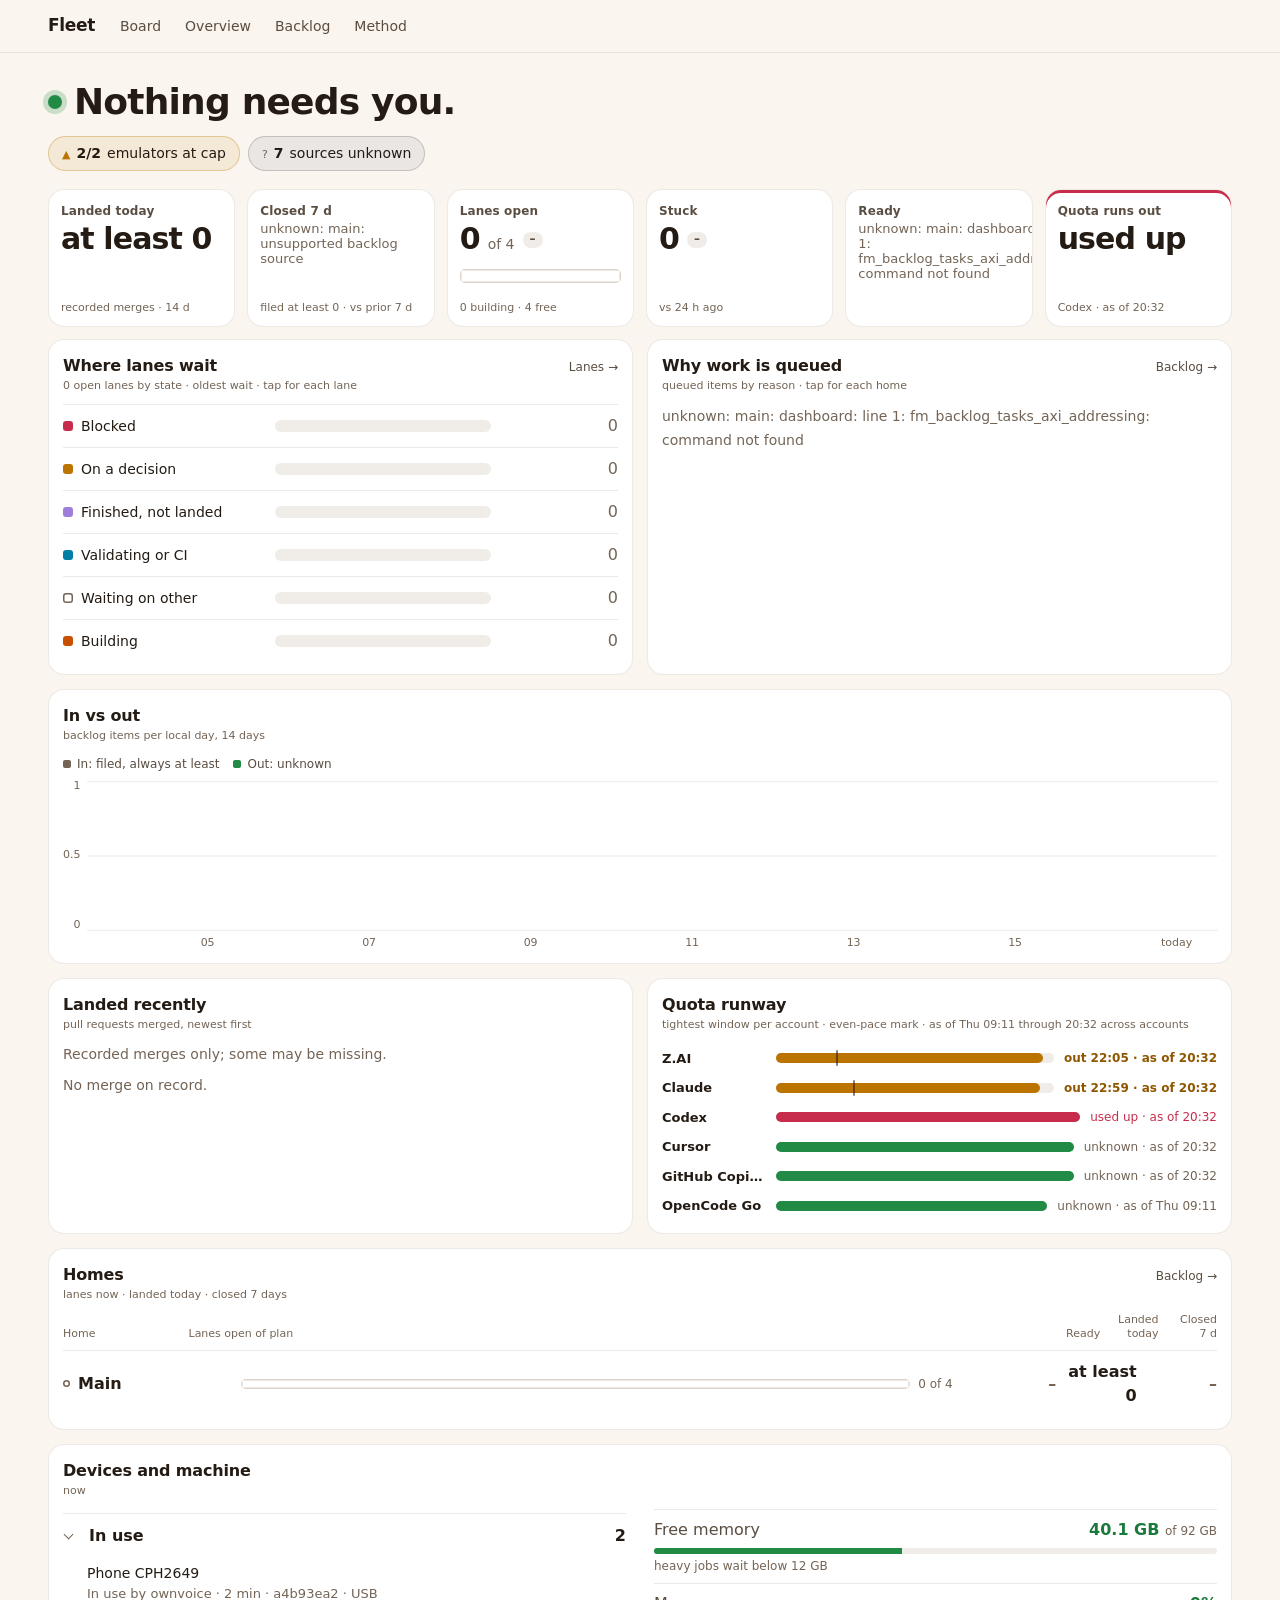
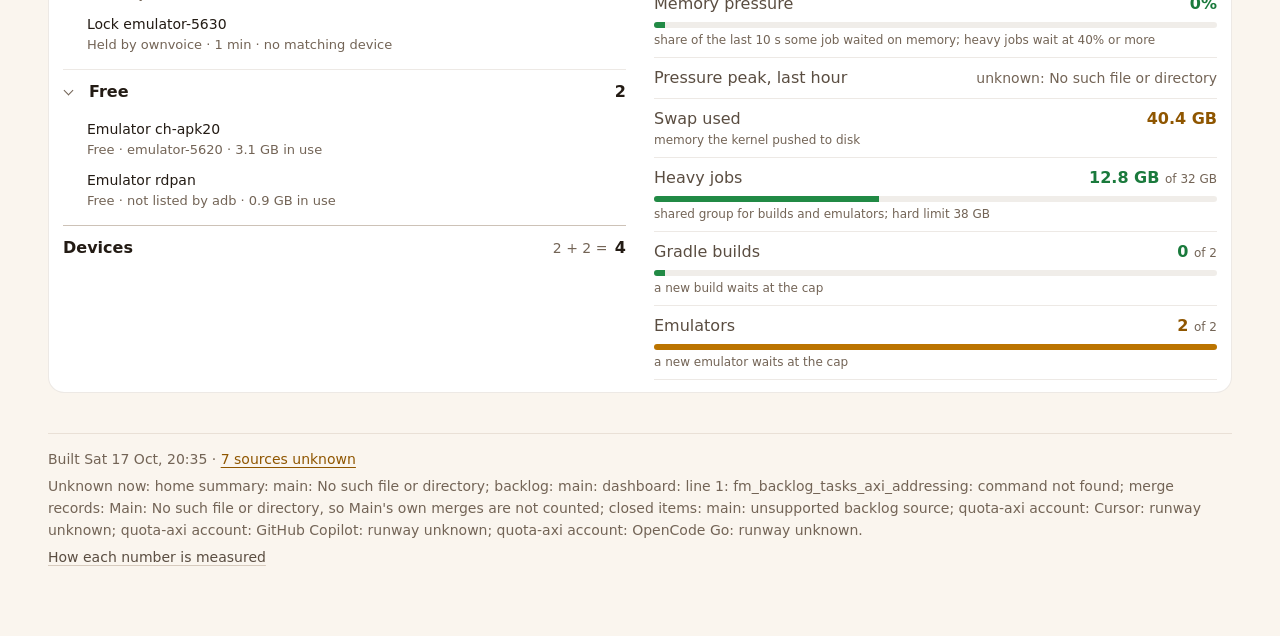
<file: .tmp-live/home/state/dashboard/index.html>
<!doctype html>
<html lang="en"><head><meta charset="utf-8"><meta name="viewport" content="width=device-width,initial-scale=1">
<meta name="color-scheme" content="light dark"><meta http-equiv="refresh" content="60">
<title>Fleet</title><style>:root{color-scheme:light dark;--bg:#faf5ee;--card:#ffffff;--text:#231b14;--text2:#5a4d41;--text3:#736456;--line:rgba(90,55,20,.11);--line2:rgba(90,55,20,.22);--bar:#4a3f36;--track:rgba(90,55,20,.09);--tick:#231b14;--acc:#c84f00;--in:#007ea6;--vio:#a07cdb;--ok:#1a7a3c;--okbar:#218a45;--warn:#8f5600;--warnbar:#bb7400;--bad:#c72c4c}@media (prefers-color-scheme:dark){:root{--bg:#15110d;--card:#201a15;--text:#f6efe7;--text2:#d4c8ba;--text3:#a89a8a;--line:rgba(255,230,200,.09);--line2:rgba(255,230,200,.18);--bar:#d8ccbf;--track:rgba(255,230,200,.09);--tick:#f5eee6;--acc:#df6c32;--in:#10a8b0;--vio:#9a7de3;--ok:#5fd394;--okbar:#3eab5e;--warn:#f5ae39;--warnbar:#f5ae39;--bad:#f0546e}}*{box-sizing:border-box}html{-webkit-text-size-adjust:100%}body{margin:0;background:var(--bg);color:var(--text);font:16px/1.5 system-ui,-apple-system,BlinkMacSystemFont,"Segoe UI",Roboto,"Helvetica Neue",Arial,sans-serif;font-variant-numeric:tabular-nums;-webkit-font-smoothing:antialiased;text-rendering:optimizeLegibility}a{color:inherit;text-decoration:none}a:hover{text-decoration:underline;text-decoration-color:var(--line2);text-underline-offset:3px}.shell{max-width:780px;margin:0 auto;padding:0 16px 40px}/* nav */.brand{display:none}.brand b{font-size:16px;font-weight:600;letter-spacing:-.01em}.stamp{display:block;font-size:12px;color:var(--text3);margin-top:2px}.nav{display:flex;gap:16px;align-items:center;border-bottom:1px solid var(--line);overflow-x:auto;scrollbar-width:none}.nav a{font-size:14px;color:var(--text2);padding:12px 0 11px;border-bottom:1.5px solid transparent;margin-bottom:-1px;white-space:nowrap}.nav a:hover{text-decoration:none;color:var(--text)}.nav a[aria-current]{color:var(--text);border-bottom-color:var(--text);font-weight:500}.side-foot{display:none}main{padding-top:14px}/* type: 12 meta, 14 small, 16 body, 20 answers, 28/36 verdicts */.label{font-size:12px;color:var(--text3);margin:0;font-weight:500}.sh{display:flex;justify-content:space-between;align-items:baseline;gap:12px;margin:0 0 4px}.sh a{font-size:12px;color:var(--text2);white-space:nowrap}h1{text-wrap:balance;font-size:28px;line-height:1.15;letter-spacing:-.022em;font-weight:650;margin:0;max-width:24ch}.lede{text-wrap:pretty;font-size:16px;color:var(--text2);margin:8px 0 0;max-width:56ch}.lede a,.inl{color:var(--text);text-decoration:underline;text-decoration-color:var(--line2);text-underline-offset:3px}h2{font-size:20px;line-height:1.3;letter-spacing:-.014em;font-weight:600;margin:0 0 10px;text-wrap:balance}.meta{display:flex;flex-wrap:wrap;align-items:center;gap:4px 14px;margin-bottom:8px;font-size:12px;color:var(--text3)}.state{display:inline-flex;align-items:center;gap:7px;font-size:14px;font-weight:500}.ok{color:var(--ok)}.warn{color:var(--warn)}.bad{color:var(--bad)}.mut{color:var(--text3)}.sub{color:var(--text2)}a.warn{text-decoration:underline;text-decoration-color:currentColor;text-underline-offset:3px;text-decoration-thickness:1px}.dot{width:7px;height:7px;border-radius:50%;background:currentColor;flex:none;display:inline-block}.dot.idle{background:none;box-shadow:inset 0 0 0 1.5px var(--text3)}.dot.warn{background:var(--warnbar)}.dot.ok{background:var(--ok)}.sections{display:grid;gap:26px;margin-top:20px}.stack{display:grid;gap:28px;align-content:start;min-width:0}section{min-width:0}.more{display:inline-block;margin-top:10px;font-size:14px;color:var(--text2)}/* key-value rows */.rows{border-top:1px solid var(--line)}.kv{display:grid;grid-template-columns:minmax(0,1fr) 48px 2.6em 6.6em;align-items:center;column-gap:10px;min-height:40px;border-bottom:1px solid var(--line)}.kv .k{color:var(--text2);white-space:nowrap;overflow:hidden;text-overflow:ellipsis}.kv .v{text-align:right;font-weight:600;white-space:nowrap;letter-spacing:-.01em}.kv .d{font-size:12px;color:var(--text3);white-space:nowrap}.kv .d.warn{color:var(--warn)}.ge{font-weight:400;color:var(--text3);margin-right:1px}.spark{display:block;width:48px;height:18px;color:var(--text3)}.wo,.wonly{display:none}.nw{white-space:nowrap}/* items: what / where / why */.item{display:grid;grid-template-columns:14px minmax(0,1fr) auto;column-gap:8px;padding:8px 0;border-bottom:1px solid var(--line);align-items:baseline}.item .dot{transform:translateY(-1px)}.item .t{font-weight:500;min-width:0;overflow-wrap:anywhere}.item .w{grid-column:2/4;font-size:14px;color:var(--text3);margin-top:1px}.item .h{font-size:14px;color:var(--text2);white-space:nowrap}.cline{display:grid;grid-template-columns:14px minmax(0,1fr);column-gap:8px;align-items:baseline;font-size:14px;color:var(--text2);padding:10px 0 0}.cline .dot{transform:translateY(-1px)}/* homes */.home{display:grid;grid-template-columns:minmax(0,1fr) repeat(3,3.4em);grid-template-areas:"n a b c" "s s s s";column-gap:6px;padding:10px 0;border-bottom:1px solid var(--line);align-items:baseline}.home.head{padding:0 0 6px;font-size:12px;color:var(--text3);line-height:1.25;align-items:end}.home .n{grid-area:n;display:flex;align-items:center;gap:9px;font-weight:550}.home .s{grid-area:s;font-size:14px;color:var(--text2);padding-left:16px;margin-top:1px}.home .f{text-align:right}.home .fa{grid-area:a}.home .fb{grid-area:b}.home .fc{grid-area:c}.home.head .s{display:none}.z{color:var(--text3)}/* lane split */.split{display:flex;height:10px;gap:2px;margin:2px 0 12px}.split i{display:block;height:100%;background:var(--bar)}.split i.l2{opacity:.6}.split i.l3{opacity:.35}.split i.wb{background:var(--warnbar)}.lane{display:grid;grid-template-columns:12px minmax(0,1fr) 2.4em;column-gap:8px;padding:8px 0;border-bottom:1px solid var(--line);align-items:baseline}.lane .sw2{width:9px;height:9px;border-radius:2px;background:var(--bar);transform:translateY(0)}.lane .sw2.l2{opacity:.6}.lane .sw2.l3{opacity:.35}.lane .sw2.wb{background:var(--warnbar)}.lane .c{text-align:right;font-weight:600}.lane .w{grid-column:2/4;font-size:14px;color:var(--text3)}.lane.tot{border-bottom:0;border-top:1px solid var(--line2);margin-top:-1px}.lane.tot .k{font-weight:600}.split i.ol,.sw2.ol{background:none;box-shadow:inset 0 0 0 1.5px var(--text3)}/* grouped lists: switch, collapsible groups, visible sum */.gsw{display:flex;align-items:center;gap:10px;margin:18px 0 0;font-size:12px;color:var(--text3)}.seg{display:inline-flex;gap:2px;padding:2px;border:1px solid var(--line2);border-radius:8px}.seg a{padding:4px 11px;border-radius:6px;color:var(--text2);white-space:nowrap;line-height:1.4}.seg a:hover{text-decoration:none;color:var(--text)}.seg a[aria-current]{background:var(--track);color:var(--text);font-weight:600}.gl{border-top:1px solid var(--line)}details.g{border-bottom:1px solid var(--line)}details.g>summary{list-style:none;cursor:pointer;display:grid;grid-template-columns:16px minmax(0,1fr) auto;grid-template-areas:"cv gn gc" ". gs gs";column-gap:8px;align-items:baseline;padding:10px 0}details.g>summary::-webkit-details-marker{display:none}.cv{grid-area:cv;align-self:start;height:24px;display:flex;align-items:center}.cv::before{content:"";width:6px;height:6px;border-right:1.5px solid var(--text3);border-bottom:1.5px solid var(--text3);transform:translate(2px,-2px) rotate(45deg)}details.g:not([open]) .cv::before{transform:translate(0,0) rotate(-45deg)}details.g[open] .gs.cl{display:none}.gn{grid-area:gn;font-weight:600}.gn .sw2{display:inline-block;width:9px;height:9px;border-radius:2px;background:var(--bar);margin-right:9px;vertical-align:0}.gn .sw2.l3{opacity:.35}.gn .sw2.wb{background:var(--warnbar)}.gn .sw2.ol{background:none}.gn .sw2.no{visibility:hidden}.gc{grid-area:gc;font-weight:600;text-align:right}.gs{grid-area:gs;font-size:14px;color:var(--text3)}.gb{padding:0 0 10px 24px;font-size:14px}.gr{display:grid;grid-template-columns:6.5em minmax(0,1fr) 2.4em;column-gap:12px;align-items:baseline;padding:3px 0}.gr .n{color:var(--text)}.gr .w{color:var(--text3)}.gr .c{grid-column:3;text-align:right;color:var(--text2)}.gr.st .n{grid-column:1/3}.gr .sw2{display:inline-block;width:8px;height:8px;border-radius:2px;background:var(--bar);margin-right:9px}.gr .sw2.l3{opacity:.35}.gr .sw2.wb{background:var(--warnbar)}.gr .sw2.ol{background:none}.gr.dv{grid-template-columns:minmax(0,1fr)}.homes.nl .home{grid-template-columns:minmax(0,1fr) repeat(2,3.4em);grid-template-areas:"n b c" "s s s"}.gtot{display:flex;justify-content:space-between;align-items:baseline;gap:12px;padding:10px 0 0;border-top:1px solid var(--line2);margin-top:-1px}.gtot .k{font-weight:600}.gtot .sum{font-size:14px;color:var(--text3);white-space:nowrap}.gtot .sum b{font-size:16px;color:var(--text);font-weight:600;margin-left:3px}.ks{display:block;font-size:12px;color:var(--text3);line-height:1.3}.kv .k.span{grid-column:1/3;padding:4px 0}/* tables */table{width:100%;border-collapse:collapse}th{font-size:12px;font-weight:500;color:var(--text3);text-align:right;padding:0 0 6px 8px;vertical-align:bottom;line-height:1.25}th:first-child,td:first-child{text-align:left;padding-left:0}td{text-align:right;padding:9px 0 9px 8px;border-top:1px solid var(--line)}tbody tr:last-child td{border-bottom:1px solid var(--line)}tfoot td{font-weight:600;border-top:1px solid var(--line2);border-bottom:0}td.l,th.l{text-align:left}td .bf,th.bfc,td.bfc{display:none}.tt td{vertical-align:top}.tt td:first-child{color:var(--text)}.tt td.l{color:var(--text2);font-size:14px}.tt th.l{width:46%}/* totals equation */.eq{display:flex;flex-wrap:wrap;align-items:flex-end;gap:6px 14px;border-top:1px solid var(--line);border-bottom:1px solid var(--line);padding:12px 0}.eq div span{display:block;font-size:12px;color:var(--text3)}.eq div b{display:block;font-size:20px;font-weight:600;letter-spacing:-.015em;line-height:1.3}.eq .op{font-size:20px;color:var(--text3);line-height:1.3}.eq small{font-size:14px;font-weight:400;color:var(--text2)}/* charts */.chart svg{display:block;width:100%;height:120px}.cols{display:grid;text-align:center;font-size:12px;color:var(--text3);border-top:1px solid var(--line2);padding-top:6px}.cols b{display:block;font-size:14px;font-weight:600;color:var(--text)}.cols i{font-style:normal}.legend{display:flex;flex-wrap:wrap;gap:6px 16px;font-size:14px;color:var(--text2);margin:0 0 10px}.sw{display:inline-block;width:10px;height:10px;border-radius:2px;margin-right:6px;vertical-align:-1px}.sw.f{background:var(--bar)}.sw.o{box-shadow:inset 0 0 0 1.5px var(--text2)}.note{font-size:14px;color:var(--text3);margin:10px 0 0;max-width:62ch}.unk{display:flex;justify-content:space-between;gap:12px;padding:10px 0;border-bottom:1px solid var(--line);color:var(--text2)}.unk b{font-weight:500;color:var(--text3)}/* feed */.feed .item{grid-template-columns:3.4em minmax(0,1fr) auto}.feed.nt .item{grid-template-columns:minmax(0,1fr) auto}.feed.nt .item .w{grid-column:1/3}.feed .tm{font-size:14px;color:var(--text3)}/* quota */.acct{padding:14px 0 16px;border-bottom:1px solid var(--line)}.acct:first-child{border-top:1px solid var(--line)}.acct-h{display:flex;justify-content:space-between;align-items:baseline;gap:4px 12px;flex-wrap:wrap}.acct-h b{font-weight:600}.acct-h .r{font-size:14px;font-weight:500}.acct-meta{font-size:14px;color:var(--text3);margin-top:1px}.win{display:grid;grid-template-columns:minmax(0,1fr) 3.2em;grid-template-areas:"l p" "b b" "x x";column-gap:10px;margin-top:12px}.win .l{grid-area:l;font-size:14px;color:var(--text2)}.win .p{grid-area:p;text-align:right;font-weight:600}.win svg{grid-area:b;display:block;width:100%;height:12px;margin:4px 0 2px;overflow:visible}.win .x{grid-area:x;font-size:12px;color:var(--text3)}.meter .tr{fill:var(--track)}.meter .fi{fill:var(--bar)}.meter .fi.w{fill:var(--warnbar)}.meter .fi.m{fill:var(--text3);opacity:.55}.meter .tk{stroke:var(--tick);stroke-width:1.5}.users{font-size:14px;color:var(--text3);margin-top:12px}.users b{font-weight:500;color:var(--text2)}.two table{margin-top:22px}.grp{font-size:12px;color:var(--text3);font-weight:500;margin:16px 0 4px}.grp:first-of-type{margin-top:0}footer{margin-top:40px;padding-top:14px;border-top:1px solid var(--line);font-size:14px;color:var(--text3);line-height:1.6}footer p{margin:0 0 4px}footer a{color:var(--text2);text-decoration:underline;text-decoration-color:var(--line2);text-underline-offset:3px}@media (min-width:600px){ main{padding-top:24px} h1{font-size:36px} .sections{gap:36px;margin-top:28px} .stack{gap:36px} .kv{grid-template-columns:minmax(0,1fr) 72px 2.8em 13em;column-gap:16px;min-height:44px} .spark{width:72px;height:22px} .wo{display:inline}.wonly{display:block} .item .w{grid-column:2/3} .feed.nt .item .w{grid-column:1/2} .home{grid-template-columns:9em minmax(0,1fr) repeat(3,4.6em);grid-template-areas:"n s a b c";column-gap:12px} .home .s{padding-left:0;margin-top:0} .home.head .s{display:block;visibility:hidden} td .bf{display:block;margin:0 auto} th.bfc,td.bfc{display:table-cell;width:42%} th.bfc{text-align:center} .chart svg{height:140px} details.g>summary{grid-template-columns:16px auto minmax(0,1fr) auto;grid-template-areas:"cv gn gs gc";column-gap:10px} .homes.nl .home{grid-template-columns:9em minmax(0,1fr) repeat(2,4.6em);grid-template-areas:"n s b c"}}@media (max-width:1099px){ .ov>.stack{display:contents} .a-out{order:1}.a-slow{order:2}.a-lanes{order:3}.a-homes{order:4}.a-dev{order:5}}@media (min-width:1100px){ .shell{max-width:1312px;padding:0 48px 64px} main{padding-top:28px} .hero .meta{display:none} .sections{grid-template-columns:repeat(2,minmax(0,1fr));gap:52px 72px;margin-top:44px} .sections .wide{grid-column:1/-1} .stack{gap:52px} .accts{display:grid;grid-template-columns:repeat(2,minmax(0,1fr));column-gap:72px} .acct:nth-child(2){border-top:1px solid var(--line)} .two{display:grid;grid-template-columns:minmax(0,1fr) minmax(0,1fr);column-gap:72px;align-items:start} .two table{margin-top:0!important} .kv{grid-template-columns:minmax(0,1fr) 64px 2.8em 10.5em} .home{grid-template-columns:9em minmax(0,30em) repeat(3,minmax(4.6em,1fr))} .homes.nl .home{grid-template-columns:9em minmax(0,30em) repeat(2,minmax(4.6em,1fr))}}/* phase 2: grafts and live-only pieces */.unkv{color:var(--text3);font-weight:400;font-size:14px}.trust{margin-top:0}.trust a{color:var(--text2)}.trust a.warn{color:var(--warn)}.strip{display:flex;height:12px;gap:2px;margin:2px 0 8px}.strip i{flex:1;border-radius:2px;background:var(--bar)}.strip i.st{background:var(--warnbar)}.strip i.fr{background:none;box-shadow:inset 0 0 0 1.5px var(--line2)}.sw.mv{background:var(--bar)}.sw.st{background:var(--warnbar)}.sw.fr{box-shadow:inset 0 0 0 1.5px var(--line2)}.gr .n{min-width:0;overflow:hidden;text-overflow:ellipsis}.gb .gr{grid-template-columns:minmax(0,1fr) auto 2.4em}.gb .gr .w{font-size:13px;text-align:right}@media (max-width:599px){.gb .gr{grid-template-columns:minmax(0,1fr) 2.4em}.gb .gr .w{grid-column:1/-1;grid-row:2;text-align:left}}.iol{border-top:1px solid var(--line)}.iob{display:grid;grid-template-columns:6em minmax(0,1fr);grid-template-areas:"lab bars" ". nums";column-gap:12px;padding:10px 0;border-bottom:1px solid var(--line)}.iob .lab{grid-area:lab;color:var(--text2)}.iob .bars{grid-area:bars;display:grid;gap:4px;align-content:center}.iob .nums{grid-area:nums;font-size:13px;color:var(--text3)}.io{display:block;height:9px;border-radius:2px;min-width:0}.io.out{background:var(--bar)}.io.in{box-shadow:inset 0 0 0 1.5px var(--text2)}.iol+.legend{margin-top:10px}.ro{display:grid;grid-template-columns:auto minmax(0,1fr);column-gap:12px;padding:10px 0;border-bottom:1px solid var(--line);align-items:baseline}.ro>b{font-size:20px;font-weight:600;letter-spacing:-.015em}.ro .rn{font-size:14px;color:var(--text2)}.ro .rn b{color:var(--text)}.ro .bar,.mm .bar{grid-column:1/-1;display:block;height:6px;background:var(--track);border-radius:3px;margin:6px 0 3px;overflow:hidden}.ro .bar i,.mm .bar i{display:block;height:100%;background:var(--bar)}.ro .bar i.w,.mm .bar i.warn{background:var(--warnbar)}.mm .bar i.bad{background:var(--bad)}.ro small,.mm small{grid-column:1/-1;font-size:12px;color:var(--text3)}.mach{margin-top:18px}.mm{display:grid;grid-template-columns:minmax(0,1fr) auto;column-gap:12px;padding:8px 0;border-bottom:1px solid var(--line);align-items:baseline}.mm:first-child{border-top:1px solid var(--line)}.mm>span{color:var(--text2)}.mm>b{font-weight:600}.mm>b small{font-size:12px;font-weight:400;color:var(--text3);grid-column:auto}.xl{display:none}.sm{font-size:13px}@media (min-width:1100px){.xl{display:block}.trust{margin-top:6px}}.gb .gr.st{display:block;padding:5px 0}.gb .gr.st .n{display:block;white-space:normal}.gb .gr.st .w{display:block;text-align:left;grid-column:auto}.kv .ks{white-space:normal}.kv .k.wide{grid-column:1/3}.kv .dw{display:block;white-space:normal;line-height:1.3}.item.feed{grid-template-columns:4.2em minmax(0,1fr) auto}.item.feed .tm{white-space:nowrap}.item.feed .w{display:-webkit-box;-webkit-line-clamp:2;-webkit-box-orient:vertical;overflow:hidden}.item.feed .tm{font-size:14px;color:var(--text3)}/* visual-first: cards, tiles and charts */.c-ok{--c:var(--okbar)}.c-warn{--c:var(--warnbar)}.c-bad{--c:var(--bad)}.c-in{--c:var(--in)}.c-out{--c:var(--acc)}.c-vio{--c:var(--vio)}.c-mut{--c:var(--text3)}.hero.ov h1{display:flex;align-items:center;gap:12px;max-width:none}.hd{width:14px;height:14px;border-radius:50%;background:var(--c);flex:none;box-shadow:0 0 0 5px color-mix(in srgb,var(--c) 22%,transparent)}.tiles{display:grid;grid-template-columns:repeat(2,minmax(0,1fr));gap:10px;margin-top:18px}.tile{display:flex;flex-direction:column;min-width:0;background:var(--card);border:1px solid var(--line);border-radius:16px;padding:12px 12px 10px;color:inherit;position:relative;overflow:hidden}.tile:hover{text-decoration:none;border-color:var(--line2)}.tile.t-warn{box-shadow:inset 0 3px 0 var(--warnbar)}.tile.t-bad{box-shadow:inset 0 3px 0 var(--bad)}.tl{font-size:12px;font-weight:600;color:var(--text2);letter-spacing:.01em}.tv{display:flex;align-items:baseline;flex-wrap:wrap;gap:4px 8px;font-size:30px;font-weight:700;letter-spacing:-.03em;line-height:1.15;margin:2px 0 4px}.tv small{font-size:14px;font-weight:500;color:var(--text3);letter-spacing:0}.tv .unkv{font-size:13px;letter-spacing:0}.okv{color:var(--ok)}.dl{font-size:12px;font-weight:600;letter-spacing:0;padding:1px 7px;border-radius:999px;background:var(--track);color:var(--text2);white-space:nowrap}.dl.up{color:var(--ok);background:color-mix(in srgb,var(--ok) 14%,transparent)}.dl.down{color:var(--warn);background:color-mix(in srgb,var(--warnbar) 16%,transparent)}.ta{font-size:11px;line-height:1.35;color:var(--text3);margin-top:auto;padding-top:6px}.tc{flex-basis:100%;font-size:12px;font-weight:500;letter-spacing:0;color:var(--text3)}.mini b{font-weight:600;color:var(--text)}.tsp.ok .ln{stroke:var(--okbar)}.tsp.ok .ar{fill:var(--okbar)}.tsp.warn .ln{stroke:var(--warnbar)}.tsp.warn .ar{fill:var(--warnbar)}.tsp.bad .ln{stroke:var(--bad)}.tsp.bad .ar{fill:var(--bad)}.gauge+.mini,.tv:has(.gauge)+.mini{margin-top:6px}.mini+.tsp{margin-top:6px}.tsp{display:block;width:100%;height:34px}.tsp .ln{fill:none;stroke-width:2;stroke-linejoin:round}.tsp .ar{stroke:none;opacity:.16}.tsp.out .ln{stroke:var(--acc)}.tsp.out .ar{fill:var(--acc)}.tsp.in .ln{stroke:var(--in)}.tsp.in .ar{fill:var(--in)}.hit{fill:transparent}.donut{width:84px;height:84px;display:block;margin:2px 0}.donut,.gauge{letter-spacing:0}.donut circle{fill:none;stroke-width:4.2;stroke:var(--c)}.donut .tr{stroke:var(--track)}.donut .dc,.gauge .dc{font-size:9px;font-weight:700;fill:var(--text);text-anchor:middle;letter-spacing:-.3px}.donut .ds,.gauge .ds{font-size:4.2px;font-weight:500;letter-spacing:0;fill:var(--text3);text-anchor:middle}.tv:has(.donut),.tv:has(.gauge){margin:0}.gauge{width:110px;height:64px;display:block}.gauge path{fill:none;stroke-width:4.6;stroke-linecap:round;stroke:var(--c)}.gauge .tr{stroke:var(--track)}.gauge .dc{font-size:10px}.mini{display:flex;flex-wrap:wrap;gap:2px 10px;font-size:12px;color:var(--text2)}.mini span{display:inline-flex;align-items:center;gap:5px;white-space:nowrap}.mini i.free{background:none;box-shadow:inset 0 0 0 1.5px var(--line2)}.mini i,.lg i{width:8px;height:8px;border-radius:2px;background:var(--c);display:inline-block;flex:none}.sb{display:flex;gap:2px;height:10px;border-radius:5px;overflow:hidden;margin:4px 0}.sb.big{height:14px;margin:8px 0 6px}.sb i{display:block;min-width:3px;background:var(--c)}.sb i.free,.lg i.free{background:none;box-shadow:inset 0 0 0 1.5px var(--line2)}.s-building{--c:var(--acc)}.s-validating{--c:var(--in)}.s-finished{--c:var(--vio)}.s-waiting{--c:var(--text3)}.s-decision{--c:var(--warnbar)}.s-blocked{--c:var(--bad)}.k.out{--c:var(--acc)}.k.in{--c:var(--in)}.k.y{opacity:.55}.k.p50{--c:var(--acc)}.k.p85{--c:var(--vio)}.k.ok{--c:var(--okbar)}.k.bad{--c:var(--bad)}.k.mut{--c:var(--text3)}.lg{display:flex;flex-wrap:wrap;gap:4px 14px;font-size:12px;color:var(--text2);margin:2px 0 8px}.lg span{display:inline-flex;align-items:center;gap:6px;white-space:nowrap}.lg .k.y{opacity:1}.lg .k.y i,.lg i.k.y{opacity:.5}.cards{display:grid;gap:12px;margin-top:12px}.card{background:var(--card);border:1px solid var(--line);border-radius:16px;padding:14px 14px 12px;min-width:0}.ch{display:flex;justify-content:space-between;align-items:baseline;gap:10px}.ch h3{font-size:16px;font-weight:650;letter-spacing:-.01em;margin:0}.cm{font-size:12px;color:var(--text2);white-space:nowrap}.cw{font-size:11px;color:var(--text3);margin:0 0 10px}.cf{display:grid;grid-template-columns:auto minmax(0,1fr);column-gap:6px}.ya{display:flex;flex-direction:column;justify-content:space-between;height:var(--ch);font-size:11px;color:var(--text3);text-align:right;line-height:1;margin-top:-1px}.pl svg{display:block;width:100%;height:var(--ch);overflow:visible}.xa{display:grid;font-size:11px;color:var(--text3);margin-top:4px}.xa span{text-align:center;white-space:nowrap}.gl{stroke:var(--line);stroke-width:1}.ln{fill:none;stroke-width:2.5;stroke-linejoin:round;stroke-linecap:round}.ln.out{stroke:var(--acc)}.ln.in{stroke:var(--in)}.ln.y{stroke-width:1.6;stroke-dasharray:5 4;opacity:.7}.ln.p50{stroke:var(--acc)}.ln.p85{stroke:var(--vio);stroke-dasharray:6 4}.now{stroke:var(--text3);stroke-width:1;stroke-dasharray:2 3}.b.out{fill:var(--acc)}.b.in{fill:var(--in);opacity:.85}.hbs{display:grid;grid-template-columns:repeat(2,minmax(0,1fr));gap:6px 16px}.hb{display:grid;grid-template-columns:minmax(0,1fr) auto;align-items:baseline;color:inherit;padding:4px 0}.hb:hover{text-decoration:none}.hb .hn{font-size:13px;font-weight:600;white-space:nowrap;overflow:hidden;text-overflow:ellipsis}.hb .hv{font-size:14px;font-weight:700}.hb .hv small{font-size:11px;color:var(--text3);font-weight:500}.hb .sb{grid-column:1/-1;height:8px;margin:3px 0 0}.qb{display:grid;grid-template-columns:6.5em minmax(0,1fr) auto;align-items:center;gap:10px;padding:5px 0}.qn{font-size:13px;font-weight:600;white-space:nowrap;overflow:hidden;text-overflow:ellipsis}.qt{position:relative;height:10px;border-radius:5px;background:var(--track)}.qt i{position:absolute;inset:0 auto 0 0;border-radius:5px;background:var(--c)}.qt b{position:absolute;top:-3px;bottom:-3px;width:2px;margin-left:-1px;background:var(--tick);opacity:.55;border-radius:1px}.qr{font-size:12px;white-space:nowrap;text-align:right;min-width:6.5em}.qr.warn{font-weight:600}.sps{display:grid}.sp{display:grid;grid-template-columns:4.8em minmax(0,1fr) 3.4em 4.6em;align-items:center;gap:8px;padding:7px 0;border-top:1px solid var(--line);color:inherit}.sp:hover{text-decoration:none;background:var(--track)}.sp.sph{font-size:11px;color:var(--text3);border-top:0;padding-top:0}.sp.sph span:nth-child(n+3){text-align:right}.chip{font-size:11px;font-weight:700;text-align:center;padding:2px 0;border-radius:999px;color:var(--c);background:color-mix(in srgb,var(--c) 17%,transparent);white-space:nowrap}.sp .spw{font-size:13.5px;line-height:1.3;min-width:0}.sp .sn{font-size:15px;text-align:right}.sp .sa{font-size:12px;color:var(--text3);text-align:right;white-space:nowrap}.okn{color:var(--ok)}.card .gl,.card table{margin-top:4px}@media (min-width:600px){ .tiles{grid-template-columns:repeat(3,minmax(0,1fr));gap:12px}}@media (min-width:900px){ .cards{grid-template-columns:repeat(2,minmax(0,1fr));gap:14px} .cards .wide{grid-column:1/-1}}@media (min-width:1100px){ .tiles{grid-template-columns:repeat(6,minmax(0,1fr))}}.xa.xp{position:relative;display:block;height:1.3em}.xa.xp span{position:absolute;transform:translateX(-50%)}.xa.xp span:first-child{transform:none}.xa.xp span:last-child{transform:translateX(-100%)}.mm .bar i.ok{background:var(--okbar)}@media (min-width:600px){.devm{display:grid;grid-template-columns:minmax(0,1fr) minmax(0,1fr);column-gap:28px;align-items:start}.devm .mach{margin-top:0}}.sections section{background:var(--card);border:1px solid var(--line);border-radius:16px;padding:14px 14px 12px}.sections .stack{gap:12px}.sections{gap:12px}.io.out{background:var(--acc)}.io.in{box-shadow:inset 0 0 0 1.5px var(--in)}.legend .sw.f{background:var(--acc)}.legend .sw.o{box-shadow:inset 0 0 0 1.5px var(--in);background:none}@media (min-width:600px){.sections,.sections .stack{gap:14px}}@media (min-width:1100px){.sections{gap:16px}.sections .stack{gap:16px}}/* v4: top tabs, chips, bars on one scale, homes, definitions */.top{position:sticky;top:0;z-index:5;background:var(--bg);border-bottom:1px solid var(--line)}.topi{max-width:780px;margin:0 auto;padding:0 16px;display:flex;align-items:center;gap:6px 14px;min-height:52px;flex-wrap:wrap}.brand{display:block;font-size:17px;font-weight:750;letter-spacing:-.02em}.top .nav{border:0;gap:2px;flex:1}.top .nav a{padding:7px 11px;margin:0;border:0;border-radius:9px}.top .nav a[aria-current]{background:var(--track);color:var(--text);font-weight:600}.stamp{margin:0}.age{font-size:12px;font-weight:600;padding:4px 10px;border-radius:999px;background:var(--track);white-space:nowrap}.age::before{content:"● "}.age.ok{color:var(--ok)}.age.warn{color:var(--warn)}.age.bad{color:var(--bad)}.chips{display:flex;flex-wrap:wrap;gap:8px;margin-top:14px}.chip2{display:inline-flex;align-items:baseline;gap:6px;padding:6px 13px;border-radius:999px;font-size:14px;background:color-mix(in srgb,var(--c) 16%,var(--card));border:1px solid color-mix(in srgb,var(--c) 30%,transparent);color:var(--text);white-space:nowrap}.chip2:hover{text-decoration:none;background:color-mix(in srgb,var(--c) 26%,var(--card))}.chip2 i{font-style:normal;font-size:11px;color:var(--c)}.chip2 b{font-weight:700}.chip2 small{font-size:12px;color:var(--text2)}.tsp .ln{stroke:var(--text2)}.t-bad .tsp .ln{stroke:var(--bad)}.t-warn .tsp .ln{stroke:var(--warnbar)}.tile .sb.big{margin:8px 0 4px}.tv .dl{align-self:center}.b.out{fill:var(--okbar)}.b.in{fill:var(--text3);opacity:.75}.b.in.fl,.b.out.fl{opacity:.35}.k.out{--c:var(--okbar)}.k.in{--c:var(--text3)}.hbr{border-top:1px solid var(--line)}.hbr>summary,div.hbr{list-style:none;display:grid;grid-template-columns:12.5rem minmax(0,1fr) 7.2em;align-items:center;gap:12px;padding:9px 0}.hbr>summary{cursor:pointer}.hbr>summary::-webkit-details-marker{display:none}.hbl{font-size:14px;display:flex;align-items:center;gap:8px;white-space:nowrap}.hbl .sw2{width:10px;height:10px;border-radius:3px;background:var(--c);flex:none}.hbt{height:12px;border-radius:6px;background:var(--track);overflow:hidden}.hbt i{display:block;height:100%;background:var(--c);border-radius:6px}.hbv{text-align:right;font-size:13px;white-space:nowrap}.hbv b{font-size:16px;font-weight:700}.hbv small{color:var(--text3);font-size:12px;margin-left:2px}.hbv.z b{color:var(--text3);font-weight:500}details.hbr[open]>summary .hbl{font-weight:600}.hbr .gb{padding:0 0 10px 18px}i.s-waiting,.hbl .sw2.s-waiting{background:none;box-shadow:inset 0 0 0 1.5px var(--text3)}.hbr+.gtot{margin-top:0}.hrs{display:grid}.hr{display:grid;grid-template-columns:minmax(0,10.5em) minmax(0,1fr) repeat(3,4.4em);gap:10px;align-items:center;padding:9px 0;border-top:1px solid var(--line)}.hr.hh{font-size:11px;line-height:1.25;color:var(--text3);border-top:0;padding-top:0;align-items:end}.hname{display:flex;align-items:center;flex-wrap:wrap;gap:0 8px;min-width:0}.hname b{font-weight:600}.hname small{flex-basis:100%;padding-left:15px;font-size:12px;color:var(--warn)}.hst{display:grid;grid-template-columns:minmax(0,1fr) 3.6em;gap:8px;align-items:center}.hsc>span{display:block}.hst .sb{margin:0}.hst small{font-size:12px;color:var(--text3);white-space:nowrap}.hn{text-align:right;font-weight:600}.hr.hh .hn{font-weight:500}.qn{white-space:nowrap}.tile .qt{display:block;margin:12px 0 6px}.qt.unk{background:none;outline:1.5px dashed var(--line2);outline-offset:-1.5px}.qr.ok,.qr.mut{color:var(--text3)}.qr.bad{color:var(--bad)}.qr.warn{color:var(--warn)}.defs{display:grid;gap:4px 32px}.def{scroll-margin-top:72px;border-top:1px solid var(--line);padding:12px 0 8px}.def:first-child{border-top:0}.def:target{outline:2px solid var(--acc);outline-offset:4px;border-radius:6px}.def h3{margin:0 0 6px;font-size:16px}.def dl{display:grid;grid-template-columns:4.6em minmax(0,1fr);gap:3px 12px;margin:0;font-size:14px}.def dt{color:var(--text3)}.def dd{margin:0;color:var(--text2)}footer .trust a{color:var(--warn)}@media (max-width:519px){.hbr>summary,div.hbr{grid-template-columns:minmax(0,1fr) auto}.hbt{grid-column:1/-1;grid-row:2}.hr{grid-template-columns:minmax(0,1fr) repeat(3,3.6em)}.hst{grid-column:1/-1;grid-row:2}.hr.hh>span:nth-child(2){display:none}}@media (min-width:900px){.defs{grid-template-columns:repeat(2,minmax(0,1fr))}.def:nth-child(2){border-top:0}}@media (min-width:1100px){.topi{max-width:1312px;padding:0 48px}}.ctl{position:absolute;opacity:0;pointer-events:none}.actl{display:flex;flex-wrap:wrap;gap:8px;margin:12px 0 4px}.actl .seg label{display:inline-flex;align-items:center;min-height:36px;padding:8px 11px;border-radius:6px;color:var(--text2);cursor:pointer;white-space:nowrap;font-size:14px}.ktag{display:inline-block;margin-right:6px;padding:0 5px;border:1px solid var(--line2);border-radius:5px;font-size:12px;font-weight:400;color:var(--text2);white-space:nowrap}.rows.asks{display:flex;flex-direction:column}.rows.asks .item{order:var(--n)}#as-old:checked ~ .rows.asks .item{order:var(--o)}#at-yn:checked ~ .rows.asks .item:not(.k-yn),#at-pick:checked ~ .rows.asks .item:not(.k-pick),#at-approval:checked ~ .rows.asks .item:not(.k-approval){display:none}#as-new:checked ~ .actl label[for=as-new]{background:var(--track);color:var(--text);font-weight:600}#as-new:focus-visible ~ .actl label[for=as-new]{outline:2px solid var(--acc);outline-offset:2px}#as-old:checked ~ .actl label[for=as-old]{background:var(--track);color:var(--text);font-weight:600}#as-old:focus-visible ~ .actl label[for=as-old]{outline:2px solid var(--acc);outline-offset:2px}#at-all:checked ~ .actl label[for=at-all]{background:var(--track);color:var(--text);font-weight:600}#at-all:focus-visible ~ .actl label[for=at-all]{outline:2px solid var(--acc);outline-offset:2px}#at-yn:checked ~ .actl label[for=at-yn]{background:var(--track);color:var(--text);font-weight:600}#at-yn:focus-visible ~ .actl label[for=at-yn]{outline:2px solid var(--acc);outline-offset:2px}#at-pick:checked ~ .actl label[for=at-pick]{background:var(--track);color:var(--text);font-weight:600}#at-pick:focus-visible ~ .actl label[for=at-pick]{outline:2px solid var(--acc);outline-offset:2px}#at-approval:checked ~ .actl label[for=at-approval]{background:var(--track);color:var(--text);font-weight:600}#at-approval:focus-visible ~ .actl label[for=at-approval]{outline:2px solid var(--acc);outline-offset:2px}</style></head>
<body><header class="top"><div class="topi"><b class="brand">Fleet</b><nav class="nav" aria-label="Pages"><a href="./">Board</a><a href="/#/overview">Overview</a><a href="backlog">Backlog</a><a href="measure">Method</a></nav><span class="stamp"><!--age--></span></div></header>
<div class="shell"><main>
<div class="hero ov">
<h1><span class="hd c-ok"></span>Nothing needs you.</h1>

<div class="chips"><a class="chip2 c-warn" href="#devices" title="2/2 emulators at cap · the next one queues"><i>▲</i><b>2/2</b> emulators at cap</a><a class="chip2 c-mut" href="measure#unknown" title="home summary: main: No such file or directory; backlog: main: dashboard: line 1: fm_backlog_tasks_axi_addressing: command not found; merge records: Main: No such file or directory, so Main&#x27;s own merges are not counted; closed items: main: unsupported backlog source; quota-axi account: Cursor: runway unknown; quota-axi account: GitHub Copilot: runway unknown; quota-axi account: OpenCode Go: runway unknown"><i>?</i><b>7</b> sources unknown</a></div>
</div>
<div class="tiles"><a class="tile" href="measure#m-landed"><span class="tl">Landed today</span><span class="tv">at least 0</span><svg class="tsp" viewBox="0 0 1000 40" preserveAspectRatio="none" aria-hidden="true"><rect class="b out fl" x="10" y="40.0" width="51" height="0.0" vector-effect="non-scaling-stroke"/><rect class="b out fl" x="81" y="40.0" width="51" height="0.0" vector-effect="non-scaling-stroke"/><rect class="b out fl" x="153" y="40.0" width="51" height="0.0" vector-effect="non-scaling-stroke"/><rect class="b out fl" x="224" y="40.0" width="51" height="0.0" vector-effect="non-scaling-stroke"/><rect class="b out fl" x="296" y="40.0" width="51" height="0.0" vector-effect="non-scaling-stroke"/><rect class="b out fl" x="367" y="40.0" width="51" height="0.0" vector-effect="non-scaling-stroke"/><rect class="b out fl" x="439" y="40.0" width="51" height="0.0" vector-effect="non-scaling-stroke"/><rect class="b out fl" x="510" y="40.0" width="51" height="0.0" vector-effect="non-scaling-stroke"/><rect class="b out fl" x="581" y="40.0" width="51" height="0.0" vector-effect="non-scaling-stroke"/><rect class="b out fl" x="653" y="40.0" width="51" height="0.0" vector-effect="non-scaling-stroke"/><rect class="b out fl" x="724" y="40.0" width="51" height="0.0" vector-effect="non-scaling-stroke"/><rect class="b out fl" x="796" y="40.0" width="51" height="0.0" vector-effect="non-scaling-stroke"/><rect class="b out fl" x="867" y="40.0" width="51" height="0.0" vector-effect="non-scaling-stroke"/><rect class="b out fl" x="939" y="40.0" width="51" height="0.0" vector-effect="non-scaling-stroke"/></svg><span class="ta">recorded merges · 14 d</span></a><a class="tile" href="measure#m-closed"><span class="tl">Closed 7 d</span><span class="tv"><span class="unkv">unknown: main: unsupported backlog source</span></span><span class="ta">filed at least 0 · vs prior 7 d</span></a><a class="tile" href="measure#m-lanes"><span class="tl">Lanes open</span><span class="tv">0<small>of 4</small><span class="dl">–</span></span><div class="sb big"><i class="free" style="flex:4" title="4 free"></i></div><span class="ta">0 building · 4 free</span></a><a class="tile" href="measure#m-stuck"><span class="tl">Stuck</span><span class="tv">0<span class="dl">–</span></span><div class="sb big"></div><span class="ta">vs 24 h ago</span></a><a class="tile" href="measure#m-ready"><span class="tl">Ready</span><span class="tv"><span class="unkv">unknown: main: dashboard: line 1: fm_backlog_tasks_axi_addressing: command not found</span></span><span class="ta"></span></a><a class="tile t-bad" href="measure#m-quota"><span class="tl">Quota runs out</span><span class="tv">used up</span><span class="ta">Codex · as of 20:32</span></a></div>
<div class="cards">
<section class="card " id=wait><div class="ch"><h3>Where lanes wait</h3><a class="cm" href="backlog#lanes">Lanes →</a></div><p class="cw">0 open lanes by state · oldest wait · tap for each lane</p><div class="hbr"><span class="hbl"><i class="sw2 s-blocked"></i>Blocked</span><span class="hbt"><i class="s-blocked" style="width:0.0%"></i></span><span class="hbv z"><b>0</b></span></div><div class="hbr"><span class="hbl"><i class="sw2 s-decision"></i>On a decision</span><span class="hbt"><i class="s-decision" style="width:0.0%"></i></span><span class="hbv z"><b>0</b></span></div><div class="hbr"><span class="hbl"><i class="sw2 s-finished"></i>Finished, not landed</span><span class="hbt"><i class="s-finished" style="width:0.0%"></i></span><span class="hbv z"><b>0</b></span></div><div class="hbr"><span class="hbl"><i class="sw2 s-validating"></i>Validating or CI</span><span class="hbt"><i class="s-validating" style="width:0.0%"></i></span><span class="hbv z"><b>0</b></span></div><div class="hbr"><span class="hbl"><i class="sw2 s-waiting"></i>Waiting on other</span><span class="hbt"><i class="s-waiting" style="width:0.0%"></i></span><span class="hbv z"><b>0</b></span></div><div class="hbr"><span class="hbl"><i class="sw2 s-building"></i>Building</span><span class="hbt"><i class="s-building" style="width:0.0%"></i></span><span class="hbv z"><b>0</b></span></div></section>
<section class="card "><div class="ch"><h3>Why work is queued</h3><a class="cm" href="backlog">Backlog →</a></div><p class="cw">queued items by reason · tap for each home</p><p class="lede"><span class="unkv">unknown: main: dashboard: line 1: fm_backlog_tasks_axi_addressing: command not found</span></p></section>
<section class="card wide"><div class="ch"><h3>In vs out</h3></div><p class="cw">backlog items per local day, 14 days</p><div class="lg"><span><i class="k in"></i>In: filed, always at least</span><span><i class="k out"></i>Out: unknown</span></div><div class="cf" style="--ch:150px"><div class="ya"><span>1</span><span>0.5</span><span>0</span></div><div class="pl"><svg viewBox="0 0 1000 200" preserveAspectRatio="none" role="img"><line class="gl" x1="0" x2="1000" y1="1" y2="1" vector-effect="non-scaling-stroke"/><line class="gl" x1="0" x2="1000" y1="100" y2="100" vector-effect="non-scaling-stroke"/><line class="gl" x1="0" x2="1000" y1="199" y2="199" vector-effect="non-scaling-stroke"/><rect class="b in fl" x="7.1" y="200.0" width="27.1" height="0.0" vector-effect="non-scaling-stroke"/><rect class="b in fl" x="78.6" y="200.0" width="27.1" height="0.0" vector-effect="non-scaling-stroke"/><rect class="b in fl" x="150.0" y="200.0" width="27.1" height="0.0" vector-effect="non-scaling-stroke"/><rect class="b in fl" x="221.4" y="200.0" width="27.1" height="0.0" vector-effect="non-scaling-stroke"/><rect class="b in fl" x="292.9" y="200.0" width="27.1" height="0.0" vector-effect="non-scaling-stroke"/><rect class="b in fl" x="364.3" y="200.0" width="27.1" height="0.0" vector-effect="non-scaling-stroke"/><rect class="b in fl" x="435.7" y="200.0" width="27.1" height="0.0" vector-effect="non-scaling-stroke"/><rect class="b in fl" x="507.1" y="200.0" width="27.1" height="0.0" vector-effect="non-scaling-stroke"/><rect class="b in fl" x="578.6" y="200.0" width="27.1" height="0.0" vector-effect="non-scaling-stroke"/><rect class="b in fl" x="650.0" y="200.0" width="27.1" height="0.0" vector-effect="non-scaling-stroke"/><rect class="b in fl" x="721.4" y="200.0" width="27.1" height="0.0" vector-effect="non-scaling-stroke"/><rect class="b in fl" x="792.9" y="200.0" width="27.1" height="0.0" vector-effect="non-scaling-stroke"/><rect class="b in fl" x="864.3" y="200.0" width="27.1" height="0.0" vector-effect="non-scaling-stroke"/><rect class="b in fl" x="935.7" y="200.0" width="27.1" height="0.0" vector-effect="non-scaling-stroke"/></svg><div class="xa" style="grid-template-columns:repeat(14,1fr)"><span></span><span>05</span><span></span><span>07</span><span></span><span>09</span><span></span><span>11</span><span></span><span>13</span><span></span><span>15</span><span></span><span>today</span></div></div></div></section>
<section class="card "><div class="ch"><h3>Landed recently</h3></div><p class="cw">pull requests merged, newest first</p><p class="note">Recorded merges only; some may be missing.</p><p class="note">No merge on record.</p></section>
<section class="card "><div class="ch"><h3>Quota runway</h3></div><p class="cw">tightest window per account · even-pace mark · as of Thu 09:11 through 20:32 across accounts</p><div class="qb"><span class="qn">Z.AI</span><span class="qt"><i class="c-warn" style="width:96%"></i><b style="left:22%"></b></span><span class="qr warn">out 22:05 · as of 20:32</span></div><div class="qb"><span class="qn">Claude</span><span class="qt"><i class="c-warn" style="width:95%"></i><b style="left:28%"></b></span><span class="qr warn">out 22:59 · as of 20:32</span></div><div class="qb"><span class="qn">Codex</span><span class="qt"><i class="c-bad" style="width:100%"></i></span><span class="qr bad">used up · as of 20:32</span></div><div class="qb"><span class="qn">Cursor</span><span class="qt"><i class="c-ok" style="width:100%"></i></span><span class="qr ok">unknown · as of 20:32</span></div><div class="qb"><span class="qn">GitHub Copilot</span><span class="qt"><i class="c-ok" style="width:100%"></i></span><span class="qr ok">unknown · as of 20:32</span></div><div class="qb"><span class="qn">OpenCode Go</span><span class="qt"><i class="c-ok" style="width:100%"></i></span><span class="qr ok">unknown · as of Thu 09:11</span></div></section>
<section class="card wide" id=homes><div class="ch"><h3>Homes</h3><a class="cm" href="backlog">Backlog →</a></div><p class="cw">lanes now · landed today · closed 7 days</p><div class="hrs"><div class="hr hh"><span>Home</span><span>Lanes open of plan</span><span class="hn">Ready</span><span class="hn">Landed today</span><span class="hn">Closed 7 d</span></div><div class="hr"><span class="hname"><span class="dot idle"></span><b>Main</b></span><span class="hst"><span class="hsc"><span style="width:100.0%"><div class="sb"><i class="free" style="flex:4" title="4 free"></i></div></span></span><small>0 of 4</small></span><span class="hn z">–</span><span class="hn">at least 0</span><span class="hn z">–</span></div></div></section>
<section class="card wide" id="devices"><div class="ch"><h3>Devices and machine</h3></div><p class="cw">now</p><div class="devm"><div><div class="gl"><details class="g" open><summary><span class="cv"></span><span class="gn">In use</span><span class="gc">2</span></summary><div class="gb"><div class="gr st"><span class="n">Phone CPH2649</span><span class="w">In use by ownvoice · 2 min · a4b93ea2 · USB</span></div><div class="gr st"><span class="n">Lock emulator-5630</span><span class="w">Held by ownvoice · 1 min · no matching device</span></div></div></details><details class="g" open><summary><span class="cv"></span><span class="gn">Free</span><span class="gc">2</span></summary><div class="gb"><div class="gr st"><span class="n">Emulator ch-apk20</span><span class="w">Free · emulator-5620 · 3.1 GB in use</span></div><div class="gr st"><span class="n">Emulator rdpan</span><span class="w">Free · not listed by adb · 0.9 GB in use</span></div></div></details><div class="gtot"><span class="k">Devices</span><span class="sum">2 + 2 = <b>4</b></span></div></div></div><div class="mach"><div class="mm"><span>Free memory</span><b class="ok">40.1 GB <small>of 92 GB</small></b><span class="bar"><i class="ok" style="width:44%"></i></span><small>heavy jobs wait below 12 GB</small></div><div class="mm"><span>Memory pressure</span><b class="ok">0%</b><span class="bar"><i class="ok" style="width:2%"></i></span><small>share of the last 10 s some job waited on memory; heavy jobs wait at 40% or more</small></div><div class="mm"><span>Pressure peak, last hour</span><b class=""><span class="unkv">unknown: No such file or directory</span></b></div><div class="mm"><span>Swap used</span><b class="warn">40.4 GB</b><small>memory the kernel pushed to disk</small></div><div class="mm"><span>Heavy jobs</span><b class="ok">12.8 GB <small>of 32 GB</small></b><span class="bar"><i class="ok" style="width:40%"></i></span><small>shared group for builds and emulators; hard limit 38 GB</small></div><div class="mm"><span>Gradle builds</span><b class="ok">0 <small>of 2</small></b><span class="bar"><i class="ok" style="width:2%"></i></span><small>a new build waits at the cap</small></div><div class="mm"><span>Emulators</span><b class="warn">2 <small>of 2</small></b><span class="bar"><i class="warn" style="width:100%"></i></span><small>a new emulator waits at the cap</small></div></div></div></section>
</div>

<footer><p>Built Sat 17 Oct, 20:35 · <span class="trust"><a class="warn" href="measure#unknown">7 sources unknown</a></span></p><p>Unknown now: home summary: main: No such file or directory; backlog: main: dashboard: line 1: fm_backlog_tasks_axi_addressing: command not found; merge records: Main: No such file or directory, so Main&#x27;s own merges are not counted; closed items: main: unsupported backlog source; quota-axi account: Cursor: runway unknown; quota-axi account: GitHub Copilot: runway unknown; quota-axi account: OpenCode Go: runway unknown.</p><p><a href="measure">How each number is measured</a></p></footer>
</main></div></body></html>
</file>
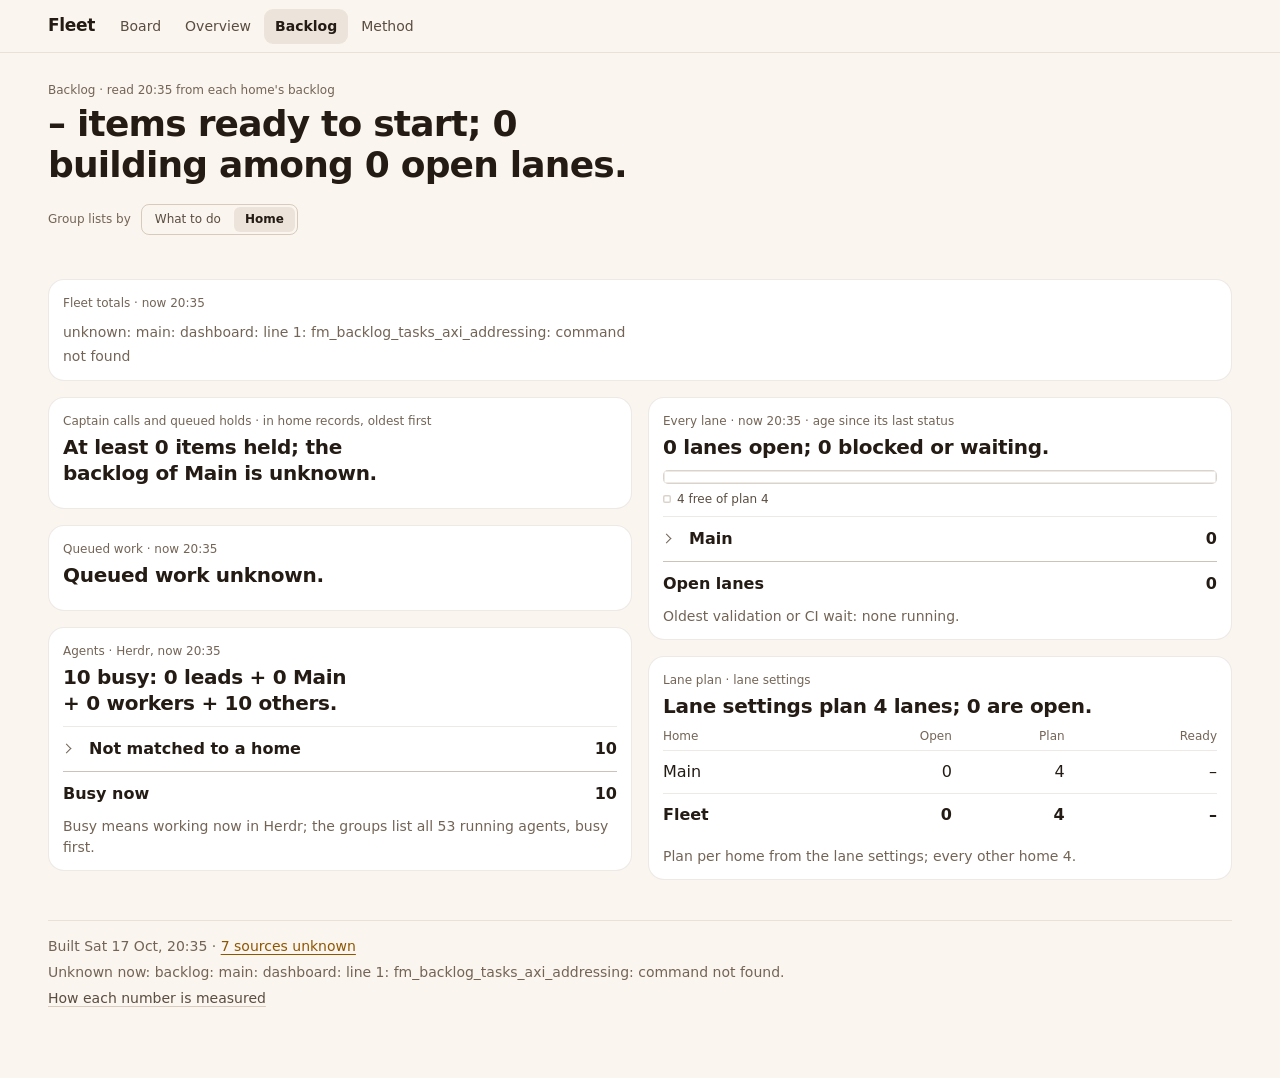
<file: .tmp-live/home/state/dashboard/backlog.home.html>
<!doctype html>
<html lang="en"><head><meta charset="utf-8"><meta name="viewport" content="width=device-width,initial-scale=1">
<meta name="color-scheme" content="light dark"><meta http-equiv="refresh" content="60">
<title>Fleet backlog</title><style>:root{color-scheme:light dark;--bg:#faf5ee;--card:#ffffff;--text:#231b14;--text2:#5a4d41;--text3:#736456;--line:rgba(90,55,20,.11);--line2:rgba(90,55,20,.22);--bar:#4a3f36;--track:rgba(90,55,20,.09);--tick:#231b14;--acc:#c84f00;--in:#007ea6;--vio:#a07cdb;--ok:#1a7a3c;--okbar:#218a45;--warn:#8f5600;--warnbar:#bb7400;--bad:#c72c4c}@media (prefers-color-scheme:dark){:root{--bg:#15110d;--card:#201a15;--text:#f6efe7;--text2:#d4c8ba;--text3:#a89a8a;--line:rgba(255,230,200,.09);--line2:rgba(255,230,200,.18);--bar:#d8ccbf;--track:rgba(255,230,200,.09);--tick:#f5eee6;--acc:#df6c32;--in:#10a8b0;--vio:#9a7de3;--ok:#5fd394;--okbar:#3eab5e;--warn:#f5ae39;--warnbar:#f5ae39;--bad:#f0546e}}*{box-sizing:border-box}html{-webkit-text-size-adjust:100%}body{margin:0;background:var(--bg);color:var(--text);font:16px/1.5 system-ui,-apple-system,BlinkMacSystemFont,"Segoe UI",Roboto,"Helvetica Neue",Arial,sans-serif;font-variant-numeric:tabular-nums;-webkit-font-smoothing:antialiased;text-rendering:optimizeLegibility}a{color:inherit;text-decoration:none}a:hover{text-decoration:underline;text-decoration-color:var(--line2);text-underline-offset:3px}.shell{max-width:780px;margin:0 auto;padding:0 16px 40px}/* nav */.brand{display:none}.brand b{font-size:16px;font-weight:600;letter-spacing:-.01em}.stamp{display:block;font-size:12px;color:var(--text3);margin-top:2px}.nav{display:flex;gap:16px;align-items:center;border-bottom:1px solid var(--line);overflow-x:auto;scrollbar-width:none}.nav a{font-size:14px;color:var(--text2);padding:12px 0 11px;border-bottom:1.5px solid transparent;margin-bottom:-1px;white-space:nowrap}.nav a:hover{text-decoration:none;color:var(--text)}.nav a[aria-current]{color:var(--text);border-bottom-color:var(--text);font-weight:500}.side-foot{display:none}main{padding-top:14px}/* type: 12 meta, 14 small, 16 body, 20 answers, 28/36 verdicts */.label{font-size:12px;color:var(--text3);margin:0;font-weight:500}.sh{display:flex;justify-content:space-between;align-items:baseline;gap:12px;margin:0 0 4px}.sh a{font-size:12px;color:var(--text2);white-space:nowrap}h1{text-wrap:balance;font-size:28px;line-height:1.15;letter-spacing:-.022em;font-weight:650;margin:0;max-width:24ch}.lede{text-wrap:pretty;font-size:16px;color:var(--text2);margin:8px 0 0;max-width:56ch}.lede a,.inl{color:var(--text);text-decoration:underline;text-decoration-color:var(--line2);text-underline-offset:3px}h2{font-size:20px;line-height:1.3;letter-spacing:-.014em;font-weight:600;margin:0 0 10px;text-wrap:balance}.meta{display:flex;flex-wrap:wrap;align-items:center;gap:4px 14px;margin-bottom:8px;font-size:12px;color:var(--text3)}.state{display:inline-flex;align-items:center;gap:7px;font-size:14px;font-weight:500}.ok{color:var(--ok)}.warn{color:var(--warn)}.bad{color:var(--bad)}.mut{color:var(--text3)}.sub{color:var(--text2)}a.warn{text-decoration:underline;text-decoration-color:currentColor;text-underline-offset:3px;text-decoration-thickness:1px}.dot{width:7px;height:7px;border-radius:50%;background:currentColor;flex:none;display:inline-block}.dot.idle{background:none;box-shadow:inset 0 0 0 1.5px var(--text3)}.dot.warn{background:var(--warnbar)}.dot.ok{background:var(--ok)}.sections{display:grid;gap:26px;margin-top:20px}.stack{display:grid;gap:28px;align-content:start;min-width:0}section{min-width:0}.more{display:inline-block;margin-top:10px;font-size:14px;color:var(--text2)}/* key-value rows */.rows{border-top:1px solid var(--line)}.kv{display:grid;grid-template-columns:minmax(0,1fr) 48px 2.6em 6.6em;align-items:center;column-gap:10px;min-height:40px;border-bottom:1px solid var(--line)}.kv .k{color:var(--text2);white-space:nowrap;overflow:hidden;text-overflow:ellipsis}.kv .v{text-align:right;font-weight:600;white-space:nowrap;letter-spacing:-.01em}.kv .d{font-size:12px;color:var(--text3);white-space:nowrap}.kv .d.warn{color:var(--warn)}.ge{font-weight:400;color:var(--text3);margin-right:1px}.spark{display:block;width:48px;height:18px;color:var(--text3)}.wo,.wonly{display:none}.nw{white-space:nowrap}/* items: what / where / why */.item{display:grid;grid-template-columns:14px minmax(0,1fr) auto;column-gap:8px;padding:8px 0;border-bottom:1px solid var(--line);align-items:baseline}.item .dot{transform:translateY(-1px)}.item .t{font-weight:500;min-width:0;overflow-wrap:anywhere}.item .w{grid-column:2/4;font-size:14px;color:var(--text3);margin-top:1px}.item .h{font-size:14px;color:var(--text2);white-space:nowrap}.cline{display:grid;grid-template-columns:14px minmax(0,1fr);column-gap:8px;align-items:baseline;font-size:14px;color:var(--text2);padding:10px 0 0}.cline .dot{transform:translateY(-1px)}/* homes */.home{display:grid;grid-template-columns:minmax(0,1fr) repeat(3,3.4em);grid-template-areas:"n a b c" "s s s s";column-gap:6px;padding:10px 0;border-bottom:1px solid var(--line);align-items:baseline}.home.head{padding:0 0 6px;font-size:12px;color:var(--text3);line-height:1.25;align-items:end}.home .n{grid-area:n;display:flex;align-items:center;gap:9px;font-weight:550}.home .s{grid-area:s;font-size:14px;color:var(--text2);padding-left:16px;margin-top:1px}.home .f{text-align:right}.home .fa{grid-area:a}.home .fb{grid-area:b}.home .fc{grid-area:c}.home.head .s{display:none}.z{color:var(--text3)}/* lane split */.split{display:flex;height:10px;gap:2px;margin:2px 0 12px}.split i{display:block;height:100%;background:var(--bar)}.split i.l2{opacity:.6}.split i.l3{opacity:.35}.split i.wb{background:var(--warnbar)}.lane{display:grid;grid-template-columns:12px minmax(0,1fr) 2.4em;column-gap:8px;padding:8px 0;border-bottom:1px solid var(--line);align-items:baseline}.lane .sw2{width:9px;height:9px;border-radius:2px;background:var(--bar);transform:translateY(0)}.lane .sw2.l2{opacity:.6}.lane .sw2.l3{opacity:.35}.lane .sw2.wb{background:var(--warnbar)}.lane .c{text-align:right;font-weight:600}.lane .w{grid-column:2/4;font-size:14px;color:var(--text3)}.lane.tot{border-bottom:0;border-top:1px solid var(--line2);margin-top:-1px}.lane.tot .k{font-weight:600}.split i.ol,.sw2.ol{background:none;box-shadow:inset 0 0 0 1.5px var(--text3)}/* grouped lists: switch, collapsible groups, visible sum */.gsw{display:flex;align-items:center;gap:10px;margin:18px 0 0;font-size:12px;color:var(--text3)}.seg{display:inline-flex;gap:2px;padding:2px;border:1px solid var(--line2);border-radius:8px}.seg a{padding:4px 11px;border-radius:6px;color:var(--text2);white-space:nowrap;line-height:1.4}.seg a:hover{text-decoration:none;color:var(--text)}.seg a[aria-current]{background:var(--track);color:var(--text);font-weight:600}.gl{border-top:1px solid var(--line)}details.g{border-bottom:1px solid var(--line)}details.g>summary{list-style:none;cursor:pointer;display:grid;grid-template-columns:16px minmax(0,1fr) auto;grid-template-areas:"cv gn gc" ". gs gs";column-gap:8px;align-items:baseline;padding:10px 0}details.g>summary::-webkit-details-marker{display:none}.cv{grid-area:cv;align-self:start;height:24px;display:flex;align-items:center}.cv::before{content:"";width:6px;height:6px;border-right:1.5px solid var(--text3);border-bottom:1.5px solid var(--text3);transform:translate(2px,-2px) rotate(45deg)}details.g:not([open]) .cv::before{transform:translate(0,0) rotate(-45deg)}details.g[open] .gs.cl{display:none}.gn{grid-area:gn;font-weight:600}.gn .sw2{display:inline-block;width:9px;height:9px;border-radius:2px;background:var(--bar);margin-right:9px;vertical-align:0}.gn .sw2.l3{opacity:.35}.gn .sw2.wb{background:var(--warnbar)}.gn .sw2.ol{background:none}.gn .sw2.no{visibility:hidden}.gc{grid-area:gc;font-weight:600;text-align:right}.gs{grid-area:gs;font-size:14px;color:var(--text3)}.gb{padding:0 0 10px 24px;font-size:14px}.gr{display:grid;grid-template-columns:6.5em minmax(0,1fr) 2.4em;column-gap:12px;align-items:baseline;padding:3px 0}.gr .n{color:var(--text)}.gr .w{color:var(--text3)}.gr .c{grid-column:3;text-align:right;color:var(--text2)}.gr.st .n{grid-column:1/3}.gr .sw2{display:inline-block;width:8px;height:8px;border-radius:2px;background:var(--bar);margin-right:9px}.gr .sw2.l3{opacity:.35}.gr .sw2.wb{background:var(--warnbar)}.gr .sw2.ol{background:none}.gr.dv{grid-template-columns:minmax(0,1fr)}.homes.nl .home{grid-template-columns:minmax(0,1fr) repeat(2,3.4em);grid-template-areas:"n b c" "s s s"}.gtot{display:flex;justify-content:space-between;align-items:baseline;gap:12px;padding:10px 0 0;border-top:1px solid var(--line2);margin-top:-1px}.gtot .k{font-weight:600}.gtot .sum{font-size:14px;color:var(--text3);white-space:nowrap}.gtot .sum b{font-size:16px;color:var(--text);font-weight:600;margin-left:3px}.ks{display:block;font-size:12px;color:var(--text3);line-height:1.3}.kv .k.span{grid-column:1/3;padding:4px 0}/* tables */table{width:100%;border-collapse:collapse}th{font-size:12px;font-weight:500;color:var(--text3);text-align:right;padding:0 0 6px 8px;vertical-align:bottom;line-height:1.25}th:first-child,td:first-child{text-align:left;padding-left:0}td{text-align:right;padding:9px 0 9px 8px;border-top:1px solid var(--line)}tbody tr:last-child td{border-bottom:1px solid var(--line)}tfoot td{font-weight:600;border-top:1px solid var(--line2);border-bottom:0}td.l,th.l{text-align:left}td .bf,th.bfc,td.bfc{display:none}.tt td{vertical-align:top}.tt td:first-child{color:var(--text)}.tt td.l{color:var(--text2);font-size:14px}.tt th.l{width:46%}/* totals equation */.eq{display:flex;flex-wrap:wrap;align-items:flex-end;gap:6px 14px;border-top:1px solid var(--line);border-bottom:1px solid var(--line);padding:12px 0}.eq div span{display:block;font-size:12px;color:var(--text3)}.eq div b{display:block;font-size:20px;font-weight:600;letter-spacing:-.015em;line-height:1.3}.eq .op{font-size:20px;color:var(--text3);line-height:1.3}.eq small{font-size:14px;font-weight:400;color:var(--text2)}/* charts */.chart svg{display:block;width:100%;height:120px}.cols{display:grid;text-align:center;font-size:12px;color:var(--text3);border-top:1px solid var(--line2);padding-top:6px}.cols b{display:block;font-size:14px;font-weight:600;color:var(--text)}.cols i{font-style:normal}.legend{display:flex;flex-wrap:wrap;gap:6px 16px;font-size:14px;color:var(--text2);margin:0 0 10px}.sw{display:inline-block;width:10px;height:10px;border-radius:2px;margin-right:6px;vertical-align:-1px}.sw.f{background:var(--bar)}.sw.o{box-shadow:inset 0 0 0 1.5px var(--text2)}.note{font-size:14px;color:var(--text3);margin:10px 0 0;max-width:62ch}.unk{display:flex;justify-content:space-between;gap:12px;padding:10px 0;border-bottom:1px solid var(--line);color:var(--text2)}.unk b{font-weight:500;color:var(--text3)}/* feed */.feed .item{grid-template-columns:3.4em minmax(0,1fr) auto}.feed.nt .item{grid-template-columns:minmax(0,1fr) auto}.feed.nt .item .w{grid-column:1/3}.feed .tm{font-size:14px;color:var(--text3)}/* quota */.acct{padding:14px 0 16px;border-bottom:1px solid var(--line)}.acct:first-child{border-top:1px solid var(--line)}.acct-h{display:flex;justify-content:space-between;align-items:baseline;gap:4px 12px;flex-wrap:wrap}.acct-h b{font-weight:600}.acct-h .r{font-size:14px;font-weight:500}.acct-meta{font-size:14px;color:var(--text3);margin-top:1px}.win{display:grid;grid-template-columns:minmax(0,1fr) 3.2em;grid-template-areas:"l p" "b b" "x x";column-gap:10px;margin-top:12px}.win .l{grid-area:l;font-size:14px;color:var(--text2)}.win .p{grid-area:p;text-align:right;font-weight:600}.win svg{grid-area:b;display:block;width:100%;height:12px;margin:4px 0 2px;overflow:visible}.win .x{grid-area:x;font-size:12px;color:var(--text3)}.meter .tr{fill:var(--track)}.meter .fi{fill:var(--bar)}.meter .fi.w{fill:var(--warnbar)}.meter .fi.m{fill:var(--text3);opacity:.55}.meter .tk{stroke:var(--tick);stroke-width:1.5}.users{font-size:14px;color:var(--text3);margin-top:12px}.users b{font-weight:500;color:var(--text2)}.two table{margin-top:22px}.grp{font-size:12px;color:var(--text3);font-weight:500;margin:16px 0 4px}.grp:first-of-type{margin-top:0}footer{margin-top:40px;padding-top:14px;border-top:1px solid var(--line);font-size:14px;color:var(--text3);line-height:1.6}footer p{margin:0 0 4px}footer a{color:var(--text2);text-decoration:underline;text-decoration-color:var(--line2);text-underline-offset:3px}@media (min-width:600px){ main{padding-top:24px} h1{font-size:36px} .sections{gap:36px;margin-top:28px} .stack{gap:36px} .kv{grid-template-columns:minmax(0,1fr) 72px 2.8em 13em;column-gap:16px;min-height:44px} .spark{width:72px;height:22px} .wo{display:inline}.wonly{display:block} .item .w{grid-column:2/3} .feed.nt .item .w{grid-column:1/2} .home{grid-template-columns:9em minmax(0,1fr) repeat(3,4.6em);grid-template-areas:"n s a b c";column-gap:12px} .home .s{padding-left:0;margin-top:0} .home.head .s{display:block;visibility:hidden} td .bf{display:block;margin:0 auto} th.bfc,td.bfc{display:table-cell;width:42%} th.bfc{text-align:center} .chart svg{height:140px} details.g>summary{grid-template-columns:16px auto minmax(0,1fr) auto;grid-template-areas:"cv gn gs gc";column-gap:10px} .homes.nl .home{grid-template-columns:9em minmax(0,1fr) repeat(2,4.6em);grid-template-areas:"n s b c"}}@media (max-width:1099px){ .ov>.stack{display:contents} .a-out{order:1}.a-slow{order:2}.a-lanes{order:3}.a-homes{order:4}.a-dev{order:5}}@media (min-width:1100px){ .shell{max-width:1312px;padding:0 48px 64px} main{padding-top:28px} .hero .meta{display:none} .sections{grid-template-columns:repeat(2,minmax(0,1fr));gap:52px 72px;margin-top:44px} .sections .wide{grid-column:1/-1} .stack{gap:52px} .accts{display:grid;grid-template-columns:repeat(2,minmax(0,1fr));column-gap:72px} .acct:nth-child(2){border-top:1px solid var(--line)} .two{display:grid;grid-template-columns:minmax(0,1fr) minmax(0,1fr);column-gap:72px;align-items:start} .two table{margin-top:0!important} .kv{grid-template-columns:minmax(0,1fr) 64px 2.8em 10.5em} .home{grid-template-columns:9em minmax(0,30em) repeat(3,minmax(4.6em,1fr))} .homes.nl .home{grid-template-columns:9em minmax(0,30em) repeat(2,minmax(4.6em,1fr))}}/* phase 2: grafts and live-only pieces */.unkv{color:var(--text3);font-weight:400;font-size:14px}.trust{margin-top:0}.trust a{color:var(--text2)}.trust a.warn{color:var(--warn)}.strip{display:flex;height:12px;gap:2px;margin:2px 0 8px}.strip i{flex:1;border-radius:2px;background:var(--bar)}.strip i.st{background:var(--warnbar)}.strip i.fr{background:none;box-shadow:inset 0 0 0 1.5px var(--line2)}.sw.mv{background:var(--bar)}.sw.st{background:var(--warnbar)}.sw.fr{box-shadow:inset 0 0 0 1.5px var(--line2)}.gr .n{min-width:0;overflow:hidden;text-overflow:ellipsis}.gb .gr{grid-template-columns:minmax(0,1fr) auto 2.4em}.gb .gr .w{font-size:13px;text-align:right}@media (max-width:599px){.gb .gr{grid-template-columns:minmax(0,1fr) 2.4em}.gb .gr .w{grid-column:1/-1;grid-row:2;text-align:left}}.iol{border-top:1px solid var(--line)}.iob{display:grid;grid-template-columns:6em minmax(0,1fr);grid-template-areas:"lab bars" ". nums";column-gap:12px;padding:10px 0;border-bottom:1px solid var(--line)}.iob .lab{grid-area:lab;color:var(--text2)}.iob .bars{grid-area:bars;display:grid;gap:4px;align-content:center}.iob .nums{grid-area:nums;font-size:13px;color:var(--text3)}.io{display:block;height:9px;border-radius:2px;min-width:0}.io.out{background:var(--bar)}.io.in{box-shadow:inset 0 0 0 1.5px var(--text2)}.iol+.legend{margin-top:10px}.ro{display:grid;grid-template-columns:auto minmax(0,1fr);column-gap:12px;padding:10px 0;border-bottom:1px solid var(--line);align-items:baseline}.ro>b{font-size:20px;font-weight:600;letter-spacing:-.015em}.ro .rn{font-size:14px;color:var(--text2)}.ro .rn b{color:var(--text)}.ro .bar,.mm .bar{grid-column:1/-1;display:block;height:6px;background:var(--track);border-radius:3px;margin:6px 0 3px;overflow:hidden}.ro .bar i,.mm .bar i{display:block;height:100%;background:var(--bar)}.ro .bar i.w,.mm .bar i.warn{background:var(--warnbar)}.mm .bar i.bad{background:var(--bad)}.ro small,.mm small{grid-column:1/-1;font-size:12px;color:var(--text3)}.mach{margin-top:18px}.mm{display:grid;grid-template-columns:minmax(0,1fr) auto;column-gap:12px;padding:8px 0;border-bottom:1px solid var(--line);align-items:baseline}.mm:first-child{border-top:1px solid var(--line)}.mm>span{color:var(--text2)}.mm>b{font-weight:600}.mm>b small{font-size:12px;font-weight:400;color:var(--text3);grid-column:auto}.xl{display:none}.sm{font-size:13px}@media (min-width:1100px){.xl{display:block}.trust{margin-top:6px}}.gb .gr.st{display:block;padding:5px 0}.gb .gr.st .n{display:block;white-space:normal}.gb .gr.st .w{display:block;text-align:left;grid-column:auto}.kv .ks{white-space:normal}.kv .k.wide{grid-column:1/3}.kv .dw{display:block;white-space:normal;line-height:1.3}.item.feed{grid-template-columns:4.2em minmax(0,1fr) auto}.item.feed .tm{white-space:nowrap}.item.feed .w{display:-webkit-box;-webkit-line-clamp:2;-webkit-box-orient:vertical;overflow:hidden}.item.feed .tm{font-size:14px;color:var(--text3)}/* visual-first: cards, tiles and charts */.c-ok{--c:var(--okbar)}.c-warn{--c:var(--warnbar)}.c-bad{--c:var(--bad)}.c-in{--c:var(--in)}.c-out{--c:var(--acc)}.c-vio{--c:var(--vio)}.c-mut{--c:var(--text3)}.hero.ov h1{display:flex;align-items:center;gap:12px;max-width:none}.hd{width:14px;height:14px;border-radius:50%;background:var(--c);flex:none;box-shadow:0 0 0 5px color-mix(in srgb,var(--c) 22%,transparent)}.tiles{display:grid;grid-template-columns:repeat(2,minmax(0,1fr));gap:10px;margin-top:18px}.tile{display:flex;flex-direction:column;min-width:0;background:var(--card);border:1px solid var(--line);border-radius:16px;padding:12px 12px 10px;color:inherit;position:relative;overflow:hidden}.tile:hover{text-decoration:none;border-color:var(--line2)}.tile.t-warn{box-shadow:inset 0 3px 0 var(--warnbar)}.tile.t-bad{box-shadow:inset 0 3px 0 var(--bad)}.tl{font-size:12px;font-weight:600;color:var(--text2);letter-spacing:.01em}.tv{display:flex;align-items:baseline;flex-wrap:wrap;gap:4px 8px;font-size:30px;font-weight:700;letter-spacing:-.03em;line-height:1.15;margin:2px 0 4px}.tv small{font-size:14px;font-weight:500;color:var(--text3);letter-spacing:0}.tv .unkv{font-size:13px;letter-spacing:0}.okv{color:var(--ok)}.dl{font-size:12px;font-weight:600;letter-spacing:0;padding:1px 7px;border-radius:999px;background:var(--track);color:var(--text2);white-space:nowrap}.dl.up{color:var(--ok);background:color-mix(in srgb,var(--ok) 14%,transparent)}.dl.down{color:var(--warn);background:color-mix(in srgb,var(--warnbar) 16%,transparent)}.ta{font-size:11px;line-height:1.35;color:var(--text3);margin-top:auto;padding-top:6px}.tc{flex-basis:100%;font-size:12px;font-weight:500;letter-spacing:0;color:var(--text3)}.mini b{font-weight:600;color:var(--text)}.tsp.ok .ln{stroke:var(--okbar)}.tsp.ok .ar{fill:var(--okbar)}.tsp.warn .ln{stroke:var(--warnbar)}.tsp.warn .ar{fill:var(--warnbar)}.tsp.bad .ln{stroke:var(--bad)}.tsp.bad .ar{fill:var(--bad)}.gauge+.mini,.tv:has(.gauge)+.mini{margin-top:6px}.mini+.tsp{margin-top:6px}.tsp{display:block;width:100%;height:34px}.tsp .ln{fill:none;stroke-width:2;stroke-linejoin:round}.tsp .ar{stroke:none;opacity:.16}.tsp.out .ln{stroke:var(--acc)}.tsp.out .ar{fill:var(--acc)}.tsp.in .ln{stroke:var(--in)}.tsp.in .ar{fill:var(--in)}.hit{fill:transparent}.donut{width:84px;height:84px;display:block;margin:2px 0}.donut,.gauge{letter-spacing:0}.donut circle{fill:none;stroke-width:4.2;stroke:var(--c)}.donut .tr{stroke:var(--track)}.donut .dc,.gauge .dc{font-size:9px;font-weight:700;fill:var(--text);text-anchor:middle;letter-spacing:-.3px}.donut .ds,.gauge .ds{font-size:4.2px;font-weight:500;letter-spacing:0;fill:var(--text3);text-anchor:middle}.tv:has(.donut),.tv:has(.gauge){margin:0}.gauge{width:110px;height:64px;display:block}.gauge path{fill:none;stroke-width:4.6;stroke-linecap:round;stroke:var(--c)}.gauge .tr{stroke:var(--track)}.gauge .dc{font-size:10px}.mini{display:flex;flex-wrap:wrap;gap:2px 10px;font-size:12px;color:var(--text2)}.mini span{display:inline-flex;align-items:center;gap:5px;white-space:nowrap}.mini i.free{background:none;box-shadow:inset 0 0 0 1.5px var(--line2)}.mini i,.lg i{width:8px;height:8px;border-radius:2px;background:var(--c);display:inline-block;flex:none}.sb{display:flex;gap:2px;height:10px;border-radius:5px;overflow:hidden;margin:4px 0}.sb.big{height:14px;margin:8px 0 6px}.sb i{display:block;min-width:3px;background:var(--c)}.sb i.free,.lg i.free{background:none;box-shadow:inset 0 0 0 1.5px var(--line2)}.s-building{--c:var(--acc)}.s-validating{--c:var(--in)}.s-finished{--c:var(--vio)}.s-waiting{--c:var(--text3)}.s-decision{--c:var(--warnbar)}.s-blocked{--c:var(--bad)}.k.out{--c:var(--acc)}.k.in{--c:var(--in)}.k.y{opacity:.55}.k.p50{--c:var(--acc)}.k.p85{--c:var(--vio)}.k.ok{--c:var(--okbar)}.k.bad{--c:var(--bad)}.k.mut{--c:var(--text3)}.lg{display:flex;flex-wrap:wrap;gap:4px 14px;font-size:12px;color:var(--text2);margin:2px 0 8px}.lg span{display:inline-flex;align-items:center;gap:6px;white-space:nowrap}.lg .k.y{opacity:1}.lg .k.y i,.lg i.k.y{opacity:.5}.cards{display:grid;gap:12px;margin-top:12px}.card{background:var(--card);border:1px solid var(--line);border-radius:16px;padding:14px 14px 12px;min-width:0}.ch{display:flex;justify-content:space-between;align-items:baseline;gap:10px}.ch h3{font-size:16px;font-weight:650;letter-spacing:-.01em;margin:0}.cm{font-size:12px;color:var(--text2);white-space:nowrap}.cw{font-size:11px;color:var(--text3);margin:0 0 10px}.cf{display:grid;grid-template-columns:auto minmax(0,1fr);column-gap:6px}.ya{display:flex;flex-direction:column;justify-content:space-between;height:var(--ch);font-size:11px;color:var(--text3);text-align:right;line-height:1;margin-top:-1px}.pl svg{display:block;width:100%;height:var(--ch);overflow:visible}.xa{display:grid;font-size:11px;color:var(--text3);margin-top:4px}.xa span{text-align:center;white-space:nowrap}.gl{stroke:var(--line);stroke-width:1}.ln{fill:none;stroke-width:2.5;stroke-linejoin:round;stroke-linecap:round}.ln.out{stroke:var(--acc)}.ln.in{stroke:var(--in)}.ln.y{stroke-width:1.6;stroke-dasharray:5 4;opacity:.7}.ln.p50{stroke:var(--acc)}.ln.p85{stroke:var(--vio);stroke-dasharray:6 4}.now{stroke:var(--text3);stroke-width:1;stroke-dasharray:2 3}.b.out{fill:var(--acc)}.b.in{fill:var(--in);opacity:.85}.hbs{display:grid;grid-template-columns:repeat(2,minmax(0,1fr));gap:6px 16px}.hb{display:grid;grid-template-columns:minmax(0,1fr) auto;align-items:baseline;color:inherit;padding:4px 0}.hb:hover{text-decoration:none}.hb .hn{font-size:13px;font-weight:600;white-space:nowrap;overflow:hidden;text-overflow:ellipsis}.hb .hv{font-size:14px;font-weight:700}.hb .hv small{font-size:11px;color:var(--text3);font-weight:500}.hb .sb{grid-column:1/-1;height:8px;margin:3px 0 0}.qb{display:grid;grid-template-columns:6.5em minmax(0,1fr) auto;align-items:center;gap:10px;padding:5px 0}.qn{font-size:13px;font-weight:600;white-space:nowrap;overflow:hidden;text-overflow:ellipsis}.qt{position:relative;height:10px;border-radius:5px;background:var(--track)}.qt i{position:absolute;inset:0 auto 0 0;border-radius:5px;background:var(--c)}.qt b{position:absolute;top:-3px;bottom:-3px;width:2px;margin-left:-1px;background:var(--tick);opacity:.55;border-radius:1px}.qr{font-size:12px;white-space:nowrap;text-align:right;min-width:6.5em}.qr.warn{font-weight:600}.sps{display:grid}.sp{display:grid;grid-template-columns:4.8em minmax(0,1fr) 3.4em 4.6em;align-items:center;gap:8px;padding:7px 0;border-top:1px solid var(--line);color:inherit}.sp:hover{text-decoration:none;background:var(--track)}.sp.sph{font-size:11px;color:var(--text3);border-top:0;padding-top:0}.sp.sph span:nth-child(n+3){text-align:right}.chip{font-size:11px;font-weight:700;text-align:center;padding:2px 0;border-radius:999px;color:var(--c);background:color-mix(in srgb,var(--c) 17%,transparent);white-space:nowrap}.sp .spw{font-size:13.5px;line-height:1.3;min-width:0}.sp .sn{font-size:15px;text-align:right}.sp .sa{font-size:12px;color:var(--text3);text-align:right;white-space:nowrap}.okn{color:var(--ok)}.card .gl,.card table{margin-top:4px}@media (min-width:600px){ .tiles{grid-template-columns:repeat(3,minmax(0,1fr));gap:12px}}@media (min-width:900px){ .cards{grid-template-columns:repeat(2,minmax(0,1fr));gap:14px} .cards .wide{grid-column:1/-1}}@media (min-width:1100px){ .tiles{grid-template-columns:repeat(6,minmax(0,1fr))}}.xa.xp{position:relative;display:block;height:1.3em}.xa.xp span{position:absolute;transform:translateX(-50%)}.xa.xp span:first-child{transform:none}.xa.xp span:last-child{transform:translateX(-100%)}.mm .bar i.ok{background:var(--okbar)}@media (min-width:600px){.devm{display:grid;grid-template-columns:minmax(0,1fr) minmax(0,1fr);column-gap:28px;align-items:start}.devm .mach{margin-top:0}}.sections section{background:var(--card);border:1px solid var(--line);border-radius:16px;padding:14px 14px 12px}.sections .stack{gap:12px}.sections{gap:12px}.io.out{background:var(--acc)}.io.in{box-shadow:inset 0 0 0 1.5px var(--in)}.legend .sw.f{background:var(--acc)}.legend .sw.o{box-shadow:inset 0 0 0 1.5px var(--in);background:none}@media (min-width:600px){.sections,.sections .stack{gap:14px}}@media (min-width:1100px){.sections{gap:16px}.sections .stack{gap:16px}}/* v4: top tabs, chips, bars on one scale, homes, definitions */.top{position:sticky;top:0;z-index:5;background:var(--bg);border-bottom:1px solid var(--line)}.topi{max-width:780px;margin:0 auto;padding:0 16px;display:flex;align-items:center;gap:6px 14px;min-height:52px;flex-wrap:wrap}.brand{display:block;font-size:17px;font-weight:750;letter-spacing:-.02em}.top .nav{border:0;gap:2px;flex:1}.top .nav a{padding:7px 11px;margin:0;border:0;border-radius:9px}.top .nav a[aria-current]{background:var(--track);color:var(--text);font-weight:600}.stamp{margin:0}.age{font-size:12px;font-weight:600;padding:4px 10px;border-radius:999px;background:var(--track);white-space:nowrap}.age::before{content:"● "}.age.ok{color:var(--ok)}.age.warn{color:var(--warn)}.age.bad{color:var(--bad)}.chips{display:flex;flex-wrap:wrap;gap:8px;margin-top:14px}.chip2{display:inline-flex;align-items:baseline;gap:6px;padding:6px 13px;border-radius:999px;font-size:14px;background:color-mix(in srgb,var(--c) 16%,var(--card));border:1px solid color-mix(in srgb,var(--c) 30%,transparent);color:var(--text);white-space:nowrap}.chip2:hover{text-decoration:none;background:color-mix(in srgb,var(--c) 26%,var(--card))}.chip2 i{font-style:normal;font-size:11px;color:var(--c)}.chip2 b{font-weight:700}.chip2 small{font-size:12px;color:var(--text2)}.tsp .ln{stroke:var(--text2)}.t-bad .tsp .ln{stroke:var(--bad)}.t-warn .tsp .ln{stroke:var(--warnbar)}.tile .sb.big{margin:8px 0 4px}.tv .dl{align-self:center}.b.out{fill:var(--okbar)}.b.in{fill:var(--text3);opacity:.75}.b.in.fl,.b.out.fl{opacity:.35}.k.out{--c:var(--okbar)}.k.in{--c:var(--text3)}.hbr{border-top:1px solid var(--line)}.hbr>summary,div.hbr{list-style:none;display:grid;grid-template-columns:12.5rem minmax(0,1fr) 7.2em;align-items:center;gap:12px;padding:9px 0}.hbr>summary{cursor:pointer}.hbr>summary::-webkit-details-marker{display:none}.hbl{font-size:14px;display:flex;align-items:center;gap:8px;white-space:nowrap}.hbl .sw2{width:10px;height:10px;border-radius:3px;background:var(--c);flex:none}.hbt{height:12px;border-radius:6px;background:var(--track);overflow:hidden}.hbt i{display:block;height:100%;background:var(--c);border-radius:6px}.hbv{text-align:right;font-size:13px;white-space:nowrap}.hbv b{font-size:16px;font-weight:700}.hbv small{color:var(--text3);font-size:12px;margin-left:2px}.hbv.z b{color:var(--text3);font-weight:500}details.hbr[open]>summary .hbl{font-weight:600}.hbr .gb{padding:0 0 10px 18px}i.s-waiting,.hbl .sw2.s-waiting{background:none;box-shadow:inset 0 0 0 1.5px var(--text3)}.hbr+.gtot{margin-top:0}.hrs{display:grid}.hr{display:grid;grid-template-columns:minmax(0,10.5em) minmax(0,1fr) repeat(3,4.4em);gap:10px;align-items:center;padding:9px 0;border-top:1px solid var(--line)}.hr.hh{font-size:11px;line-height:1.25;color:var(--text3);border-top:0;padding-top:0;align-items:end}.hname{display:flex;align-items:center;flex-wrap:wrap;gap:0 8px;min-width:0}.hname b{font-weight:600}.hname small{flex-basis:100%;padding-left:15px;font-size:12px;color:var(--warn)}.hst{display:grid;grid-template-columns:minmax(0,1fr) 3.6em;gap:8px;align-items:center}.hsc>span{display:block}.hst .sb{margin:0}.hst small{font-size:12px;color:var(--text3);white-space:nowrap}.hn{text-align:right;font-weight:600}.hr.hh .hn{font-weight:500}.qn{white-space:nowrap}.tile .qt{display:block;margin:12px 0 6px}.qt.unk{background:none;outline:1.5px dashed var(--line2);outline-offset:-1.5px}.qr.ok,.qr.mut{color:var(--text3)}.qr.bad{color:var(--bad)}.qr.warn{color:var(--warn)}.defs{display:grid;gap:4px 32px}.def{scroll-margin-top:72px;border-top:1px solid var(--line);padding:12px 0 8px}.def:first-child{border-top:0}.def:target{outline:2px solid var(--acc);outline-offset:4px;border-radius:6px}.def h3{margin:0 0 6px;font-size:16px}.def dl{display:grid;grid-template-columns:4.6em minmax(0,1fr);gap:3px 12px;margin:0;font-size:14px}.def dt{color:var(--text3)}.def dd{margin:0;color:var(--text2)}footer .trust a{color:var(--warn)}@media (max-width:519px){.hbr>summary,div.hbr{grid-template-columns:minmax(0,1fr) auto}.hbt{grid-column:1/-1;grid-row:2}.hr{grid-template-columns:minmax(0,1fr) repeat(3,3.6em)}.hst{grid-column:1/-1;grid-row:2}.hr.hh>span:nth-child(2){display:none}}@media (min-width:900px){.defs{grid-template-columns:repeat(2,minmax(0,1fr))}.def:nth-child(2){border-top:0}}@media (min-width:1100px){.topi{max-width:1312px;padding:0 48px}}.ctl{position:absolute;opacity:0;pointer-events:none}.actl{display:flex;flex-wrap:wrap;gap:8px;margin:12px 0 4px}.actl .seg label{display:inline-flex;align-items:center;min-height:36px;padding:8px 11px;border-radius:6px;color:var(--text2);cursor:pointer;white-space:nowrap;font-size:14px}.ktag{display:inline-block;margin-right:6px;padding:0 5px;border:1px solid var(--line2);border-radius:5px;font-size:12px;font-weight:400;color:var(--text2);white-space:nowrap}.rows.asks{display:flex;flex-direction:column}.rows.asks .item{order:var(--n)}#as-old:checked ~ .rows.asks .item{order:var(--o)}#at-yn:checked ~ .rows.asks .item:not(.k-yn),#at-pick:checked ~ .rows.asks .item:not(.k-pick),#at-approval:checked ~ .rows.asks .item:not(.k-approval){display:none}#as-new:checked ~ .actl label[for=as-new]{background:var(--track);color:var(--text);font-weight:600}#as-new:focus-visible ~ .actl label[for=as-new]{outline:2px solid var(--acc);outline-offset:2px}#as-old:checked ~ .actl label[for=as-old]{background:var(--track);color:var(--text);font-weight:600}#as-old:focus-visible ~ .actl label[for=as-old]{outline:2px solid var(--acc);outline-offset:2px}#at-all:checked ~ .actl label[for=at-all]{background:var(--track);color:var(--text);font-weight:600}#at-all:focus-visible ~ .actl label[for=at-all]{outline:2px solid var(--acc);outline-offset:2px}#at-yn:checked ~ .actl label[for=at-yn]{background:var(--track);color:var(--text);font-weight:600}#at-yn:focus-visible ~ .actl label[for=at-yn]{outline:2px solid var(--acc);outline-offset:2px}#at-pick:checked ~ .actl label[for=at-pick]{background:var(--track);color:var(--text);font-weight:600}#at-pick:focus-visible ~ .actl label[for=at-pick]{outline:2px solid var(--acc);outline-offset:2px}#at-approval:checked ~ .actl label[for=at-approval]{background:var(--track);color:var(--text);font-weight:600}#at-approval:focus-visible ~ .actl label[for=at-approval]{outline:2px solid var(--acc);outline-offset:2px}</style></head>
<body><header class="top"><div class="topi"><b class="brand">Fleet</b><nav class="nav" aria-label="Pages"><a href="./">Board</a><a href="/#/overview">Overview</a><a href="backlog" aria-current=page>Backlog</a><a href="measure">Method</a></nav><span class="stamp"><!--age--></span></div></header>
<div class="shell"><main>
<div class="hero">
<div class="sh"><p class="label">Backlog · read 20:35 from each home&#x27;s backlog</p></div>
<h1>– items ready to start; 0 building among 0 open lanes.</h1>
<div class="gsw"><span>Group lists by</span><nav class="seg" aria-label="Group every list on this page"><a href="?group=action">What to do</a><a href="?group=home" aria-current=true>Home</a></nav></div>
</div>
<div class="sections">
<section class="wide">
<div class="sh"><p class="label">Fleet totals · now 20:35</p></div>
<p class="lede"><span class="unkv">unknown: main: dashboard: line 1: fm_backlog_tasks_axi_addressing: command not found</span></p>

</section>
<div class="stack">
<section id="held">
<div class="sh"><p class="label">Captain calls and queued holds · in home records, oldest first</p></div>
<h2>At least 0 items held; the backlog of Main is unknown.</h2>

</section>
<section>
<div class="sh"><p class="label">Queued work · now 20:35</p></div>
<h2>Queued work unknown.</h2>

</section>
<section id="agents">
<div class="sh"><p class="label">Agents · Herdr, now 20:35</p></div>
<h2>10 busy: 0 leads + 0 Main + 0 workers + 10 others.</h2>
<div class="gl"><details class="g"><summary><span class="cv"></span><span class="gn">Not matched to a home</span><span class="gc">10</span></summary><div class="gb"><div class="gr st"><span class="n">bearings-addon</span><span class="w">other · working</span></div><div class="gr st"><span class="n">byk-accounts-opencode-root</span><span class="w">other · working</span></div><div class="gr st"><span class="n">byk-decide-refusal-codes</span><span class="w">other · working</span></div><div class="gr st"><span class="n">byk-pair-consent-expired</span><span class="w">other · working</span></div><div class="gr st"><span class="n">ch-chief-soul</span><span class="w">other · working</span></div><div class="gr st"><span class="n">ch-design-overview</span><span class="w">other · working</span></div><div class="gr st"><span class="n">dd-claude-judge-direct</span><span class="w">other · working</span></div><div class="gr st"><span class="n">firstmate</span><span class="w">other · working</span></div><div class="gr st"><span class="n">ov-pm-8</span><span class="w">other · working</span></div><div class="gr st"><span class="n">signoff-redesign-ground-up</span><span class="w">other · working</span></div><div class="gr st"><span class="n">byk-deps-bot-sweep</span><span class="w">other · done</span></div><div class="gr st"><span class="n">byk-release-train-1017b</span><span class="w">other · done</span></div><div class="gr st"><span class="n">byokit</span><span class="w">other · done</span></div><div class="gr st"><span class="n">ch-apk-preview20</span><span class="w">other · done</span></div><div class="gr st"><span class="n">ch-chat-doc-card</span><span class="w">other · done</span></div><div class="gr st"><span class="n">ch-go-workspace-pick</span><span class="w">other · done</span></div><div class="gr st"><span class="n">crewhouse</span><span class="w">other · done</span></div><div class="gr st"><span class="n">dash-ask-fix</span><span class="w">other · done</span></div><div class="gr st"><span class="n">dd-ai-never-optional</span><span class="w">other · done</span></div><div class="gr st"><span class="n">dd-verify-scaffold</span><span class="w">other · done</span></div><div class="gr st"><span class="n">desklink</span><span class="w">other · done</span></div><div class="gr st"><span class="n">dl-lab-relay-nonblocking</span><span class="w">other · done</span></div><div class="gr st"><span class="n">dl-relay-throughput-cause</span><span class="w">other · done</span></div><div class="gr st"><span class="n">dl058-overlay-key1</span><span class="w">other · done</span></div><div class="gr st"><span class="n">done-done</span><span class="w">other · done</span></div><div class="gr st"><span class="n">firstmate</span><span class="w">other · idle</span></div><div class="gr st"><span class="n">firstmate</span><span class="w">other · idle</span></div><div class="gr st"><span class="n">firstmate-addons</span><span class="w">other · done</span></div><div class="gr st"><span class="n">learn-from-mistakes</span><span class="w">other · done</span></div><div class="gr st"><span class="n">learn-from-mistakes</span><span class="w">other · done</span></div><div class="gr st"><span class="n">learn-from-mistakes</span><span class="w">other · done</span></div><div class="gr st"><span class="n">lfm-ai-never-optional</span><span class="w">other · done</span></div><div class="gr st"><span class="n">muxr</span><span class="w">other · done</span></div><div class="gr st"><span class="n">ov-phone-note-follow</span><span class="w">other · done</span></div><div class="gr st"><span class="n">ov-rewrite-sheet-go-live</span><span class="w">other · done</span></div><div class="gr st"><span class="n">pk-pm15-bubble-p1</span><span class="w">other · done</span></div><div class="gr st"><span class="n">pock-herdr-kit-r4-mirror</span><span class="w">other · done</span></div><div class="gr st"><span class="n">pock-vad-realtime-mic-claim1</span><span class="w">other · done</span></div><div class="gr st"><span class="n">pp_1f20fd4657bac551</span><span class="w">other · idle</span></div><div class="gr st"><span class="n">pp_89ff70cbbd0a539d</span><span class="w">other · idle</span></div><div class="gr st"><span class="n">rd-desktop-answer-missing</span><span class="w">other · done</span></div><div class="gr st"><span class="n">rd-desktop-ice-tcp-link</span><span class="w">other · done</span></div><div class="gr st"><span class="n">rd-pan-limit-rounding</span><span class="w">other · idle</span></div><div class="gr st"><span class="n">sign-off</span><span class="w">other · done</span></div><div class="gr st"><span class="n">signoff-ask-types-sort</span><span class="w">other · done</span></div><div class="gr st"><span class="n">t1-ai-s1</span><span class="w">other · done</span></div><div class="gr st"><span class="n">t1-doctor-optional-exit</span><span class="w">other · idle</span></div><div class="gr st"><span class="n">t1-mac-desktop-record</span><span class="w">other · idle</span></div><div class="gr st"><span class="n">t1-tester-android-device</span><span class="w">other · idle</span></div><div class="gr st"><span class="n">takeone</span><span class="w">other · idle</span></div><div class="gr st"><span class="n">takeone</span><span class="w">other · done</span></div><div class="gr st"><span class="n">takeone</span><span class="w">other · done</span></div><div class="gr st"><span class="n">writeboost</span><span class="w">other · done</span></div></div></details><div class="gtot"><span class="k">Busy now</span><span class="sum"><b>10</b></span></div></div><p class="note">Busy means working now in Herdr; the groups list all 53 running agents, busy first.</p>
</section>
</div>
<div class="stack">
<section id="lanes">
<div class="sh"><p class="label">Every lane · now 20:35 · age since its last status</p></div>
<h2>0 lanes open; 0 blocked or waiting.</h2>
<div class="sb big"><i class="free" style="flex:4" title="4 free"></i></div><div class="lg"><span><i class="k free"></i>4 free of plan 4</span></div><div class="gl"><details class="g"><summary><span class="cv"></span><span class="gn">Main</span><span class="gc">0</span></summary><div class="gb"></div></details><div class="gtot"><span class="k">Open lanes</span><span class="sum"><b>0</b></span></div></div>
<p class="note">Oldest validation or CI wait: none running.</p>
</section>
<section id="targets">
<div class="sh"><p class="label">Lane plan · lane settings</p></div>
<h2>Lane settings plan 4 lanes; 0 are open.</h2>
<table><thead><tr><th>Home</th><th>Open</th><th>Plan</th><th>Ready</th></tr></thead><tbody><tr><td>Main</td><td>0</td><td>4</td><td>–</td></tr></tbody>
<tfoot><tr><td>Fleet</td><td>0</td><td>4</td><td>–</td></tr></tfoot></table>
<p class="note">Plan per home from the lane settings; every other home 4.</p>
</section>
</div>
</div>

<footer><p>Built Sat 17 Oct, 20:35 · <span class="trust"><a class="warn" href="measure#unknown">7 sources unknown</a></span></p><p>Unknown now: backlog: main: dashboard: line 1: fm_backlog_tasks_axi_addressing: command not found.</p><p><a href="measure">How each number is measured</a></p></footer>
</main></div></body></html>
</file>
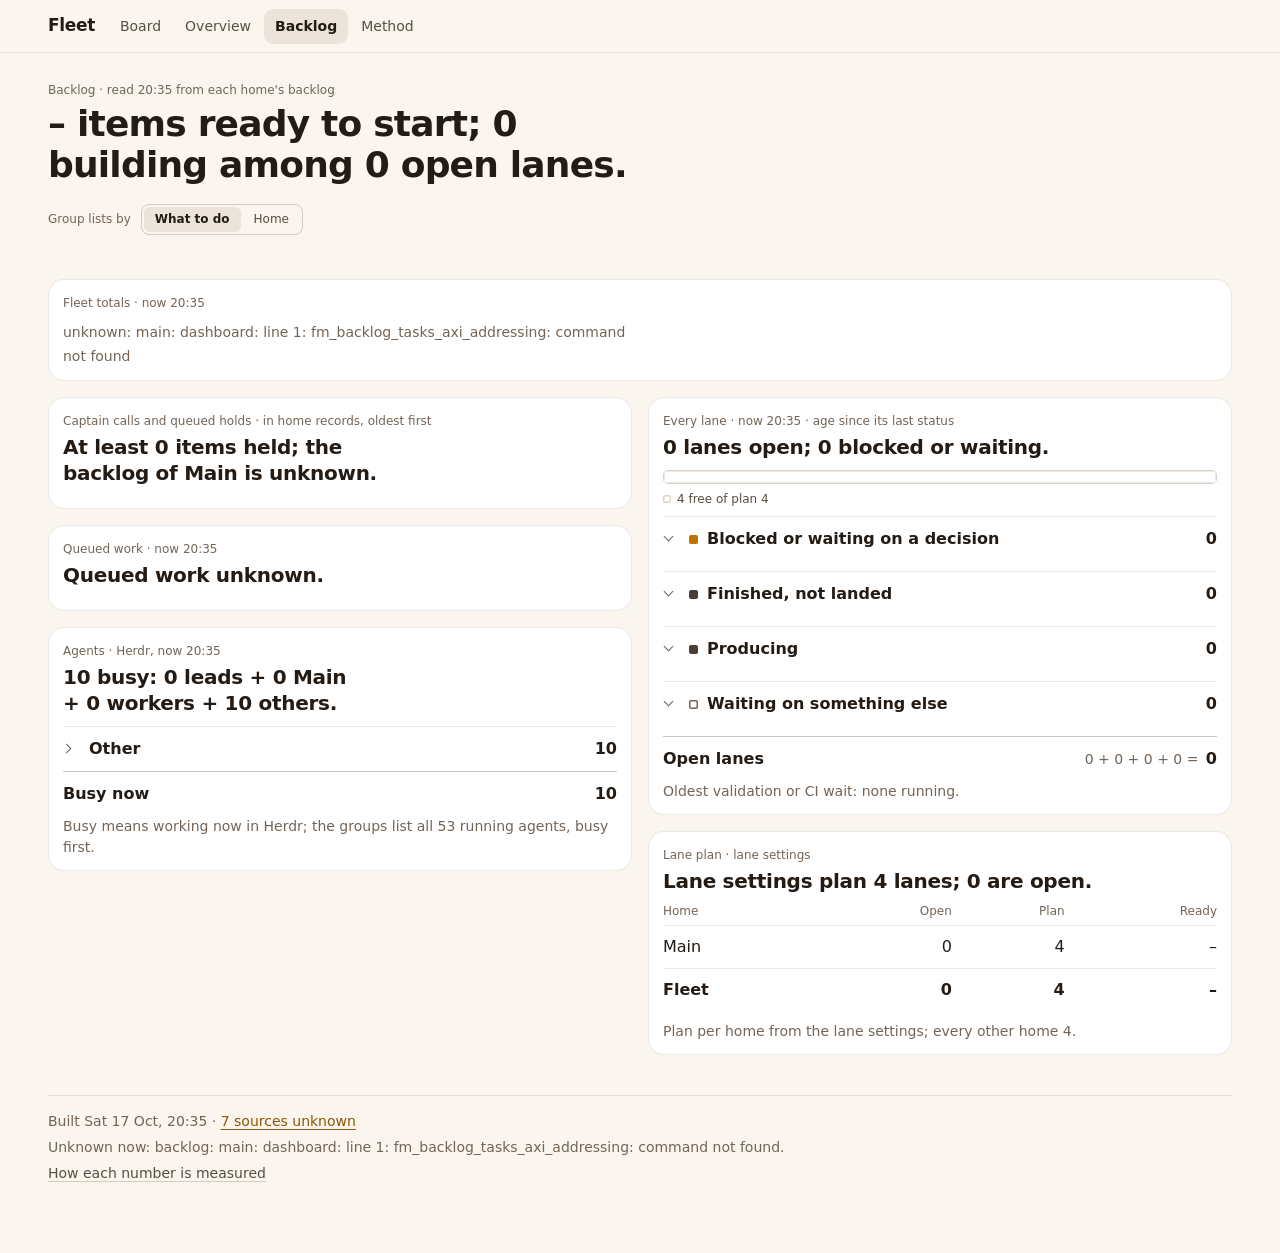
<file: .tmp-live/home/state/dashboard/backlog.html>
<!doctype html>
<html lang="en"><head><meta charset="utf-8"><meta name="viewport" content="width=device-width,initial-scale=1">
<meta name="color-scheme" content="light dark"><meta http-equiv="refresh" content="60">
<title>Fleet backlog</title><style>:root{color-scheme:light dark;--bg:#faf5ee;--card:#ffffff;--text:#231b14;--text2:#5a4d41;--text3:#736456;--line:rgba(90,55,20,.11);--line2:rgba(90,55,20,.22);--bar:#4a3f36;--track:rgba(90,55,20,.09);--tick:#231b14;--acc:#c84f00;--in:#007ea6;--vio:#a07cdb;--ok:#1a7a3c;--okbar:#218a45;--warn:#8f5600;--warnbar:#bb7400;--bad:#c72c4c}@media (prefers-color-scheme:dark){:root{--bg:#15110d;--card:#201a15;--text:#f6efe7;--text2:#d4c8ba;--text3:#a89a8a;--line:rgba(255,230,200,.09);--line2:rgba(255,230,200,.18);--bar:#d8ccbf;--track:rgba(255,230,200,.09);--tick:#f5eee6;--acc:#df6c32;--in:#10a8b0;--vio:#9a7de3;--ok:#5fd394;--okbar:#3eab5e;--warn:#f5ae39;--warnbar:#f5ae39;--bad:#f0546e}}*{box-sizing:border-box}html{-webkit-text-size-adjust:100%}body{margin:0;background:var(--bg);color:var(--text);font:16px/1.5 system-ui,-apple-system,BlinkMacSystemFont,"Segoe UI",Roboto,"Helvetica Neue",Arial,sans-serif;font-variant-numeric:tabular-nums;-webkit-font-smoothing:antialiased;text-rendering:optimizeLegibility}a{color:inherit;text-decoration:none}a:hover{text-decoration:underline;text-decoration-color:var(--line2);text-underline-offset:3px}.shell{max-width:780px;margin:0 auto;padding:0 16px 40px}/* nav */.brand{display:none}.brand b{font-size:16px;font-weight:600;letter-spacing:-.01em}.stamp{display:block;font-size:12px;color:var(--text3);margin-top:2px}.nav{display:flex;gap:16px;align-items:center;border-bottom:1px solid var(--line);overflow-x:auto;scrollbar-width:none}.nav a{font-size:14px;color:var(--text2);padding:12px 0 11px;border-bottom:1.5px solid transparent;margin-bottom:-1px;white-space:nowrap}.nav a:hover{text-decoration:none;color:var(--text)}.nav a[aria-current]{color:var(--text);border-bottom-color:var(--text);font-weight:500}.side-foot{display:none}main{padding-top:14px}/* type: 12 meta, 14 small, 16 body, 20 answers, 28/36 verdicts */.label{font-size:12px;color:var(--text3);margin:0;font-weight:500}.sh{display:flex;justify-content:space-between;align-items:baseline;gap:12px;margin:0 0 4px}.sh a{font-size:12px;color:var(--text2);white-space:nowrap}h1{text-wrap:balance;font-size:28px;line-height:1.15;letter-spacing:-.022em;font-weight:650;margin:0;max-width:24ch}.lede{text-wrap:pretty;font-size:16px;color:var(--text2);margin:8px 0 0;max-width:56ch}.lede a,.inl{color:var(--text);text-decoration:underline;text-decoration-color:var(--line2);text-underline-offset:3px}h2{font-size:20px;line-height:1.3;letter-spacing:-.014em;font-weight:600;margin:0 0 10px;text-wrap:balance}.meta{display:flex;flex-wrap:wrap;align-items:center;gap:4px 14px;margin-bottom:8px;font-size:12px;color:var(--text3)}.state{display:inline-flex;align-items:center;gap:7px;font-size:14px;font-weight:500}.ok{color:var(--ok)}.warn{color:var(--warn)}.bad{color:var(--bad)}.mut{color:var(--text3)}.sub{color:var(--text2)}a.warn{text-decoration:underline;text-decoration-color:currentColor;text-underline-offset:3px;text-decoration-thickness:1px}.dot{width:7px;height:7px;border-radius:50%;background:currentColor;flex:none;display:inline-block}.dot.idle{background:none;box-shadow:inset 0 0 0 1.5px var(--text3)}.dot.warn{background:var(--warnbar)}.dot.ok{background:var(--ok)}.sections{display:grid;gap:26px;margin-top:20px}.stack{display:grid;gap:28px;align-content:start;min-width:0}section{min-width:0}.more{display:inline-block;margin-top:10px;font-size:14px;color:var(--text2)}/* key-value rows */.rows{border-top:1px solid var(--line)}.kv{display:grid;grid-template-columns:minmax(0,1fr) 48px 2.6em 6.6em;align-items:center;column-gap:10px;min-height:40px;border-bottom:1px solid var(--line)}.kv .k{color:var(--text2);white-space:nowrap;overflow:hidden;text-overflow:ellipsis}.kv .v{text-align:right;font-weight:600;white-space:nowrap;letter-spacing:-.01em}.kv .d{font-size:12px;color:var(--text3);white-space:nowrap}.kv .d.warn{color:var(--warn)}.ge{font-weight:400;color:var(--text3);margin-right:1px}.spark{display:block;width:48px;height:18px;color:var(--text3)}.wo,.wonly{display:none}.nw{white-space:nowrap}/* items: what / where / why */.item{display:grid;grid-template-columns:14px minmax(0,1fr) auto;column-gap:8px;padding:8px 0;border-bottom:1px solid var(--line);align-items:baseline}.item .dot{transform:translateY(-1px)}.item .t{font-weight:500;min-width:0;overflow-wrap:anywhere}.item .w{grid-column:2/4;font-size:14px;color:var(--text3);margin-top:1px}.item .h{font-size:14px;color:var(--text2);white-space:nowrap}.cline{display:grid;grid-template-columns:14px minmax(0,1fr);column-gap:8px;align-items:baseline;font-size:14px;color:var(--text2);padding:10px 0 0}.cline .dot{transform:translateY(-1px)}/* homes */.home{display:grid;grid-template-columns:minmax(0,1fr) repeat(3,3.4em);grid-template-areas:"n a b c" "s s s s";column-gap:6px;padding:10px 0;border-bottom:1px solid var(--line);align-items:baseline}.home.head{padding:0 0 6px;font-size:12px;color:var(--text3);line-height:1.25;align-items:end}.home .n{grid-area:n;display:flex;align-items:center;gap:9px;font-weight:550}.home .s{grid-area:s;font-size:14px;color:var(--text2);padding-left:16px;margin-top:1px}.home .f{text-align:right}.home .fa{grid-area:a}.home .fb{grid-area:b}.home .fc{grid-area:c}.home.head .s{display:none}.z{color:var(--text3)}/* lane split */.split{display:flex;height:10px;gap:2px;margin:2px 0 12px}.split i{display:block;height:100%;background:var(--bar)}.split i.l2{opacity:.6}.split i.l3{opacity:.35}.split i.wb{background:var(--warnbar)}.lane{display:grid;grid-template-columns:12px minmax(0,1fr) 2.4em;column-gap:8px;padding:8px 0;border-bottom:1px solid var(--line);align-items:baseline}.lane .sw2{width:9px;height:9px;border-radius:2px;background:var(--bar);transform:translateY(0)}.lane .sw2.l2{opacity:.6}.lane .sw2.l3{opacity:.35}.lane .sw2.wb{background:var(--warnbar)}.lane .c{text-align:right;font-weight:600}.lane .w{grid-column:2/4;font-size:14px;color:var(--text3)}.lane.tot{border-bottom:0;border-top:1px solid var(--line2);margin-top:-1px}.lane.tot .k{font-weight:600}.split i.ol,.sw2.ol{background:none;box-shadow:inset 0 0 0 1.5px var(--text3)}/* grouped lists: switch, collapsible groups, visible sum */.gsw{display:flex;align-items:center;gap:10px;margin:18px 0 0;font-size:12px;color:var(--text3)}.seg{display:inline-flex;gap:2px;padding:2px;border:1px solid var(--line2);border-radius:8px}.seg a{padding:4px 11px;border-radius:6px;color:var(--text2);white-space:nowrap;line-height:1.4}.seg a:hover{text-decoration:none;color:var(--text)}.seg a[aria-current]{background:var(--track);color:var(--text);font-weight:600}.gl{border-top:1px solid var(--line)}details.g{border-bottom:1px solid var(--line)}details.g>summary{list-style:none;cursor:pointer;display:grid;grid-template-columns:16px minmax(0,1fr) auto;grid-template-areas:"cv gn gc" ". gs gs";column-gap:8px;align-items:baseline;padding:10px 0}details.g>summary::-webkit-details-marker{display:none}.cv{grid-area:cv;align-self:start;height:24px;display:flex;align-items:center}.cv::before{content:"";width:6px;height:6px;border-right:1.5px solid var(--text3);border-bottom:1.5px solid var(--text3);transform:translate(2px,-2px) rotate(45deg)}details.g:not([open]) .cv::before{transform:translate(0,0) rotate(-45deg)}details.g[open] .gs.cl{display:none}.gn{grid-area:gn;font-weight:600}.gn .sw2{display:inline-block;width:9px;height:9px;border-radius:2px;background:var(--bar);margin-right:9px;vertical-align:0}.gn .sw2.l3{opacity:.35}.gn .sw2.wb{background:var(--warnbar)}.gn .sw2.ol{background:none}.gn .sw2.no{visibility:hidden}.gc{grid-area:gc;font-weight:600;text-align:right}.gs{grid-area:gs;font-size:14px;color:var(--text3)}.gb{padding:0 0 10px 24px;font-size:14px}.gr{display:grid;grid-template-columns:6.5em minmax(0,1fr) 2.4em;column-gap:12px;align-items:baseline;padding:3px 0}.gr .n{color:var(--text)}.gr .w{color:var(--text3)}.gr .c{grid-column:3;text-align:right;color:var(--text2)}.gr.st .n{grid-column:1/3}.gr .sw2{display:inline-block;width:8px;height:8px;border-radius:2px;background:var(--bar);margin-right:9px}.gr .sw2.l3{opacity:.35}.gr .sw2.wb{background:var(--warnbar)}.gr .sw2.ol{background:none}.gr.dv{grid-template-columns:minmax(0,1fr)}.homes.nl .home{grid-template-columns:minmax(0,1fr) repeat(2,3.4em);grid-template-areas:"n b c" "s s s"}.gtot{display:flex;justify-content:space-between;align-items:baseline;gap:12px;padding:10px 0 0;border-top:1px solid var(--line2);margin-top:-1px}.gtot .k{font-weight:600}.gtot .sum{font-size:14px;color:var(--text3);white-space:nowrap}.gtot .sum b{font-size:16px;color:var(--text);font-weight:600;margin-left:3px}.ks{display:block;font-size:12px;color:var(--text3);line-height:1.3}.kv .k.span{grid-column:1/3;padding:4px 0}/* tables */table{width:100%;border-collapse:collapse}th{font-size:12px;font-weight:500;color:var(--text3);text-align:right;padding:0 0 6px 8px;vertical-align:bottom;line-height:1.25}th:first-child,td:first-child{text-align:left;padding-left:0}td{text-align:right;padding:9px 0 9px 8px;border-top:1px solid var(--line)}tbody tr:last-child td{border-bottom:1px solid var(--line)}tfoot td{font-weight:600;border-top:1px solid var(--line2);border-bottom:0}td.l,th.l{text-align:left}td .bf,th.bfc,td.bfc{display:none}.tt td{vertical-align:top}.tt td:first-child{color:var(--text)}.tt td.l{color:var(--text2);font-size:14px}.tt th.l{width:46%}/* totals equation */.eq{display:flex;flex-wrap:wrap;align-items:flex-end;gap:6px 14px;border-top:1px solid var(--line);border-bottom:1px solid var(--line);padding:12px 0}.eq div span{display:block;font-size:12px;color:var(--text3)}.eq div b{display:block;font-size:20px;font-weight:600;letter-spacing:-.015em;line-height:1.3}.eq .op{font-size:20px;color:var(--text3);line-height:1.3}.eq small{font-size:14px;font-weight:400;color:var(--text2)}/* charts */.chart svg{display:block;width:100%;height:120px}.cols{display:grid;text-align:center;font-size:12px;color:var(--text3);border-top:1px solid var(--line2);padding-top:6px}.cols b{display:block;font-size:14px;font-weight:600;color:var(--text)}.cols i{font-style:normal}.legend{display:flex;flex-wrap:wrap;gap:6px 16px;font-size:14px;color:var(--text2);margin:0 0 10px}.sw{display:inline-block;width:10px;height:10px;border-radius:2px;margin-right:6px;vertical-align:-1px}.sw.f{background:var(--bar)}.sw.o{box-shadow:inset 0 0 0 1.5px var(--text2)}.note{font-size:14px;color:var(--text3);margin:10px 0 0;max-width:62ch}.unk{display:flex;justify-content:space-between;gap:12px;padding:10px 0;border-bottom:1px solid var(--line);color:var(--text2)}.unk b{font-weight:500;color:var(--text3)}/* feed */.feed .item{grid-template-columns:3.4em minmax(0,1fr) auto}.feed.nt .item{grid-template-columns:minmax(0,1fr) auto}.feed.nt .item .w{grid-column:1/3}.feed .tm{font-size:14px;color:var(--text3)}/* quota */.acct{padding:14px 0 16px;border-bottom:1px solid var(--line)}.acct:first-child{border-top:1px solid var(--line)}.acct-h{display:flex;justify-content:space-between;align-items:baseline;gap:4px 12px;flex-wrap:wrap}.acct-h b{font-weight:600}.acct-h .r{font-size:14px;font-weight:500}.acct-meta{font-size:14px;color:var(--text3);margin-top:1px}.win{display:grid;grid-template-columns:minmax(0,1fr) 3.2em;grid-template-areas:"l p" "b b" "x x";column-gap:10px;margin-top:12px}.win .l{grid-area:l;font-size:14px;color:var(--text2)}.win .p{grid-area:p;text-align:right;font-weight:600}.win svg{grid-area:b;display:block;width:100%;height:12px;margin:4px 0 2px;overflow:visible}.win .x{grid-area:x;font-size:12px;color:var(--text3)}.meter .tr{fill:var(--track)}.meter .fi{fill:var(--bar)}.meter .fi.w{fill:var(--warnbar)}.meter .fi.m{fill:var(--text3);opacity:.55}.meter .tk{stroke:var(--tick);stroke-width:1.5}.users{font-size:14px;color:var(--text3);margin-top:12px}.users b{font-weight:500;color:var(--text2)}.two table{margin-top:22px}.grp{font-size:12px;color:var(--text3);font-weight:500;margin:16px 0 4px}.grp:first-of-type{margin-top:0}footer{margin-top:40px;padding-top:14px;border-top:1px solid var(--line);font-size:14px;color:var(--text3);line-height:1.6}footer p{margin:0 0 4px}footer a{color:var(--text2);text-decoration:underline;text-decoration-color:var(--line2);text-underline-offset:3px}@media (min-width:600px){ main{padding-top:24px} h1{font-size:36px} .sections{gap:36px;margin-top:28px} .stack{gap:36px} .kv{grid-template-columns:minmax(0,1fr) 72px 2.8em 13em;column-gap:16px;min-height:44px} .spark{width:72px;height:22px} .wo{display:inline}.wonly{display:block} .item .w{grid-column:2/3} .feed.nt .item .w{grid-column:1/2} .home{grid-template-columns:9em minmax(0,1fr) repeat(3,4.6em);grid-template-areas:"n s a b c";column-gap:12px} .home .s{padding-left:0;margin-top:0} .home.head .s{display:block;visibility:hidden} td .bf{display:block;margin:0 auto} th.bfc,td.bfc{display:table-cell;width:42%} th.bfc{text-align:center} .chart svg{height:140px} details.g>summary{grid-template-columns:16px auto minmax(0,1fr) auto;grid-template-areas:"cv gn gs gc";column-gap:10px} .homes.nl .home{grid-template-columns:9em minmax(0,1fr) repeat(2,4.6em);grid-template-areas:"n s b c"}}@media (max-width:1099px){ .ov>.stack{display:contents} .a-out{order:1}.a-slow{order:2}.a-lanes{order:3}.a-homes{order:4}.a-dev{order:5}}@media (min-width:1100px){ .shell{max-width:1312px;padding:0 48px 64px} main{padding-top:28px} .hero .meta{display:none} .sections{grid-template-columns:repeat(2,minmax(0,1fr));gap:52px 72px;margin-top:44px} .sections .wide{grid-column:1/-1} .stack{gap:52px} .accts{display:grid;grid-template-columns:repeat(2,minmax(0,1fr));column-gap:72px} .acct:nth-child(2){border-top:1px solid var(--line)} .two{display:grid;grid-template-columns:minmax(0,1fr) minmax(0,1fr);column-gap:72px;align-items:start} .two table{margin-top:0!important} .kv{grid-template-columns:minmax(0,1fr) 64px 2.8em 10.5em} .home{grid-template-columns:9em minmax(0,30em) repeat(3,minmax(4.6em,1fr))} .homes.nl .home{grid-template-columns:9em minmax(0,30em) repeat(2,minmax(4.6em,1fr))}}/* phase 2: grafts and live-only pieces */.unkv{color:var(--text3);font-weight:400;font-size:14px}.trust{margin-top:0}.trust a{color:var(--text2)}.trust a.warn{color:var(--warn)}.strip{display:flex;height:12px;gap:2px;margin:2px 0 8px}.strip i{flex:1;border-radius:2px;background:var(--bar)}.strip i.st{background:var(--warnbar)}.strip i.fr{background:none;box-shadow:inset 0 0 0 1.5px var(--line2)}.sw.mv{background:var(--bar)}.sw.st{background:var(--warnbar)}.sw.fr{box-shadow:inset 0 0 0 1.5px var(--line2)}.gr .n{min-width:0;overflow:hidden;text-overflow:ellipsis}.gb .gr{grid-template-columns:minmax(0,1fr) auto 2.4em}.gb .gr .w{font-size:13px;text-align:right}@media (max-width:599px){.gb .gr{grid-template-columns:minmax(0,1fr) 2.4em}.gb .gr .w{grid-column:1/-1;grid-row:2;text-align:left}}.iol{border-top:1px solid var(--line)}.iob{display:grid;grid-template-columns:6em minmax(0,1fr);grid-template-areas:"lab bars" ". nums";column-gap:12px;padding:10px 0;border-bottom:1px solid var(--line)}.iob .lab{grid-area:lab;color:var(--text2)}.iob .bars{grid-area:bars;display:grid;gap:4px;align-content:center}.iob .nums{grid-area:nums;font-size:13px;color:var(--text3)}.io{display:block;height:9px;border-radius:2px;min-width:0}.io.out{background:var(--bar)}.io.in{box-shadow:inset 0 0 0 1.5px var(--text2)}.iol+.legend{margin-top:10px}.ro{display:grid;grid-template-columns:auto minmax(0,1fr);column-gap:12px;padding:10px 0;border-bottom:1px solid var(--line);align-items:baseline}.ro>b{font-size:20px;font-weight:600;letter-spacing:-.015em}.ro .rn{font-size:14px;color:var(--text2)}.ro .rn b{color:var(--text)}.ro .bar,.mm .bar{grid-column:1/-1;display:block;height:6px;background:var(--track);border-radius:3px;margin:6px 0 3px;overflow:hidden}.ro .bar i,.mm .bar i{display:block;height:100%;background:var(--bar)}.ro .bar i.w,.mm .bar i.warn{background:var(--warnbar)}.mm .bar i.bad{background:var(--bad)}.ro small,.mm small{grid-column:1/-1;font-size:12px;color:var(--text3)}.mach{margin-top:18px}.mm{display:grid;grid-template-columns:minmax(0,1fr) auto;column-gap:12px;padding:8px 0;border-bottom:1px solid var(--line);align-items:baseline}.mm:first-child{border-top:1px solid var(--line)}.mm>span{color:var(--text2)}.mm>b{font-weight:600}.mm>b small{font-size:12px;font-weight:400;color:var(--text3);grid-column:auto}.xl{display:none}.sm{font-size:13px}@media (min-width:1100px){.xl{display:block}.trust{margin-top:6px}}.gb .gr.st{display:block;padding:5px 0}.gb .gr.st .n{display:block;white-space:normal}.gb .gr.st .w{display:block;text-align:left;grid-column:auto}.kv .ks{white-space:normal}.kv .k.wide{grid-column:1/3}.kv .dw{display:block;white-space:normal;line-height:1.3}.item.feed{grid-template-columns:4.2em minmax(0,1fr) auto}.item.feed .tm{white-space:nowrap}.item.feed .w{display:-webkit-box;-webkit-line-clamp:2;-webkit-box-orient:vertical;overflow:hidden}.item.feed .tm{font-size:14px;color:var(--text3)}/* visual-first: cards, tiles and charts */.c-ok{--c:var(--okbar)}.c-warn{--c:var(--warnbar)}.c-bad{--c:var(--bad)}.c-in{--c:var(--in)}.c-out{--c:var(--acc)}.c-vio{--c:var(--vio)}.c-mut{--c:var(--text3)}.hero.ov h1{display:flex;align-items:center;gap:12px;max-width:none}.hd{width:14px;height:14px;border-radius:50%;background:var(--c);flex:none;box-shadow:0 0 0 5px color-mix(in srgb,var(--c) 22%,transparent)}.tiles{display:grid;grid-template-columns:repeat(2,minmax(0,1fr));gap:10px;margin-top:18px}.tile{display:flex;flex-direction:column;min-width:0;background:var(--card);border:1px solid var(--line);border-radius:16px;padding:12px 12px 10px;color:inherit;position:relative;overflow:hidden}.tile:hover{text-decoration:none;border-color:var(--line2)}.tile.t-warn{box-shadow:inset 0 3px 0 var(--warnbar)}.tile.t-bad{box-shadow:inset 0 3px 0 var(--bad)}.tl{font-size:12px;font-weight:600;color:var(--text2);letter-spacing:.01em}.tv{display:flex;align-items:baseline;flex-wrap:wrap;gap:4px 8px;font-size:30px;font-weight:700;letter-spacing:-.03em;line-height:1.15;margin:2px 0 4px}.tv small{font-size:14px;font-weight:500;color:var(--text3);letter-spacing:0}.tv .unkv{font-size:13px;letter-spacing:0}.okv{color:var(--ok)}.dl{font-size:12px;font-weight:600;letter-spacing:0;padding:1px 7px;border-radius:999px;background:var(--track);color:var(--text2);white-space:nowrap}.dl.up{color:var(--ok);background:color-mix(in srgb,var(--ok) 14%,transparent)}.dl.down{color:var(--warn);background:color-mix(in srgb,var(--warnbar) 16%,transparent)}.ta{font-size:11px;line-height:1.35;color:var(--text3);margin-top:auto;padding-top:6px}.tc{flex-basis:100%;font-size:12px;font-weight:500;letter-spacing:0;color:var(--text3)}.mini b{font-weight:600;color:var(--text)}.tsp.ok .ln{stroke:var(--okbar)}.tsp.ok .ar{fill:var(--okbar)}.tsp.warn .ln{stroke:var(--warnbar)}.tsp.warn .ar{fill:var(--warnbar)}.tsp.bad .ln{stroke:var(--bad)}.tsp.bad .ar{fill:var(--bad)}.gauge+.mini,.tv:has(.gauge)+.mini{margin-top:6px}.mini+.tsp{margin-top:6px}.tsp{display:block;width:100%;height:34px}.tsp .ln{fill:none;stroke-width:2;stroke-linejoin:round}.tsp .ar{stroke:none;opacity:.16}.tsp.out .ln{stroke:var(--acc)}.tsp.out .ar{fill:var(--acc)}.tsp.in .ln{stroke:var(--in)}.tsp.in .ar{fill:var(--in)}.hit{fill:transparent}.donut{width:84px;height:84px;display:block;margin:2px 0}.donut,.gauge{letter-spacing:0}.donut circle{fill:none;stroke-width:4.2;stroke:var(--c)}.donut .tr{stroke:var(--track)}.donut .dc,.gauge .dc{font-size:9px;font-weight:700;fill:var(--text);text-anchor:middle;letter-spacing:-.3px}.donut .ds,.gauge .ds{font-size:4.2px;font-weight:500;letter-spacing:0;fill:var(--text3);text-anchor:middle}.tv:has(.donut),.tv:has(.gauge){margin:0}.gauge{width:110px;height:64px;display:block}.gauge path{fill:none;stroke-width:4.6;stroke-linecap:round;stroke:var(--c)}.gauge .tr{stroke:var(--track)}.gauge .dc{font-size:10px}.mini{display:flex;flex-wrap:wrap;gap:2px 10px;font-size:12px;color:var(--text2)}.mini span{display:inline-flex;align-items:center;gap:5px;white-space:nowrap}.mini i.free{background:none;box-shadow:inset 0 0 0 1.5px var(--line2)}.mini i,.lg i{width:8px;height:8px;border-radius:2px;background:var(--c);display:inline-block;flex:none}.sb{display:flex;gap:2px;height:10px;border-radius:5px;overflow:hidden;margin:4px 0}.sb.big{height:14px;margin:8px 0 6px}.sb i{display:block;min-width:3px;background:var(--c)}.sb i.free,.lg i.free{background:none;box-shadow:inset 0 0 0 1.5px var(--line2)}.s-building{--c:var(--acc)}.s-validating{--c:var(--in)}.s-finished{--c:var(--vio)}.s-waiting{--c:var(--text3)}.s-decision{--c:var(--warnbar)}.s-blocked{--c:var(--bad)}.k.out{--c:var(--acc)}.k.in{--c:var(--in)}.k.y{opacity:.55}.k.p50{--c:var(--acc)}.k.p85{--c:var(--vio)}.k.ok{--c:var(--okbar)}.k.bad{--c:var(--bad)}.k.mut{--c:var(--text3)}.lg{display:flex;flex-wrap:wrap;gap:4px 14px;font-size:12px;color:var(--text2);margin:2px 0 8px}.lg span{display:inline-flex;align-items:center;gap:6px;white-space:nowrap}.lg .k.y{opacity:1}.lg .k.y i,.lg i.k.y{opacity:.5}.cards{display:grid;gap:12px;margin-top:12px}.card{background:var(--card);border:1px solid var(--line);border-radius:16px;padding:14px 14px 12px;min-width:0}.ch{display:flex;justify-content:space-between;align-items:baseline;gap:10px}.ch h3{font-size:16px;font-weight:650;letter-spacing:-.01em;margin:0}.cm{font-size:12px;color:var(--text2);white-space:nowrap}.cw{font-size:11px;color:var(--text3);margin:0 0 10px}.cf{display:grid;grid-template-columns:auto minmax(0,1fr);column-gap:6px}.ya{display:flex;flex-direction:column;justify-content:space-between;height:var(--ch);font-size:11px;color:var(--text3);text-align:right;line-height:1;margin-top:-1px}.pl svg{display:block;width:100%;height:var(--ch);overflow:visible}.xa{display:grid;font-size:11px;color:var(--text3);margin-top:4px}.xa span{text-align:center;white-space:nowrap}.gl{stroke:var(--line);stroke-width:1}.ln{fill:none;stroke-width:2.5;stroke-linejoin:round;stroke-linecap:round}.ln.out{stroke:var(--acc)}.ln.in{stroke:var(--in)}.ln.y{stroke-width:1.6;stroke-dasharray:5 4;opacity:.7}.ln.p50{stroke:var(--acc)}.ln.p85{stroke:var(--vio);stroke-dasharray:6 4}.now{stroke:var(--text3);stroke-width:1;stroke-dasharray:2 3}.b.out{fill:var(--acc)}.b.in{fill:var(--in);opacity:.85}.hbs{display:grid;grid-template-columns:repeat(2,minmax(0,1fr));gap:6px 16px}.hb{display:grid;grid-template-columns:minmax(0,1fr) auto;align-items:baseline;color:inherit;padding:4px 0}.hb:hover{text-decoration:none}.hb .hn{font-size:13px;font-weight:600;white-space:nowrap;overflow:hidden;text-overflow:ellipsis}.hb .hv{font-size:14px;font-weight:700}.hb .hv small{font-size:11px;color:var(--text3);font-weight:500}.hb .sb{grid-column:1/-1;height:8px;margin:3px 0 0}.qb{display:grid;grid-template-columns:6.5em minmax(0,1fr) auto;align-items:center;gap:10px;padding:5px 0}.qn{font-size:13px;font-weight:600;white-space:nowrap;overflow:hidden;text-overflow:ellipsis}.qt{position:relative;height:10px;border-radius:5px;background:var(--track)}.qt i{position:absolute;inset:0 auto 0 0;border-radius:5px;background:var(--c)}.qt b{position:absolute;top:-3px;bottom:-3px;width:2px;margin-left:-1px;background:var(--tick);opacity:.55;border-radius:1px}.qr{font-size:12px;white-space:nowrap;text-align:right;min-width:6.5em}.qr.warn{font-weight:600}.sps{display:grid}.sp{display:grid;grid-template-columns:4.8em minmax(0,1fr) 3.4em 4.6em;align-items:center;gap:8px;padding:7px 0;border-top:1px solid var(--line);color:inherit}.sp:hover{text-decoration:none;background:var(--track)}.sp.sph{font-size:11px;color:var(--text3);border-top:0;padding-top:0}.sp.sph span:nth-child(n+3){text-align:right}.chip{font-size:11px;font-weight:700;text-align:center;padding:2px 0;border-radius:999px;color:var(--c);background:color-mix(in srgb,var(--c) 17%,transparent);white-space:nowrap}.sp .spw{font-size:13.5px;line-height:1.3;min-width:0}.sp .sn{font-size:15px;text-align:right}.sp .sa{font-size:12px;color:var(--text3);text-align:right;white-space:nowrap}.okn{color:var(--ok)}.card .gl,.card table{margin-top:4px}@media (min-width:600px){ .tiles{grid-template-columns:repeat(3,minmax(0,1fr));gap:12px}}@media (min-width:900px){ .cards{grid-template-columns:repeat(2,minmax(0,1fr));gap:14px} .cards .wide{grid-column:1/-1}}@media (min-width:1100px){ .tiles{grid-template-columns:repeat(6,minmax(0,1fr))}}.xa.xp{position:relative;display:block;height:1.3em}.xa.xp span{position:absolute;transform:translateX(-50%)}.xa.xp span:first-child{transform:none}.xa.xp span:last-child{transform:translateX(-100%)}.mm .bar i.ok{background:var(--okbar)}@media (min-width:600px){.devm{display:grid;grid-template-columns:minmax(0,1fr) minmax(0,1fr);column-gap:28px;align-items:start}.devm .mach{margin-top:0}}.sections section{background:var(--card);border:1px solid var(--line);border-radius:16px;padding:14px 14px 12px}.sections .stack{gap:12px}.sections{gap:12px}.io.out{background:var(--acc)}.io.in{box-shadow:inset 0 0 0 1.5px var(--in)}.legend .sw.f{background:var(--acc)}.legend .sw.o{box-shadow:inset 0 0 0 1.5px var(--in);background:none}@media (min-width:600px){.sections,.sections .stack{gap:14px}}@media (min-width:1100px){.sections{gap:16px}.sections .stack{gap:16px}}/* v4: top tabs, chips, bars on one scale, homes, definitions */.top{position:sticky;top:0;z-index:5;background:var(--bg);border-bottom:1px solid var(--line)}.topi{max-width:780px;margin:0 auto;padding:0 16px;display:flex;align-items:center;gap:6px 14px;min-height:52px;flex-wrap:wrap}.brand{display:block;font-size:17px;font-weight:750;letter-spacing:-.02em}.top .nav{border:0;gap:2px;flex:1}.top .nav a{padding:7px 11px;margin:0;border:0;border-radius:9px}.top .nav a[aria-current]{background:var(--track);color:var(--text);font-weight:600}.stamp{margin:0}.age{font-size:12px;font-weight:600;padding:4px 10px;border-radius:999px;background:var(--track);white-space:nowrap}.age::before{content:"● "}.age.ok{color:var(--ok)}.age.warn{color:var(--warn)}.age.bad{color:var(--bad)}.chips{display:flex;flex-wrap:wrap;gap:8px;margin-top:14px}.chip2{display:inline-flex;align-items:baseline;gap:6px;padding:6px 13px;border-radius:999px;font-size:14px;background:color-mix(in srgb,var(--c) 16%,var(--card));border:1px solid color-mix(in srgb,var(--c) 30%,transparent);color:var(--text);white-space:nowrap}.chip2:hover{text-decoration:none;background:color-mix(in srgb,var(--c) 26%,var(--card))}.chip2 i{font-style:normal;font-size:11px;color:var(--c)}.chip2 b{font-weight:700}.chip2 small{font-size:12px;color:var(--text2)}.tsp .ln{stroke:var(--text2)}.t-bad .tsp .ln{stroke:var(--bad)}.t-warn .tsp .ln{stroke:var(--warnbar)}.tile .sb.big{margin:8px 0 4px}.tv .dl{align-self:center}.b.out{fill:var(--okbar)}.b.in{fill:var(--text3);opacity:.75}.b.in.fl,.b.out.fl{opacity:.35}.k.out{--c:var(--okbar)}.k.in{--c:var(--text3)}.hbr{border-top:1px solid var(--line)}.hbr>summary,div.hbr{list-style:none;display:grid;grid-template-columns:12.5rem minmax(0,1fr) 7.2em;align-items:center;gap:12px;padding:9px 0}.hbr>summary{cursor:pointer}.hbr>summary::-webkit-details-marker{display:none}.hbl{font-size:14px;display:flex;align-items:center;gap:8px;white-space:nowrap}.hbl .sw2{width:10px;height:10px;border-radius:3px;background:var(--c);flex:none}.hbt{height:12px;border-radius:6px;background:var(--track);overflow:hidden}.hbt i{display:block;height:100%;background:var(--c);border-radius:6px}.hbv{text-align:right;font-size:13px;white-space:nowrap}.hbv b{font-size:16px;font-weight:700}.hbv small{color:var(--text3);font-size:12px;margin-left:2px}.hbv.z b{color:var(--text3);font-weight:500}details.hbr[open]>summary .hbl{font-weight:600}.hbr .gb{padding:0 0 10px 18px}i.s-waiting,.hbl .sw2.s-waiting{background:none;box-shadow:inset 0 0 0 1.5px var(--text3)}.hbr+.gtot{margin-top:0}.hrs{display:grid}.hr{display:grid;grid-template-columns:minmax(0,10.5em) minmax(0,1fr) repeat(3,4.4em);gap:10px;align-items:center;padding:9px 0;border-top:1px solid var(--line)}.hr.hh{font-size:11px;line-height:1.25;color:var(--text3);border-top:0;padding-top:0;align-items:end}.hname{display:flex;align-items:center;flex-wrap:wrap;gap:0 8px;min-width:0}.hname b{font-weight:600}.hname small{flex-basis:100%;padding-left:15px;font-size:12px;color:var(--warn)}.hst{display:grid;grid-template-columns:minmax(0,1fr) 3.6em;gap:8px;align-items:center}.hsc>span{display:block}.hst .sb{margin:0}.hst small{font-size:12px;color:var(--text3);white-space:nowrap}.hn{text-align:right;font-weight:600}.hr.hh .hn{font-weight:500}.qn{white-space:nowrap}.tile .qt{display:block;margin:12px 0 6px}.qt.unk{background:none;outline:1.5px dashed var(--line2);outline-offset:-1.5px}.qr.ok,.qr.mut{color:var(--text3)}.qr.bad{color:var(--bad)}.qr.warn{color:var(--warn)}.defs{display:grid;gap:4px 32px}.def{scroll-margin-top:72px;border-top:1px solid var(--line);padding:12px 0 8px}.def:first-child{border-top:0}.def:target{outline:2px solid var(--acc);outline-offset:4px;border-radius:6px}.def h3{margin:0 0 6px;font-size:16px}.def dl{display:grid;grid-template-columns:4.6em minmax(0,1fr);gap:3px 12px;margin:0;font-size:14px}.def dt{color:var(--text3)}.def dd{margin:0;color:var(--text2)}footer .trust a{color:var(--warn)}@media (max-width:519px){.hbr>summary,div.hbr{grid-template-columns:minmax(0,1fr) auto}.hbt{grid-column:1/-1;grid-row:2}.hr{grid-template-columns:minmax(0,1fr) repeat(3,3.6em)}.hst{grid-column:1/-1;grid-row:2}.hr.hh>span:nth-child(2){display:none}}@media (min-width:900px){.defs{grid-template-columns:repeat(2,minmax(0,1fr))}.def:nth-child(2){border-top:0}}@media (min-width:1100px){.topi{max-width:1312px;padding:0 48px}}.ctl{position:absolute;opacity:0;pointer-events:none}.actl{display:flex;flex-wrap:wrap;gap:8px;margin:12px 0 4px}.actl .seg label{display:inline-flex;align-items:center;min-height:36px;padding:8px 11px;border-radius:6px;color:var(--text2);cursor:pointer;white-space:nowrap;font-size:14px}.ktag{display:inline-block;margin-right:6px;padding:0 5px;border:1px solid var(--line2);border-radius:5px;font-size:12px;font-weight:400;color:var(--text2);white-space:nowrap}.rows.asks{display:flex;flex-direction:column}.rows.asks .item{order:var(--n)}#as-old:checked ~ .rows.asks .item{order:var(--o)}#at-yn:checked ~ .rows.asks .item:not(.k-yn),#at-pick:checked ~ .rows.asks .item:not(.k-pick),#at-approval:checked ~ .rows.asks .item:not(.k-approval){display:none}#as-new:checked ~ .actl label[for=as-new]{background:var(--track);color:var(--text);font-weight:600}#as-new:focus-visible ~ .actl label[for=as-new]{outline:2px solid var(--acc);outline-offset:2px}#as-old:checked ~ .actl label[for=as-old]{background:var(--track);color:var(--text);font-weight:600}#as-old:focus-visible ~ .actl label[for=as-old]{outline:2px solid var(--acc);outline-offset:2px}#at-all:checked ~ .actl label[for=at-all]{background:var(--track);color:var(--text);font-weight:600}#at-all:focus-visible ~ .actl label[for=at-all]{outline:2px solid var(--acc);outline-offset:2px}#at-yn:checked ~ .actl label[for=at-yn]{background:var(--track);color:var(--text);font-weight:600}#at-yn:focus-visible ~ .actl label[for=at-yn]{outline:2px solid var(--acc);outline-offset:2px}#at-pick:checked ~ .actl label[for=at-pick]{background:var(--track);color:var(--text);font-weight:600}#at-pick:focus-visible ~ .actl label[for=at-pick]{outline:2px solid var(--acc);outline-offset:2px}#at-approval:checked ~ .actl label[for=at-approval]{background:var(--track);color:var(--text);font-weight:600}#at-approval:focus-visible ~ .actl label[for=at-approval]{outline:2px solid var(--acc);outline-offset:2px}</style></head>
<body><header class="top"><div class="topi"><b class="brand">Fleet</b><nav class="nav" aria-label="Pages"><a href="./">Board</a><a href="/#/overview">Overview</a><a href="backlog" aria-current=page>Backlog</a><a href="measure">Method</a></nav><span class="stamp"><!--age--></span></div></header>
<div class="shell"><main>
<div class="hero">
<div class="sh"><p class="label">Backlog · read 20:35 from each home&#x27;s backlog</p></div>
<h1>– items ready to start; 0 building among 0 open lanes.</h1>
<div class="gsw"><span>Group lists by</span><nav class="seg" aria-label="Group every list on this page"><a href="?group=action" aria-current=true>What to do</a><a href="?group=home">Home</a></nav></div>
</div>
<div class="sections">
<section class="wide">
<div class="sh"><p class="label">Fleet totals · now 20:35</p></div>
<p class="lede"><span class="unkv">unknown: main: dashboard: line 1: fm_backlog_tasks_axi_addressing: command not found</span></p>

</section>
<div class="stack">
<section id="held">
<div class="sh"><p class="label">Captain calls and queued holds · in home records, oldest first</p></div>
<h2>At least 0 items held; the backlog of Main is unknown.</h2>

</section>
<section>
<div class="sh"><p class="label">Queued work · now 20:35</p></div>
<h2>Queued work unknown.</h2>

</section>
<section id="agents">
<div class="sh"><p class="label">Agents · Herdr, now 20:35</p></div>
<h2>10 busy: 0 leads + 0 Main + 0 workers + 10 others.</h2>
<div class="gl"><details class="g"><summary><span class="cv"></span><span class="gn">Other</span><span class="gc">10</span></summary><div class="gb"><div class="gr st"><span class="n">bearings-addon</span><span class="w">no home · working</span></div><div class="gr st"><span class="n">byk-accounts-opencode-root</span><span class="w">no home · working</span></div><div class="gr st"><span class="n">byk-decide-refusal-codes</span><span class="w">no home · working</span></div><div class="gr st"><span class="n">byk-pair-consent-expired</span><span class="w">no home · working</span></div><div class="gr st"><span class="n">ch-chief-soul</span><span class="w">no home · working</span></div><div class="gr st"><span class="n">ch-design-overview</span><span class="w">no home · working</span></div><div class="gr st"><span class="n">dd-claude-judge-direct</span><span class="w">no home · working</span></div><div class="gr st"><span class="n">firstmate</span><span class="w">no home · working</span></div><div class="gr st"><span class="n">ov-pm-8</span><span class="w">no home · working</span></div><div class="gr st"><span class="n">signoff-redesign-ground-up</span><span class="w">no home · working</span></div><div class="gr st"><span class="n">byk-deps-bot-sweep</span><span class="w">no home · done</span></div><div class="gr st"><span class="n">byk-release-train-1017b</span><span class="w">no home · done</span></div><div class="gr st"><span class="n">byokit</span><span class="w">no home · done</span></div><div class="gr st"><span class="n">ch-apk-preview20</span><span class="w">no home · done</span></div><div class="gr st"><span class="n">ch-chat-doc-card</span><span class="w">no home · done</span></div><div class="gr st"><span class="n">ch-go-workspace-pick</span><span class="w">no home · done</span></div><div class="gr st"><span class="n">crewhouse</span><span class="w">no home · done</span></div><div class="gr st"><span class="n">dash-ask-fix</span><span class="w">no home · done</span></div><div class="gr st"><span class="n">dd-ai-never-optional</span><span class="w">no home · done</span></div><div class="gr st"><span class="n">dd-verify-scaffold</span><span class="w">no home · done</span></div><div class="gr st"><span class="n">desklink</span><span class="w">no home · done</span></div><div class="gr st"><span class="n">dl-lab-relay-nonblocking</span><span class="w">no home · done</span></div><div class="gr st"><span class="n">dl-relay-throughput-cause</span><span class="w">no home · done</span></div><div class="gr st"><span class="n">dl058-overlay-key1</span><span class="w">no home · done</span></div><div class="gr st"><span class="n">done-done</span><span class="w">no home · done</span></div><div class="gr st"><span class="n">firstmate</span><span class="w">no home · idle</span></div><div class="gr st"><span class="n">firstmate</span><span class="w">no home · idle</span></div><div class="gr st"><span class="n">firstmate-addons</span><span class="w">no home · done</span></div><div class="gr st"><span class="n">learn-from-mistakes</span><span class="w">no home · done</span></div><div class="gr st"><span class="n">learn-from-mistakes</span><span class="w">no home · done</span></div><div class="gr st"><span class="n">learn-from-mistakes</span><span class="w">no home · done</span></div><div class="gr st"><span class="n">lfm-ai-never-optional</span><span class="w">no home · done</span></div><div class="gr st"><span class="n">muxr</span><span class="w">no home · done</span></div><div class="gr st"><span class="n">ov-phone-note-follow</span><span class="w">no home · done</span></div><div class="gr st"><span class="n">ov-rewrite-sheet-go-live</span><span class="w">no home · done</span></div><div class="gr st"><span class="n">pk-pm15-bubble-p1</span><span class="w">no home · done</span></div><div class="gr st"><span class="n">pock-herdr-kit-r4-mirror</span><span class="w">no home · done</span></div><div class="gr st"><span class="n">pock-vad-realtime-mic-claim1</span><span class="w">no home · done</span></div><div class="gr st"><span class="n">pp_1f20fd4657bac551</span><span class="w">no home · idle</span></div><div class="gr st"><span class="n">pp_89ff70cbbd0a539d</span><span class="w">no home · idle</span></div><div class="gr st"><span class="n">rd-desktop-answer-missing</span><span class="w">no home · done</span></div><div class="gr st"><span class="n">rd-desktop-ice-tcp-link</span><span class="w">no home · done</span></div><div class="gr st"><span class="n">rd-pan-limit-rounding</span><span class="w">no home · idle</span></div><div class="gr st"><span class="n">sign-off</span><span class="w">no home · done</span></div><div class="gr st"><span class="n">signoff-ask-types-sort</span><span class="w">no home · done</span></div><div class="gr st"><span class="n">t1-ai-s1</span><span class="w">no home · done</span></div><div class="gr st"><span class="n">t1-doctor-optional-exit</span><span class="w">no home · idle</span></div><div class="gr st"><span class="n">t1-mac-desktop-record</span><span class="w">no home · idle</span></div><div class="gr st"><span class="n">t1-tester-android-device</span><span class="w">no home · idle</span></div><div class="gr st"><span class="n">takeone</span><span class="w">no home · idle</span></div><div class="gr st"><span class="n">takeone</span><span class="w">no home · done</span></div><div class="gr st"><span class="n">takeone</span><span class="w">no home · done</span></div><div class="gr st"><span class="n">writeboost</span><span class="w">no home · done</span></div></div></details><div class="gtot"><span class="k">Busy now</span><span class="sum"><b>10</b></span></div></div><p class="note">Busy means working now in Herdr; the groups list all 53 running agents, busy first.</p>
</section>
</div>
<div class="stack">
<section id="lanes">
<div class="sh"><p class="label">Every lane · now 20:35 · age since its last status</p></div>
<h2>0 lanes open; 0 blocked or waiting.</h2>
<div class="sb big"><i class="free" style="flex:4" title="4 free"></i></div><div class="lg"><span><i class="k free"></i>4 free of plan 4</span></div><div class="gl"><details class="g" open><summary><span class="cv"></span><span class="gn"><i class="sw2 wb"></i>Blocked or waiting on a decision</span><span class="gc">0</span></summary><div class="gb"></div></details><details class="g" open><summary><span class="cv"></span><span class="gn"><i class="sw2 l2"></i>Finished, not landed</span><span class="gc">0</span></summary><div class="gb"></div></details><details class="g" open><summary><span class="cv"></span><span class="gn"><i class="sw2 "></i>Producing</span><span class="gc">0</span></summary><div class="gb"></div></details><details class="g" open><summary><span class="cv"></span><span class="gn"><i class="sw2 ol"></i>Waiting on something else</span><span class="gc">0</span></summary><div class="gb"></div></details><div class="gtot"><span class="k">Open lanes</span><span class="sum">0 + 0 + 0 + 0 = <b>0</b></span></div></div>
<p class="note">Oldest validation or CI wait: none running.</p>
</section>
<section id="targets">
<div class="sh"><p class="label">Lane plan · lane settings</p></div>
<h2>Lane settings plan 4 lanes; 0 are open.</h2>
<table><thead><tr><th>Home</th><th>Open</th><th>Plan</th><th>Ready</th></tr></thead><tbody><tr><td>Main</td><td>0</td><td>4</td><td>–</td></tr></tbody>
<tfoot><tr><td>Fleet</td><td>0</td><td>4</td><td>–</td></tr></tfoot></table>
<p class="note">Plan per home from the lane settings; every other home 4.</p>
</section>
</div>
</div>

<footer><p>Built Sat 17 Oct, 20:35 · <span class="trust"><a class="warn" href="measure#unknown">7 sources unknown</a></span></p><p>Unknown now: backlog: main: dashboard: line 1: fm_backlog_tasks_axi_addressing: command not found.</p><p><a href="measure">How each number is measured</a></p></footer>
</main></div></body></html>
</file>
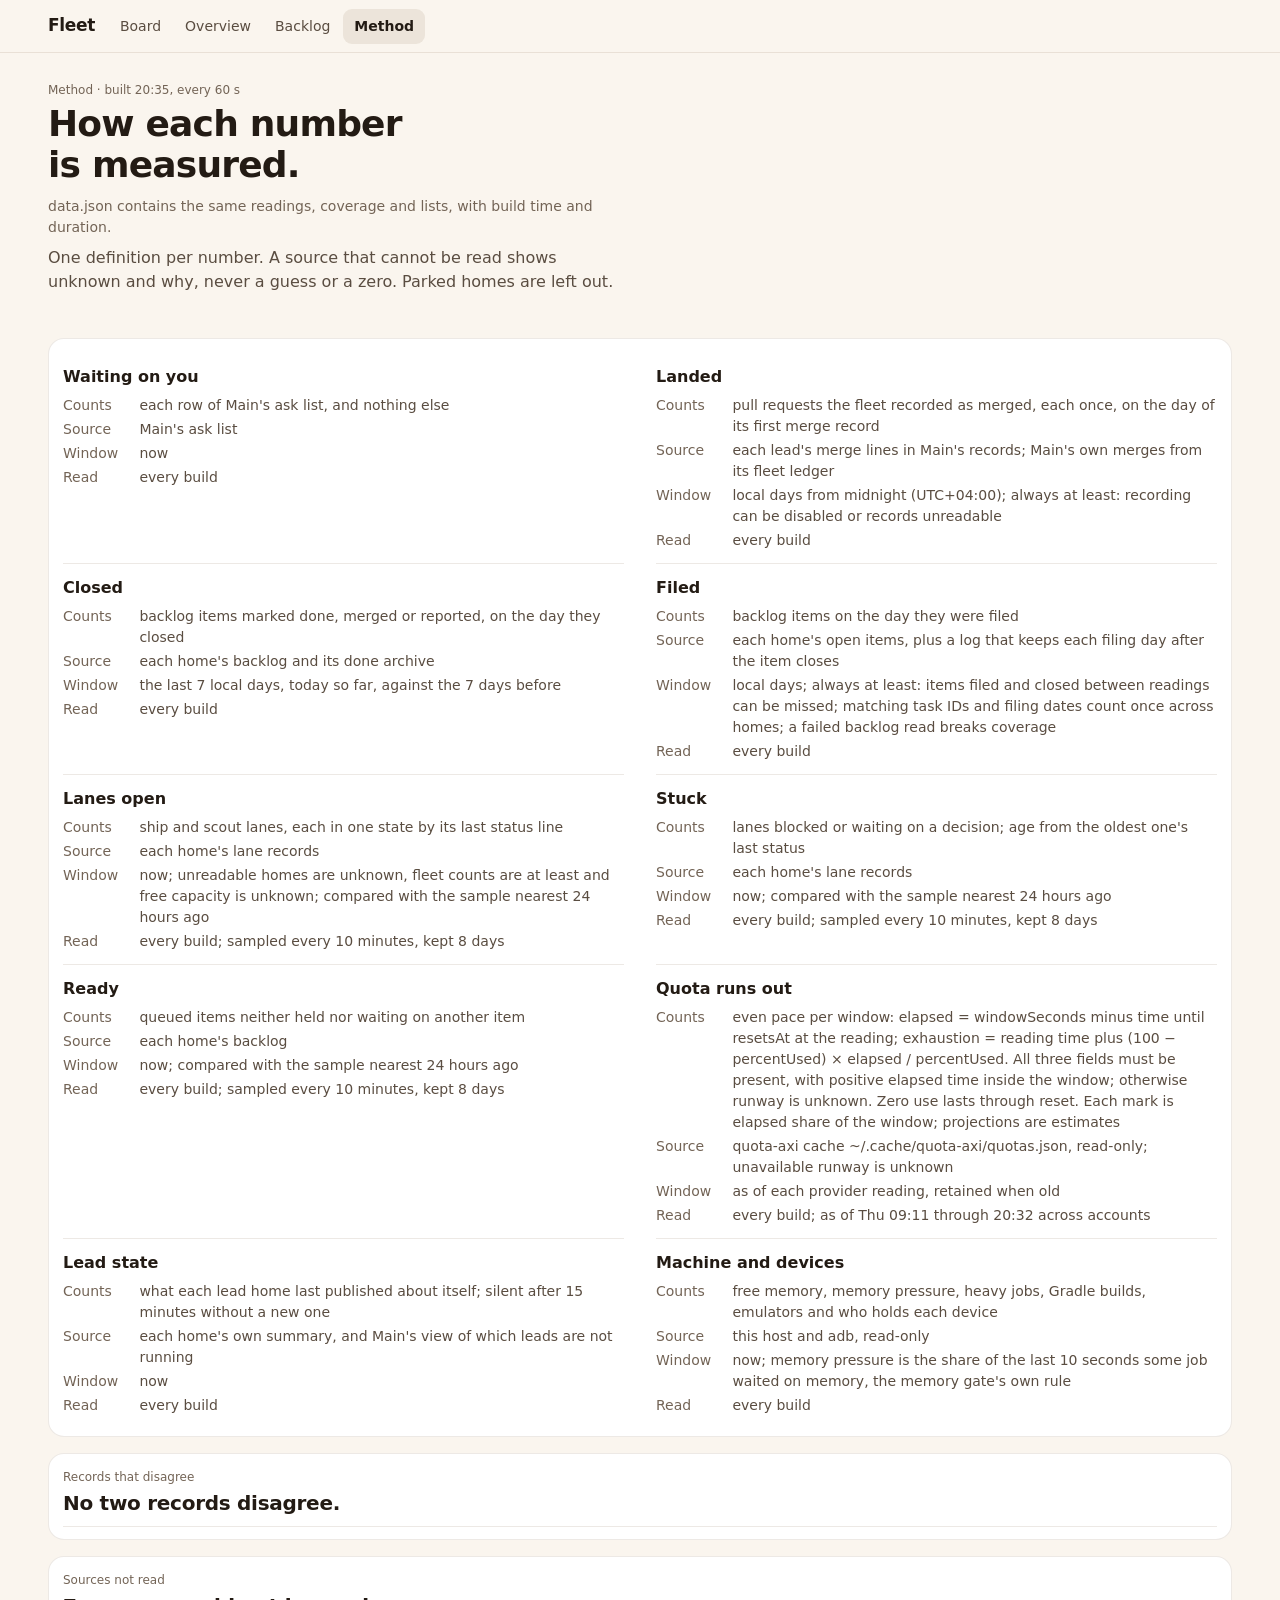
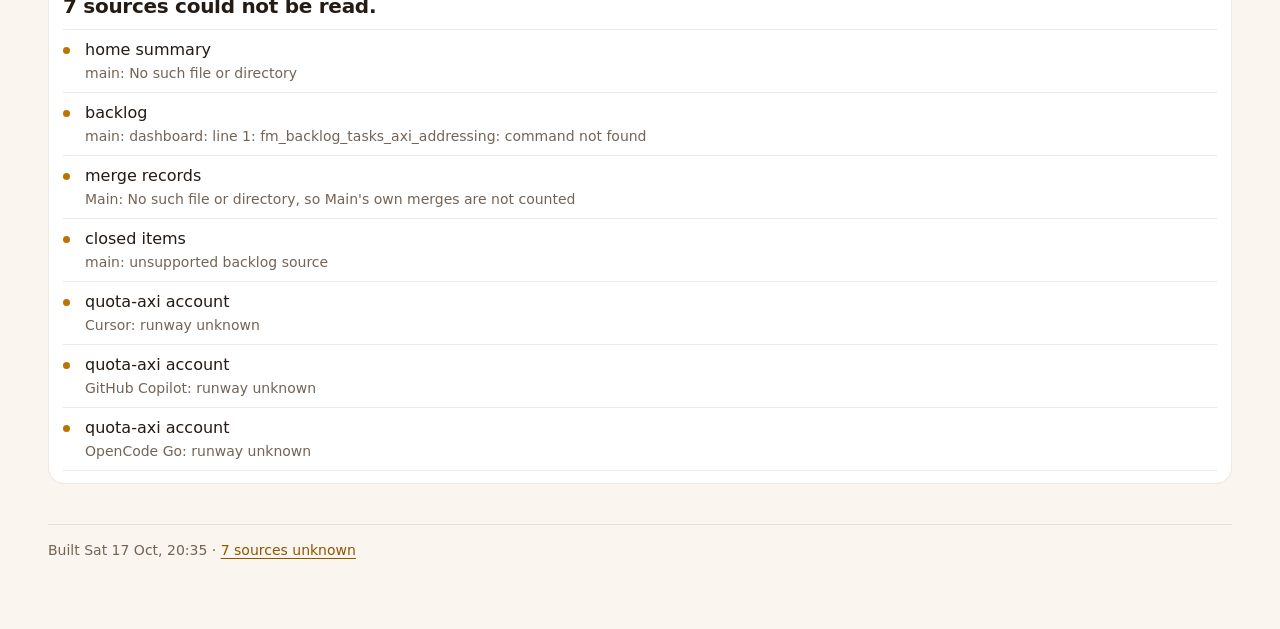
<file: .tmp-live/home/state/dashboard/measure.html>
<!doctype html>
<html lang="en"><head><meta charset="utf-8"><meta name="viewport" content="width=device-width,initial-scale=1">
<meta name="color-scheme" content="light dark"><meta http-equiv="refresh" content="60">
<title>Fleet method</title><style>:root{color-scheme:light dark;--bg:#faf5ee;--card:#ffffff;--text:#231b14;--text2:#5a4d41;--text3:#736456;--line:rgba(90,55,20,.11);--line2:rgba(90,55,20,.22);--bar:#4a3f36;--track:rgba(90,55,20,.09);--tick:#231b14;--acc:#c84f00;--in:#007ea6;--vio:#a07cdb;--ok:#1a7a3c;--okbar:#218a45;--warn:#8f5600;--warnbar:#bb7400;--bad:#c72c4c}@media (prefers-color-scheme:dark){:root{--bg:#15110d;--card:#201a15;--text:#f6efe7;--text2:#d4c8ba;--text3:#a89a8a;--line:rgba(255,230,200,.09);--line2:rgba(255,230,200,.18);--bar:#d8ccbf;--track:rgba(255,230,200,.09);--tick:#f5eee6;--acc:#df6c32;--in:#10a8b0;--vio:#9a7de3;--ok:#5fd394;--okbar:#3eab5e;--warn:#f5ae39;--warnbar:#f5ae39;--bad:#f0546e}}*{box-sizing:border-box}html{-webkit-text-size-adjust:100%}body{margin:0;background:var(--bg);color:var(--text);font:16px/1.5 system-ui,-apple-system,BlinkMacSystemFont,"Segoe UI",Roboto,"Helvetica Neue",Arial,sans-serif;font-variant-numeric:tabular-nums;-webkit-font-smoothing:antialiased;text-rendering:optimizeLegibility}a{color:inherit;text-decoration:none}a:hover{text-decoration:underline;text-decoration-color:var(--line2);text-underline-offset:3px}.shell{max-width:780px;margin:0 auto;padding:0 16px 40px}/* nav */.brand{display:none}.brand b{font-size:16px;font-weight:600;letter-spacing:-.01em}.stamp{display:block;font-size:12px;color:var(--text3);margin-top:2px}.nav{display:flex;gap:16px;align-items:center;border-bottom:1px solid var(--line);overflow-x:auto;scrollbar-width:none}.nav a{font-size:14px;color:var(--text2);padding:12px 0 11px;border-bottom:1.5px solid transparent;margin-bottom:-1px;white-space:nowrap}.nav a:hover{text-decoration:none;color:var(--text)}.nav a[aria-current]{color:var(--text);border-bottom-color:var(--text);font-weight:500}.side-foot{display:none}main{padding-top:14px}/* type: 12 meta, 14 small, 16 body, 20 answers, 28/36 verdicts */.label{font-size:12px;color:var(--text3);margin:0;font-weight:500}.sh{display:flex;justify-content:space-between;align-items:baseline;gap:12px;margin:0 0 4px}.sh a{font-size:12px;color:var(--text2);white-space:nowrap}h1{text-wrap:balance;font-size:28px;line-height:1.15;letter-spacing:-.022em;font-weight:650;margin:0;max-width:24ch}.lede{text-wrap:pretty;font-size:16px;color:var(--text2);margin:8px 0 0;max-width:56ch}.lede a,.inl{color:var(--text);text-decoration:underline;text-decoration-color:var(--line2);text-underline-offset:3px}h2{font-size:20px;line-height:1.3;letter-spacing:-.014em;font-weight:600;margin:0 0 10px;text-wrap:balance}.meta{display:flex;flex-wrap:wrap;align-items:center;gap:4px 14px;margin-bottom:8px;font-size:12px;color:var(--text3)}.state{display:inline-flex;align-items:center;gap:7px;font-size:14px;font-weight:500}.ok{color:var(--ok)}.warn{color:var(--warn)}.bad{color:var(--bad)}.mut{color:var(--text3)}.sub{color:var(--text2)}a.warn{text-decoration:underline;text-decoration-color:currentColor;text-underline-offset:3px;text-decoration-thickness:1px}.dot{width:7px;height:7px;border-radius:50%;background:currentColor;flex:none;display:inline-block}.dot.idle{background:none;box-shadow:inset 0 0 0 1.5px var(--text3)}.dot.warn{background:var(--warnbar)}.dot.ok{background:var(--ok)}.sections{display:grid;gap:26px;margin-top:20px}.stack{display:grid;gap:28px;align-content:start;min-width:0}section{min-width:0}.more{display:inline-block;margin-top:10px;font-size:14px;color:var(--text2)}/* key-value rows */.rows{border-top:1px solid var(--line)}.kv{display:grid;grid-template-columns:minmax(0,1fr) 48px 2.6em 6.6em;align-items:center;column-gap:10px;min-height:40px;border-bottom:1px solid var(--line)}.kv .k{color:var(--text2);white-space:nowrap;overflow:hidden;text-overflow:ellipsis}.kv .v{text-align:right;font-weight:600;white-space:nowrap;letter-spacing:-.01em}.kv .d{font-size:12px;color:var(--text3);white-space:nowrap}.kv .d.warn{color:var(--warn)}.ge{font-weight:400;color:var(--text3);margin-right:1px}.spark{display:block;width:48px;height:18px;color:var(--text3)}.wo,.wonly{display:none}.nw{white-space:nowrap}/* items: what / where / why */.item{display:grid;grid-template-columns:14px minmax(0,1fr) auto;column-gap:8px;padding:8px 0;border-bottom:1px solid var(--line);align-items:baseline}.item .dot{transform:translateY(-1px)}.item .t{font-weight:500;min-width:0;overflow-wrap:anywhere}.item .w{grid-column:2/4;font-size:14px;color:var(--text3);margin-top:1px}.item .h{font-size:14px;color:var(--text2);white-space:nowrap}.cline{display:grid;grid-template-columns:14px minmax(0,1fr);column-gap:8px;align-items:baseline;font-size:14px;color:var(--text2);padding:10px 0 0}.cline .dot{transform:translateY(-1px)}/* homes */.home{display:grid;grid-template-columns:minmax(0,1fr) repeat(3,3.4em);grid-template-areas:"n a b c" "s s s s";column-gap:6px;padding:10px 0;border-bottom:1px solid var(--line);align-items:baseline}.home.head{padding:0 0 6px;font-size:12px;color:var(--text3);line-height:1.25;align-items:end}.home .n{grid-area:n;display:flex;align-items:center;gap:9px;font-weight:550}.home .s{grid-area:s;font-size:14px;color:var(--text2);padding-left:16px;margin-top:1px}.home .f{text-align:right}.home .fa{grid-area:a}.home .fb{grid-area:b}.home .fc{grid-area:c}.home.head .s{display:none}.z{color:var(--text3)}/* lane split */.split{display:flex;height:10px;gap:2px;margin:2px 0 12px}.split i{display:block;height:100%;background:var(--bar)}.split i.l2{opacity:.6}.split i.l3{opacity:.35}.split i.wb{background:var(--warnbar)}.lane{display:grid;grid-template-columns:12px minmax(0,1fr) 2.4em;column-gap:8px;padding:8px 0;border-bottom:1px solid var(--line);align-items:baseline}.lane .sw2{width:9px;height:9px;border-radius:2px;background:var(--bar);transform:translateY(0)}.lane .sw2.l2{opacity:.6}.lane .sw2.l3{opacity:.35}.lane .sw2.wb{background:var(--warnbar)}.lane .c{text-align:right;font-weight:600}.lane .w{grid-column:2/4;font-size:14px;color:var(--text3)}.lane.tot{border-bottom:0;border-top:1px solid var(--line2);margin-top:-1px}.lane.tot .k{font-weight:600}.split i.ol,.sw2.ol{background:none;box-shadow:inset 0 0 0 1.5px var(--text3)}/* grouped lists: switch, collapsible groups, visible sum */.gsw{display:flex;align-items:center;gap:10px;margin:18px 0 0;font-size:12px;color:var(--text3)}.seg{display:inline-flex;gap:2px;padding:2px;border:1px solid var(--line2);border-radius:8px}.seg a{padding:4px 11px;border-radius:6px;color:var(--text2);white-space:nowrap;line-height:1.4}.seg a:hover{text-decoration:none;color:var(--text)}.seg a[aria-current]{background:var(--track);color:var(--text);font-weight:600}.gl{border-top:1px solid var(--line)}details.g{border-bottom:1px solid var(--line)}details.g>summary{list-style:none;cursor:pointer;display:grid;grid-template-columns:16px minmax(0,1fr) auto;grid-template-areas:"cv gn gc" ". gs gs";column-gap:8px;align-items:baseline;padding:10px 0}details.g>summary::-webkit-details-marker{display:none}.cv{grid-area:cv;align-self:start;height:24px;display:flex;align-items:center}.cv::before{content:"";width:6px;height:6px;border-right:1.5px solid var(--text3);border-bottom:1.5px solid var(--text3);transform:translate(2px,-2px) rotate(45deg)}details.g:not([open]) .cv::before{transform:translate(0,0) rotate(-45deg)}details.g[open] .gs.cl{display:none}.gn{grid-area:gn;font-weight:600}.gn .sw2{display:inline-block;width:9px;height:9px;border-radius:2px;background:var(--bar);margin-right:9px;vertical-align:0}.gn .sw2.l3{opacity:.35}.gn .sw2.wb{background:var(--warnbar)}.gn .sw2.ol{background:none}.gn .sw2.no{visibility:hidden}.gc{grid-area:gc;font-weight:600;text-align:right}.gs{grid-area:gs;font-size:14px;color:var(--text3)}.gb{padding:0 0 10px 24px;font-size:14px}.gr{display:grid;grid-template-columns:6.5em minmax(0,1fr) 2.4em;column-gap:12px;align-items:baseline;padding:3px 0}.gr .n{color:var(--text)}.gr .w{color:var(--text3)}.gr .c{grid-column:3;text-align:right;color:var(--text2)}.gr.st .n{grid-column:1/3}.gr .sw2{display:inline-block;width:8px;height:8px;border-radius:2px;background:var(--bar);margin-right:9px}.gr .sw2.l3{opacity:.35}.gr .sw2.wb{background:var(--warnbar)}.gr .sw2.ol{background:none}.gr.dv{grid-template-columns:minmax(0,1fr)}.homes.nl .home{grid-template-columns:minmax(0,1fr) repeat(2,3.4em);grid-template-areas:"n b c" "s s s"}.gtot{display:flex;justify-content:space-between;align-items:baseline;gap:12px;padding:10px 0 0;border-top:1px solid var(--line2);margin-top:-1px}.gtot .k{font-weight:600}.gtot .sum{font-size:14px;color:var(--text3);white-space:nowrap}.gtot .sum b{font-size:16px;color:var(--text);font-weight:600;margin-left:3px}.ks{display:block;font-size:12px;color:var(--text3);line-height:1.3}.kv .k.span{grid-column:1/3;padding:4px 0}/* tables */table{width:100%;border-collapse:collapse}th{font-size:12px;font-weight:500;color:var(--text3);text-align:right;padding:0 0 6px 8px;vertical-align:bottom;line-height:1.25}th:first-child,td:first-child{text-align:left;padding-left:0}td{text-align:right;padding:9px 0 9px 8px;border-top:1px solid var(--line)}tbody tr:last-child td{border-bottom:1px solid var(--line)}tfoot td{font-weight:600;border-top:1px solid var(--line2);border-bottom:0}td.l,th.l{text-align:left}td .bf,th.bfc,td.bfc{display:none}.tt td{vertical-align:top}.tt td:first-child{color:var(--text)}.tt td.l{color:var(--text2);font-size:14px}.tt th.l{width:46%}/* totals equation */.eq{display:flex;flex-wrap:wrap;align-items:flex-end;gap:6px 14px;border-top:1px solid var(--line);border-bottom:1px solid var(--line);padding:12px 0}.eq div span{display:block;font-size:12px;color:var(--text3)}.eq div b{display:block;font-size:20px;font-weight:600;letter-spacing:-.015em;line-height:1.3}.eq .op{font-size:20px;color:var(--text3);line-height:1.3}.eq small{font-size:14px;font-weight:400;color:var(--text2)}/* charts */.chart svg{display:block;width:100%;height:120px}.cols{display:grid;text-align:center;font-size:12px;color:var(--text3);border-top:1px solid var(--line2);padding-top:6px}.cols b{display:block;font-size:14px;font-weight:600;color:var(--text)}.cols i{font-style:normal}.legend{display:flex;flex-wrap:wrap;gap:6px 16px;font-size:14px;color:var(--text2);margin:0 0 10px}.sw{display:inline-block;width:10px;height:10px;border-radius:2px;margin-right:6px;vertical-align:-1px}.sw.f{background:var(--bar)}.sw.o{box-shadow:inset 0 0 0 1.5px var(--text2)}.note{font-size:14px;color:var(--text3);margin:10px 0 0;max-width:62ch}.unk{display:flex;justify-content:space-between;gap:12px;padding:10px 0;border-bottom:1px solid var(--line);color:var(--text2)}.unk b{font-weight:500;color:var(--text3)}/* feed */.feed .item{grid-template-columns:3.4em minmax(0,1fr) auto}.feed.nt .item{grid-template-columns:minmax(0,1fr) auto}.feed.nt .item .w{grid-column:1/3}.feed .tm{font-size:14px;color:var(--text3)}/* quota */.acct{padding:14px 0 16px;border-bottom:1px solid var(--line)}.acct:first-child{border-top:1px solid var(--line)}.acct-h{display:flex;justify-content:space-between;align-items:baseline;gap:4px 12px;flex-wrap:wrap}.acct-h b{font-weight:600}.acct-h .r{font-size:14px;font-weight:500}.acct-meta{font-size:14px;color:var(--text3);margin-top:1px}.win{display:grid;grid-template-columns:minmax(0,1fr) 3.2em;grid-template-areas:"l p" "b b" "x x";column-gap:10px;margin-top:12px}.win .l{grid-area:l;font-size:14px;color:var(--text2)}.win .p{grid-area:p;text-align:right;font-weight:600}.win svg{grid-area:b;display:block;width:100%;height:12px;margin:4px 0 2px;overflow:visible}.win .x{grid-area:x;font-size:12px;color:var(--text3)}.meter .tr{fill:var(--track)}.meter .fi{fill:var(--bar)}.meter .fi.w{fill:var(--warnbar)}.meter .fi.m{fill:var(--text3);opacity:.55}.meter .tk{stroke:var(--tick);stroke-width:1.5}.users{font-size:14px;color:var(--text3);margin-top:12px}.users b{font-weight:500;color:var(--text2)}.two table{margin-top:22px}.grp{font-size:12px;color:var(--text3);font-weight:500;margin:16px 0 4px}.grp:first-of-type{margin-top:0}footer{margin-top:40px;padding-top:14px;border-top:1px solid var(--line);font-size:14px;color:var(--text3);line-height:1.6}footer p{margin:0 0 4px}footer a{color:var(--text2);text-decoration:underline;text-decoration-color:var(--line2);text-underline-offset:3px}@media (min-width:600px){ main{padding-top:24px} h1{font-size:36px} .sections{gap:36px;margin-top:28px} .stack{gap:36px} .kv{grid-template-columns:minmax(0,1fr) 72px 2.8em 13em;column-gap:16px;min-height:44px} .spark{width:72px;height:22px} .wo{display:inline}.wonly{display:block} .item .w{grid-column:2/3} .feed.nt .item .w{grid-column:1/2} .home{grid-template-columns:9em minmax(0,1fr) repeat(3,4.6em);grid-template-areas:"n s a b c";column-gap:12px} .home .s{padding-left:0;margin-top:0} .home.head .s{display:block;visibility:hidden} td .bf{display:block;margin:0 auto} th.bfc,td.bfc{display:table-cell;width:42%} th.bfc{text-align:center} .chart svg{height:140px} details.g>summary{grid-template-columns:16px auto minmax(0,1fr) auto;grid-template-areas:"cv gn gs gc";column-gap:10px} .homes.nl .home{grid-template-columns:9em minmax(0,1fr) repeat(2,4.6em);grid-template-areas:"n s b c"}}@media (max-width:1099px){ .ov>.stack{display:contents} .a-out{order:1}.a-slow{order:2}.a-lanes{order:3}.a-homes{order:4}.a-dev{order:5}}@media (min-width:1100px){ .shell{max-width:1312px;padding:0 48px 64px} main{padding-top:28px} .hero .meta{display:none} .sections{grid-template-columns:repeat(2,minmax(0,1fr));gap:52px 72px;margin-top:44px} .sections .wide{grid-column:1/-1} .stack{gap:52px} .accts{display:grid;grid-template-columns:repeat(2,minmax(0,1fr));column-gap:72px} .acct:nth-child(2){border-top:1px solid var(--line)} .two{display:grid;grid-template-columns:minmax(0,1fr) minmax(0,1fr);column-gap:72px;align-items:start} .two table{margin-top:0!important} .kv{grid-template-columns:minmax(0,1fr) 64px 2.8em 10.5em} .home{grid-template-columns:9em minmax(0,30em) repeat(3,minmax(4.6em,1fr))} .homes.nl .home{grid-template-columns:9em minmax(0,30em) repeat(2,minmax(4.6em,1fr))}}/* phase 2: grafts and live-only pieces */.unkv{color:var(--text3);font-weight:400;font-size:14px}.trust{margin-top:0}.trust a{color:var(--text2)}.trust a.warn{color:var(--warn)}.strip{display:flex;height:12px;gap:2px;margin:2px 0 8px}.strip i{flex:1;border-radius:2px;background:var(--bar)}.strip i.st{background:var(--warnbar)}.strip i.fr{background:none;box-shadow:inset 0 0 0 1.5px var(--line2)}.sw.mv{background:var(--bar)}.sw.st{background:var(--warnbar)}.sw.fr{box-shadow:inset 0 0 0 1.5px var(--line2)}.gr .n{min-width:0;overflow:hidden;text-overflow:ellipsis}.gb .gr{grid-template-columns:minmax(0,1fr) auto 2.4em}.gb .gr .w{font-size:13px;text-align:right}@media (max-width:599px){.gb .gr{grid-template-columns:minmax(0,1fr) 2.4em}.gb .gr .w{grid-column:1/-1;grid-row:2;text-align:left}}.iol{border-top:1px solid var(--line)}.iob{display:grid;grid-template-columns:6em minmax(0,1fr);grid-template-areas:"lab bars" ". nums";column-gap:12px;padding:10px 0;border-bottom:1px solid var(--line)}.iob .lab{grid-area:lab;color:var(--text2)}.iob .bars{grid-area:bars;display:grid;gap:4px;align-content:center}.iob .nums{grid-area:nums;font-size:13px;color:var(--text3)}.io{display:block;height:9px;border-radius:2px;min-width:0}.io.out{background:var(--bar)}.io.in{box-shadow:inset 0 0 0 1.5px var(--text2)}.iol+.legend{margin-top:10px}.ro{display:grid;grid-template-columns:auto minmax(0,1fr);column-gap:12px;padding:10px 0;border-bottom:1px solid var(--line);align-items:baseline}.ro>b{font-size:20px;font-weight:600;letter-spacing:-.015em}.ro .rn{font-size:14px;color:var(--text2)}.ro .rn b{color:var(--text)}.ro .bar,.mm .bar{grid-column:1/-1;display:block;height:6px;background:var(--track);border-radius:3px;margin:6px 0 3px;overflow:hidden}.ro .bar i,.mm .bar i{display:block;height:100%;background:var(--bar)}.ro .bar i.w,.mm .bar i.warn{background:var(--warnbar)}.mm .bar i.bad{background:var(--bad)}.ro small,.mm small{grid-column:1/-1;font-size:12px;color:var(--text3)}.mach{margin-top:18px}.mm{display:grid;grid-template-columns:minmax(0,1fr) auto;column-gap:12px;padding:8px 0;border-bottom:1px solid var(--line);align-items:baseline}.mm:first-child{border-top:1px solid var(--line)}.mm>span{color:var(--text2)}.mm>b{font-weight:600}.mm>b small{font-size:12px;font-weight:400;color:var(--text3);grid-column:auto}.xl{display:none}.sm{font-size:13px}@media (min-width:1100px){.xl{display:block}.trust{margin-top:6px}}.gb .gr.st{display:block;padding:5px 0}.gb .gr.st .n{display:block;white-space:normal}.gb .gr.st .w{display:block;text-align:left;grid-column:auto}.kv .ks{white-space:normal}.kv .k.wide{grid-column:1/3}.kv .dw{display:block;white-space:normal;line-height:1.3}.item.feed{grid-template-columns:4.2em minmax(0,1fr) auto}.item.feed .tm{white-space:nowrap}.item.feed .w{display:-webkit-box;-webkit-line-clamp:2;-webkit-box-orient:vertical;overflow:hidden}.item.feed .tm{font-size:14px;color:var(--text3)}/* visual-first: cards, tiles and charts */.c-ok{--c:var(--okbar)}.c-warn{--c:var(--warnbar)}.c-bad{--c:var(--bad)}.c-in{--c:var(--in)}.c-out{--c:var(--acc)}.c-vio{--c:var(--vio)}.c-mut{--c:var(--text3)}.hero.ov h1{display:flex;align-items:center;gap:12px;max-width:none}.hd{width:14px;height:14px;border-radius:50%;background:var(--c);flex:none;box-shadow:0 0 0 5px color-mix(in srgb,var(--c) 22%,transparent)}.tiles{display:grid;grid-template-columns:repeat(2,minmax(0,1fr));gap:10px;margin-top:18px}.tile{display:flex;flex-direction:column;min-width:0;background:var(--card);border:1px solid var(--line);border-radius:16px;padding:12px 12px 10px;color:inherit;position:relative;overflow:hidden}.tile:hover{text-decoration:none;border-color:var(--line2)}.tile.t-warn{box-shadow:inset 0 3px 0 var(--warnbar)}.tile.t-bad{box-shadow:inset 0 3px 0 var(--bad)}.tl{font-size:12px;font-weight:600;color:var(--text2);letter-spacing:.01em}.tv{display:flex;align-items:baseline;flex-wrap:wrap;gap:4px 8px;font-size:30px;font-weight:700;letter-spacing:-.03em;line-height:1.15;margin:2px 0 4px}.tv small{font-size:14px;font-weight:500;color:var(--text3);letter-spacing:0}.tv .unkv{font-size:13px;letter-spacing:0}.okv{color:var(--ok)}.dl{font-size:12px;font-weight:600;letter-spacing:0;padding:1px 7px;border-radius:999px;background:var(--track);color:var(--text2);white-space:nowrap}.dl.up{color:var(--ok);background:color-mix(in srgb,var(--ok) 14%,transparent)}.dl.down{color:var(--warn);background:color-mix(in srgb,var(--warnbar) 16%,transparent)}.ta{font-size:11px;line-height:1.35;color:var(--text3);margin-top:auto;padding-top:6px}.tc{flex-basis:100%;font-size:12px;font-weight:500;letter-spacing:0;color:var(--text3)}.mini b{font-weight:600;color:var(--text)}.tsp.ok .ln{stroke:var(--okbar)}.tsp.ok .ar{fill:var(--okbar)}.tsp.warn .ln{stroke:var(--warnbar)}.tsp.warn .ar{fill:var(--warnbar)}.tsp.bad .ln{stroke:var(--bad)}.tsp.bad .ar{fill:var(--bad)}.gauge+.mini,.tv:has(.gauge)+.mini{margin-top:6px}.mini+.tsp{margin-top:6px}.tsp{display:block;width:100%;height:34px}.tsp .ln{fill:none;stroke-width:2;stroke-linejoin:round}.tsp .ar{stroke:none;opacity:.16}.tsp.out .ln{stroke:var(--acc)}.tsp.out .ar{fill:var(--acc)}.tsp.in .ln{stroke:var(--in)}.tsp.in .ar{fill:var(--in)}.hit{fill:transparent}.donut{width:84px;height:84px;display:block;margin:2px 0}.donut,.gauge{letter-spacing:0}.donut circle{fill:none;stroke-width:4.2;stroke:var(--c)}.donut .tr{stroke:var(--track)}.donut .dc,.gauge .dc{font-size:9px;font-weight:700;fill:var(--text);text-anchor:middle;letter-spacing:-.3px}.donut .ds,.gauge .ds{font-size:4.2px;font-weight:500;letter-spacing:0;fill:var(--text3);text-anchor:middle}.tv:has(.donut),.tv:has(.gauge){margin:0}.gauge{width:110px;height:64px;display:block}.gauge path{fill:none;stroke-width:4.6;stroke-linecap:round;stroke:var(--c)}.gauge .tr{stroke:var(--track)}.gauge .dc{font-size:10px}.mini{display:flex;flex-wrap:wrap;gap:2px 10px;font-size:12px;color:var(--text2)}.mini span{display:inline-flex;align-items:center;gap:5px;white-space:nowrap}.mini i.free{background:none;box-shadow:inset 0 0 0 1.5px var(--line2)}.mini i,.lg i{width:8px;height:8px;border-radius:2px;background:var(--c);display:inline-block;flex:none}.sb{display:flex;gap:2px;height:10px;border-radius:5px;overflow:hidden;margin:4px 0}.sb.big{height:14px;margin:8px 0 6px}.sb i{display:block;min-width:3px;background:var(--c)}.sb i.free,.lg i.free{background:none;box-shadow:inset 0 0 0 1.5px var(--line2)}.s-building{--c:var(--acc)}.s-validating{--c:var(--in)}.s-finished{--c:var(--vio)}.s-waiting{--c:var(--text3)}.s-decision{--c:var(--warnbar)}.s-blocked{--c:var(--bad)}.k.out{--c:var(--acc)}.k.in{--c:var(--in)}.k.y{opacity:.55}.k.p50{--c:var(--acc)}.k.p85{--c:var(--vio)}.k.ok{--c:var(--okbar)}.k.bad{--c:var(--bad)}.k.mut{--c:var(--text3)}.lg{display:flex;flex-wrap:wrap;gap:4px 14px;font-size:12px;color:var(--text2);margin:2px 0 8px}.lg span{display:inline-flex;align-items:center;gap:6px;white-space:nowrap}.lg .k.y{opacity:1}.lg .k.y i,.lg i.k.y{opacity:.5}.cards{display:grid;gap:12px;margin-top:12px}.card{background:var(--card);border:1px solid var(--line);border-radius:16px;padding:14px 14px 12px;min-width:0}.ch{display:flex;justify-content:space-between;align-items:baseline;gap:10px}.ch h3{font-size:16px;font-weight:650;letter-spacing:-.01em;margin:0}.cm{font-size:12px;color:var(--text2);white-space:nowrap}.cw{font-size:11px;color:var(--text3);margin:0 0 10px}.cf{display:grid;grid-template-columns:auto minmax(0,1fr);column-gap:6px}.ya{display:flex;flex-direction:column;justify-content:space-between;height:var(--ch);font-size:11px;color:var(--text3);text-align:right;line-height:1;margin-top:-1px}.pl svg{display:block;width:100%;height:var(--ch);overflow:visible}.xa{display:grid;font-size:11px;color:var(--text3);margin-top:4px}.xa span{text-align:center;white-space:nowrap}.gl{stroke:var(--line);stroke-width:1}.ln{fill:none;stroke-width:2.5;stroke-linejoin:round;stroke-linecap:round}.ln.out{stroke:var(--acc)}.ln.in{stroke:var(--in)}.ln.y{stroke-width:1.6;stroke-dasharray:5 4;opacity:.7}.ln.p50{stroke:var(--acc)}.ln.p85{stroke:var(--vio);stroke-dasharray:6 4}.now{stroke:var(--text3);stroke-width:1;stroke-dasharray:2 3}.b.out{fill:var(--acc)}.b.in{fill:var(--in);opacity:.85}.hbs{display:grid;grid-template-columns:repeat(2,minmax(0,1fr));gap:6px 16px}.hb{display:grid;grid-template-columns:minmax(0,1fr) auto;align-items:baseline;color:inherit;padding:4px 0}.hb:hover{text-decoration:none}.hb .hn{font-size:13px;font-weight:600;white-space:nowrap;overflow:hidden;text-overflow:ellipsis}.hb .hv{font-size:14px;font-weight:700}.hb .hv small{font-size:11px;color:var(--text3);font-weight:500}.hb .sb{grid-column:1/-1;height:8px;margin:3px 0 0}.qb{display:grid;grid-template-columns:6.5em minmax(0,1fr) auto;align-items:center;gap:10px;padding:5px 0}.qn{font-size:13px;font-weight:600;white-space:nowrap;overflow:hidden;text-overflow:ellipsis}.qt{position:relative;height:10px;border-radius:5px;background:var(--track)}.qt i{position:absolute;inset:0 auto 0 0;border-radius:5px;background:var(--c)}.qt b{position:absolute;top:-3px;bottom:-3px;width:2px;margin-left:-1px;background:var(--tick);opacity:.55;border-radius:1px}.qr{font-size:12px;white-space:nowrap;text-align:right;min-width:6.5em}.qr.warn{font-weight:600}.sps{display:grid}.sp{display:grid;grid-template-columns:4.8em minmax(0,1fr) 3.4em 4.6em;align-items:center;gap:8px;padding:7px 0;border-top:1px solid var(--line);color:inherit}.sp:hover{text-decoration:none;background:var(--track)}.sp.sph{font-size:11px;color:var(--text3);border-top:0;padding-top:0}.sp.sph span:nth-child(n+3){text-align:right}.chip{font-size:11px;font-weight:700;text-align:center;padding:2px 0;border-radius:999px;color:var(--c);background:color-mix(in srgb,var(--c) 17%,transparent);white-space:nowrap}.sp .spw{font-size:13.5px;line-height:1.3;min-width:0}.sp .sn{font-size:15px;text-align:right}.sp .sa{font-size:12px;color:var(--text3);text-align:right;white-space:nowrap}.okn{color:var(--ok)}.card .gl,.card table{margin-top:4px}@media (min-width:600px){ .tiles{grid-template-columns:repeat(3,minmax(0,1fr));gap:12px}}@media (min-width:900px){ .cards{grid-template-columns:repeat(2,minmax(0,1fr));gap:14px} .cards .wide{grid-column:1/-1}}@media (min-width:1100px){ .tiles{grid-template-columns:repeat(6,minmax(0,1fr))}}.xa.xp{position:relative;display:block;height:1.3em}.xa.xp span{position:absolute;transform:translateX(-50%)}.xa.xp span:first-child{transform:none}.xa.xp span:last-child{transform:translateX(-100%)}.mm .bar i.ok{background:var(--okbar)}@media (min-width:600px){.devm{display:grid;grid-template-columns:minmax(0,1fr) minmax(0,1fr);column-gap:28px;align-items:start}.devm .mach{margin-top:0}}.sections section{background:var(--card);border:1px solid var(--line);border-radius:16px;padding:14px 14px 12px}.sections .stack{gap:12px}.sections{gap:12px}.io.out{background:var(--acc)}.io.in{box-shadow:inset 0 0 0 1.5px var(--in)}.legend .sw.f{background:var(--acc)}.legend .sw.o{box-shadow:inset 0 0 0 1.5px var(--in);background:none}@media (min-width:600px){.sections,.sections .stack{gap:14px}}@media (min-width:1100px){.sections{gap:16px}.sections .stack{gap:16px}}/* v4: top tabs, chips, bars on one scale, homes, definitions */.top{position:sticky;top:0;z-index:5;background:var(--bg);border-bottom:1px solid var(--line)}.topi{max-width:780px;margin:0 auto;padding:0 16px;display:flex;align-items:center;gap:6px 14px;min-height:52px;flex-wrap:wrap}.brand{display:block;font-size:17px;font-weight:750;letter-spacing:-.02em}.top .nav{border:0;gap:2px;flex:1}.top .nav a{padding:7px 11px;margin:0;border:0;border-radius:9px}.top .nav a[aria-current]{background:var(--track);color:var(--text);font-weight:600}.stamp{margin:0}.age{font-size:12px;font-weight:600;padding:4px 10px;border-radius:999px;background:var(--track);white-space:nowrap}.age::before{content:"● "}.age.ok{color:var(--ok)}.age.warn{color:var(--warn)}.age.bad{color:var(--bad)}.chips{display:flex;flex-wrap:wrap;gap:8px;margin-top:14px}.chip2{display:inline-flex;align-items:baseline;gap:6px;padding:6px 13px;border-radius:999px;font-size:14px;background:color-mix(in srgb,var(--c) 16%,var(--card));border:1px solid color-mix(in srgb,var(--c) 30%,transparent);color:var(--text);white-space:nowrap}.chip2:hover{text-decoration:none;background:color-mix(in srgb,var(--c) 26%,var(--card))}.chip2 i{font-style:normal;font-size:11px;color:var(--c)}.chip2 b{font-weight:700}.chip2 small{font-size:12px;color:var(--text2)}.tsp .ln{stroke:var(--text2)}.t-bad .tsp .ln{stroke:var(--bad)}.t-warn .tsp .ln{stroke:var(--warnbar)}.tile .sb.big{margin:8px 0 4px}.tv .dl{align-self:center}.b.out{fill:var(--okbar)}.b.in{fill:var(--text3);opacity:.75}.b.in.fl,.b.out.fl{opacity:.35}.k.out{--c:var(--okbar)}.k.in{--c:var(--text3)}.hbr{border-top:1px solid var(--line)}.hbr>summary,div.hbr{list-style:none;display:grid;grid-template-columns:12.5rem minmax(0,1fr) 7.2em;align-items:center;gap:12px;padding:9px 0}.hbr>summary{cursor:pointer}.hbr>summary::-webkit-details-marker{display:none}.hbl{font-size:14px;display:flex;align-items:center;gap:8px;white-space:nowrap}.hbl .sw2{width:10px;height:10px;border-radius:3px;background:var(--c);flex:none}.hbt{height:12px;border-radius:6px;background:var(--track);overflow:hidden}.hbt i{display:block;height:100%;background:var(--c);border-radius:6px}.hbv{text-align:right;font-size:13px;white-space:nowrap}.hbv b{font-size:16px;font-weight:700}.hbv small{color:var(--text3);font-size:12px;margin-left:2px}.hbv.z b{color:var(--text3);font-weight:500}details.hbr[open]>summary .hbl{font-weight:600}.hbr .gb{padding:0 0 10px 18px}i.s-waiting,.hbl .sw2.s-waiting{background:none;box-shadow:inset 0 0 0 1.5px var(--text3)}.hbr+.gtot{margin-top:0}.hrs{display:grid}.hr{display:grid;grid-template-columns:minmax(0,10.5em) minmax(0,1fr) repeat(3,4.4em);gap:10px;align-items:center;padding:9px 0;border-top:1px solid var(--line)}.hr.hh{font-size:11px;line-height:1.25;color:var(--text3);border-top:0;padding-top:0;align-items:end}.hname{display:flex;align-items:center;flex-wrap:wrap;gap:0 8px;min-width:0}.hname b{font-weight:600}.hname small{flex-basis:100%;padding-left:15px;font-size:12px;color:var(--warn)}.hst{display:grid;grid-template-columns:minmax(0,1fr) 3.6em;gap:8px;align-items:center}.hsc>span{display:block}.hst .sb{margin:0}.hst small{font-size:12px;color:var(--text3);white-space:nowrap}.hn{text-align:right;font-weight:600}.hr.hh .hn{font-weight:500}.qn{white-space:nowrap}.tile .qt{display:block;margin:12px 0 6px}.qt.unk{background:none;outline:1.5px dashed var(--line2);outline-offset:-1.5px}.qr.ok,.qr.mut{color:var(--text3)}.qr.bad{color:var(--bad)}.qr.warn{color:var(--warn)}.defs{display:grid;gap:4px 32px}.def{scroll-margin-top:72px;border-top:1px solid var(--line);padding:12px 0 8px}.def:first-child{border-top:0}.def:target{outline:2px solid var(--acc);outline-offset:4px;border-radius:6px}.def h3{margin:0 0 6px;font-size:16px}.def dl{display:grid;grid-template-columns:4.6em minmax(0,1fr);gap:3px 12px;margin:0;font-size:14px}.def dt{color:var(--text3)}.def dd{margin:0;color:var(--text2)}footer .trust a{color:var(--warn)}@media (max-width:519px){.hbr>summary,div.hbr{grid-template-columns:minmax(0,1fr) auto}.hbt{grid-column:1/-1;grid-row:2}.hr{grid-template-columns:minmax(0,1fr) repeat(3,3.6em)}.hst{grid-column:1/-1;grid-row:2}.hr.hh>span:nth-child(2){display:none}}@media (min-width:900px){.defs{grid-template-columns:repeat(2,minmax(0,1fr))}.def:nth-child(2){border-top:0}}@media (min-width:1100px){.topi{max-width:1312px;padding:0 48px}}.ctl{position:absolute;opacity:0;pointer-events:none}.actl{display:flex;flex-wrap:wrap;gap:8px;margin:12px 0 4px}.actl .seg label{display:inline-flex;align-items:center;min-height:36px;padding:8px 11px;border-radius:6px;color:var(--text2);cursor:pointer;white-space:nowrap;font-size:14px}.ktag{display:inline-block;margin-right:6px;padding:0 5px;border:1px solid var(--line2);border-radius:5px;font-size:12px;font-weight:400;color:var(--text2);white-space:nowrap}.rows.asks{display:flex;flex-direction:column}.rows.asks .item{order:var(--n)}#as-old:checked ~ .rows.asks .item{order:var(--o)}#at-yn:checked ~ .rows.asks .item:not(.k-yn),#at-pick:checked ~ .rows.asks .item:not(.k-pick),#at-approval:checked ~ .rows.asks .item:not(.k-approval){display:none}#as-new:checked ~ .actl label[for=as-new]{background:var(--track);color:var(--text);font-weight:600}#as-new:focus-visible ~ .actl label[for=as-new]{outline:2px solid var(--acc);outline-offset:2px}#as-old:checked ~ .actl label[for=as-old]{background:var(--track);color:var(--text);font-weight:600}#as-old:focus-visible ~ .actl label[for=as-old]{outline:2px solid var(--acc);outline-offset:2px}#at-all:checked ~ .actl label[for=at-all]{background:var(--track);color:var(--text);font-weight:600}#at-all:focus-visible ~ .actl label[for=at-all]{outline:2px solid var(--acc);outline-offset:2px}#at-yn:checked ~ .actl label[for=at-yn]{background:var(--track);color:var(--text);font-weight:600}#at-yn:focus-visible ~ .actl label[for=at-yn]{outline:2px solid var(--acc);outline-offset:2px}#at-pick:checked ~ .actl label[for=at-pick]{background:var(--track);color:var(--text);font-weight:600}#at-pick:focus-visible ~ .actl label[for=at-pick]{outline:2px solid var(--acc);outline-offset:2px}#at-approval:checked ~ .actl label[for=at-approval]{background:var(--track);color:var(--text);font-weight:600}#at-approval:focus-visible ~ .actl label[for=at-approval]{outline:2px solid var(--acc);outline-offset:2px}</style></head>
<body><header class="top"><div class="topi"><b class="brand">Fleet</b><nav class="nav" aria-label="Pages"><a href="./">Board</a><a href="/#/overview">Overview</a><a href="backlog">Backlog</a><a href="measure" aria-current=page>Method</a></nav><span class="stamp"><!--age--></span></div></header>
<div class="shell"><main>
<div class="hero">
<div class="sh"><p class="label">Method · built 20:35, every 60 s</p></div>
<h1>How each number is measured.</h1>
<p class="note"><a href="data.json">data.json</a> contains the same readings, coverage and lists, with build time and duration.</p>
<p class="lede">One definition per number. A source that cannot be read shows unknown and why, never a guess or a zero. Parked homes are left out.</p>
</div>
<div class="sections">
<section class="wide defs"><div class="def" id="m-asks"><h3>Waiting on you</h3><dl><dt>Counts</dt><dd>each row of Main&#x27;s ask list, and nothing else</dd><dt>Source</dt><dd>Main&#x27;s ask list</dd><dt>Window</dt><dd>now</dd><dt>Read</dt><dd>every build</dd></dl></div><div class="def" id="m-landed"><h3>Landed</h3><dl><dt>Counts</dt><dd>pull requests the fleet recorded as merged, each once, on the day of its first merge record</dd><dt>Source</dt><dd>each lead&#x27;s merge lines in Main&#x27;s records; Main&#x27;s own merges from its fleet ledger</dd><dt>Window</dt><dd>local days from midnight (UTC+04:00); always at least: recording can be disabled or records unreadable</dd><dt>Read</dt><dd>every build</dd></dl></div><div class="def" id="m-closed"><h3>Closed</h3><dl><dt>Counts</dt><dd>backlog items marked done, merged or reported, on the day they closed</dd><dt>Source</dt><dd>each home&#x27;s backlog and its done archive</dd><dt>Window</dt><dd>the last 7 local days, today so far, against the 7 days before</dd><dt>Read</dt><dd>every build</dd></dl></div><div class="def" id="m-filed"><h3>Filed</h3><dl><dt>Counts</dt><dd>backlog items on the day they were filed</dd><dt>Source</dt><dd>each home&#x27;s open items, plus a log that keeps each filing day after the item closes</dd><dt>Window</dt><dd>local days; always at least: items filed and closed between readings can be missed; matching task IDs and filing dates count once across homes; a failed backlog read breaks coverage</dd><dt>Read</dt><dd>every build</dd></dl></div><div class="def" id="m-lanes"><h3>Lanes open</h3><dl><dt>Counts</dt><dd>ship and scout lanes, each in one state by its last status line</dd><dt>Source</dt><dd>each home&#x27;s lane records</dd><dt>Window</dt><dd>now; unreadable homes are unknown, fleet counts are at least and free capacity is unknown; compared with the sample nearest 24 hours ago</dd><dt>Read</dt><dd>every build; sampled every 10 minutes, kept 8 days</dd></dl></div><div class="def" id="m-stuck"><h3>Stuck</h3><dl><dt>Counts</dt><dd>lanes blocked or waiting on a decision; age from the oldest one&#x27;s last status</dd><dt>Source</dt><dd>each home&#x27;s lane records</dd><dt>Window</dt><dd>now; compared with the sample nearest 24 hours ago</dd><dt>Read</dt><dd>every build; sampled every 10 minutes, kept 8 days</dd></dl></div><div class="def" id="m-ready"><h3>Ready</h3><dl><dt>Counts</dt><dd>queued items neither held nor waiting on another item</dd><dt>Source</dt><dd>each home&#x27;s backlog</dd><dt>Window</dt><dd>now; compared with the sample nearest 24 hours ago</dd><dt>Read</dt><dd>every build; sampled every 10 minutes, kept 8 days</dd></dl></div><div class="def" id="m-quota"><h3>Quota runs out</h3><dl><dt>Counts</dt><dd>even pace per window: elapsed = windowSeconds minus time until resetsAt at the reading; exhaustion = reading time plus (100 − percentUsed) × elapsed / percentUsed. All three fields must be present, with positive elapsed time inside the window; otherwise runway is unknown. Zero use lasts through reset. Each mark is elapsed share of the window; projections are estimates</dd><dt>Source</dt><dd>quota-axi cache ~/.cache/quota-axi/quotas.json, read-only; unavailable runway is unknown</dd><dt>Window</dt><dd>as of each provider reading, retained when old</dd><dt>Read</dt><dd>every build; as of Thu 09:11 through 20:32 across accounts</dd></dl></div><div class="def" id="m-leads"><h3>Lead state</h3><dl><dt>Counts</dt><dd>what each lead home last published about itself; silent after 15 minutes without a new one</dd><dt>Source</dt><dd>each home&#x27;s own summary, and Main&#x27;s view of which leads are not running</dd><dt>Window</dt><dd>now</dd><dt>Read</dt><dd>every build</dd></dl></div><div class="def" id="m-machine"><h3>Machine and devices</h3><dl><dt>Counts</dt><dd>free memory, memory pressure, heavy jobs, Gradle builds, emulators and who holds each device</dd><dt>Source</dt><dd>this host and adb, read-only</dd><dt>Window</dt><dd>now; memory pressure is the share of the last 10 seconds some job waited on memory, the memory gate&#x27;s own rule</dd><dt>Read</dt><dd>every build</dd></dl></div></section>
<section id="records" class="wide">
<div class="sh"><p class="label">Records that disagree</p></div>
<h2>No two records disagree.</h2>
<div class="rows"></div>
</section>
<section id="unknown" class="wide">
<div class="sh"><p class="label">Sources not read</p></div>
<h2>7 sources could not be read.</h2>
<div class="rows"><div class="item"><span class="dot warn"></span><span class="t">home summary</span><span class="h"></span><span class="w">main: No such file or directory</span></div><div class="item"><span class="dot warn"></span><span class="t">backlog</span><span class="h"></span><span class="w">main: dashboard: line 1: fm_backlog_tasks_axi_addressing: command not found</span></div><div class="item"><span class="dot warn"></span><span class="t">merge records</span><span class="h"></span><span class="w">Main: No such file or directory, so Main&#x27;s own merges are not counted</span></div><div class="item"><span class="dot warn"></span><span class="t">closed items</span><span class="h"></span><span class="w">main: unsupported backlog source</span></div><div class="item"><span class="dot warn"></span><span class="t">quota-axi account</span><span class="h"></span><span class="w">Cursor: runway unknown</span></div><div class="item"><span class="dot warn"></span><span class="t">quota-axi account</span><span class="h"></span><span class="w">GitHub Copilot: runway unknown</span></div><div class="item"><span class="dot warn"></span><span class="t">quota-axi account</span><span class="h"></span><span class="w">OpenCode Go: runway unknown</span></div></div>
</section>
</div>

<footer><p>Built Sat 17 Oct, 20:35 · <span class="trust"><a class="warn" href="measure#unknown">7 sources unknown</a></span></p></footer>
</main></div></body></html>
</file>
